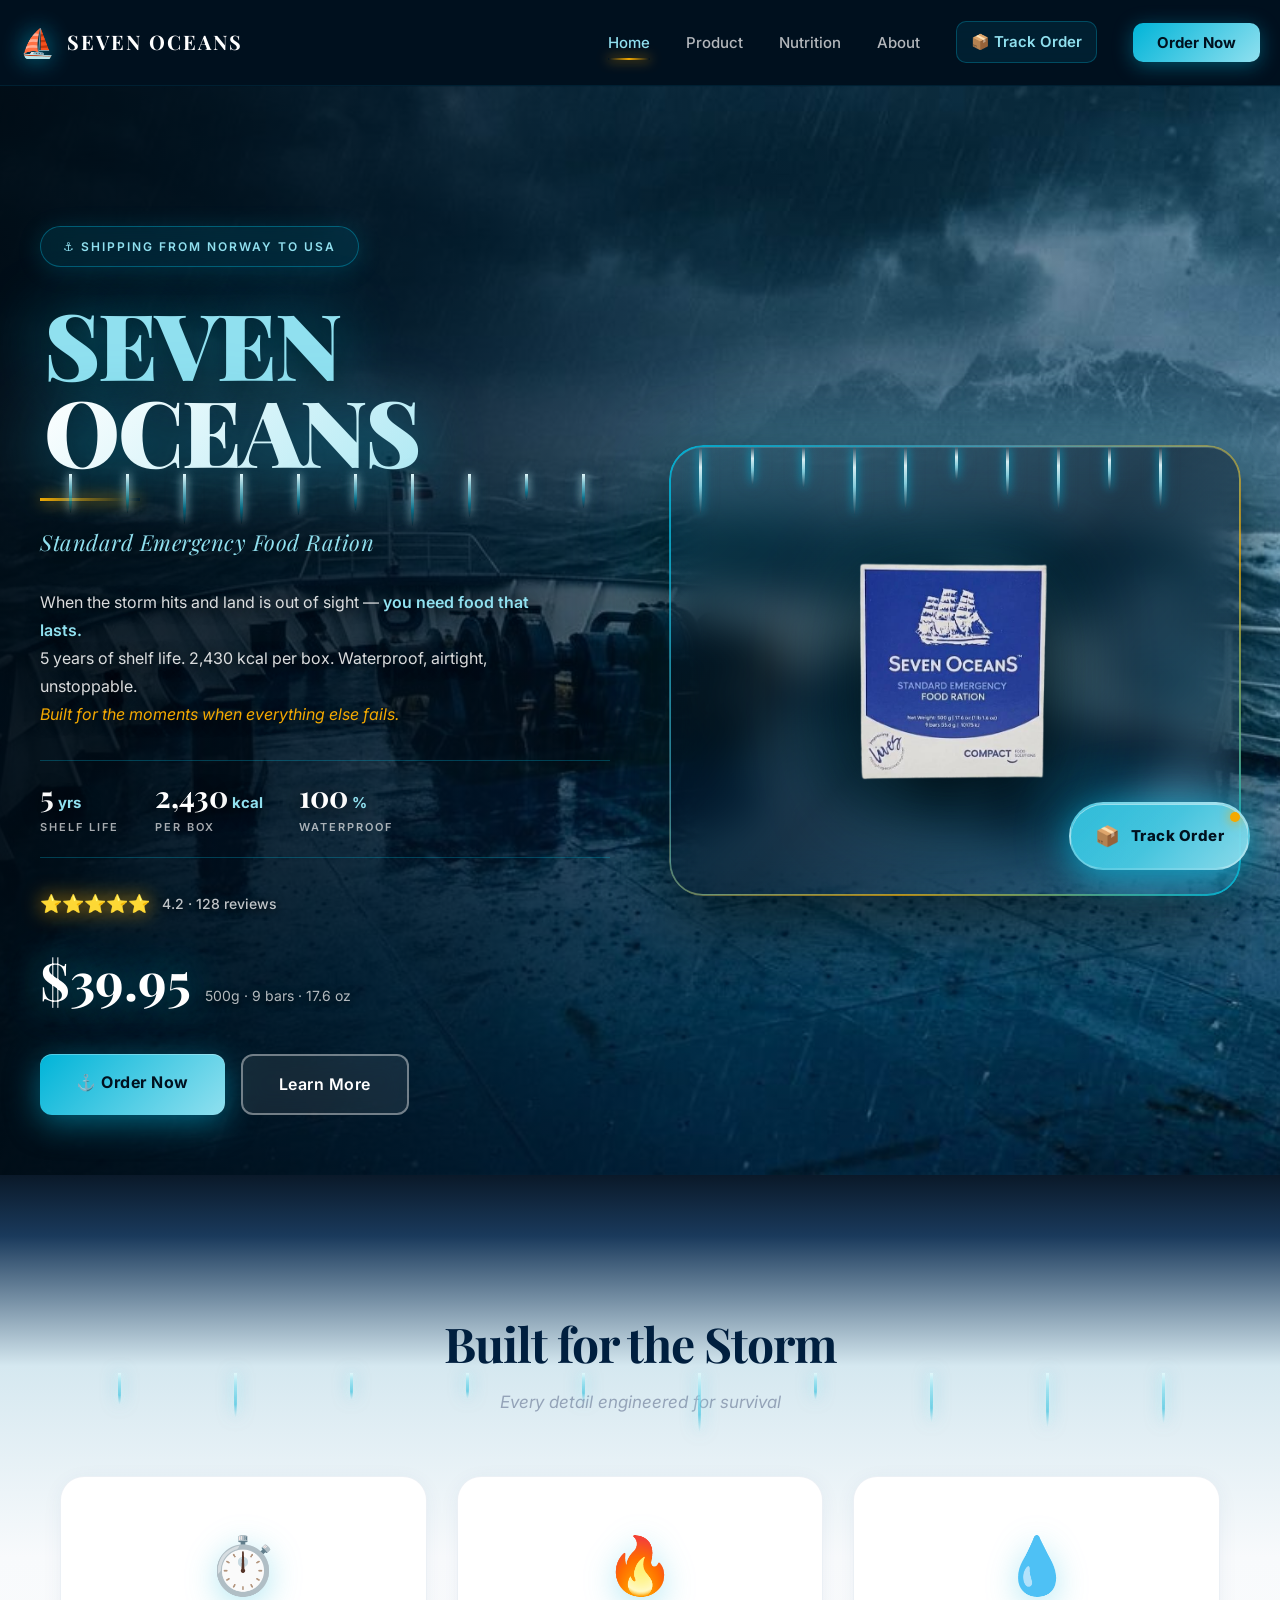
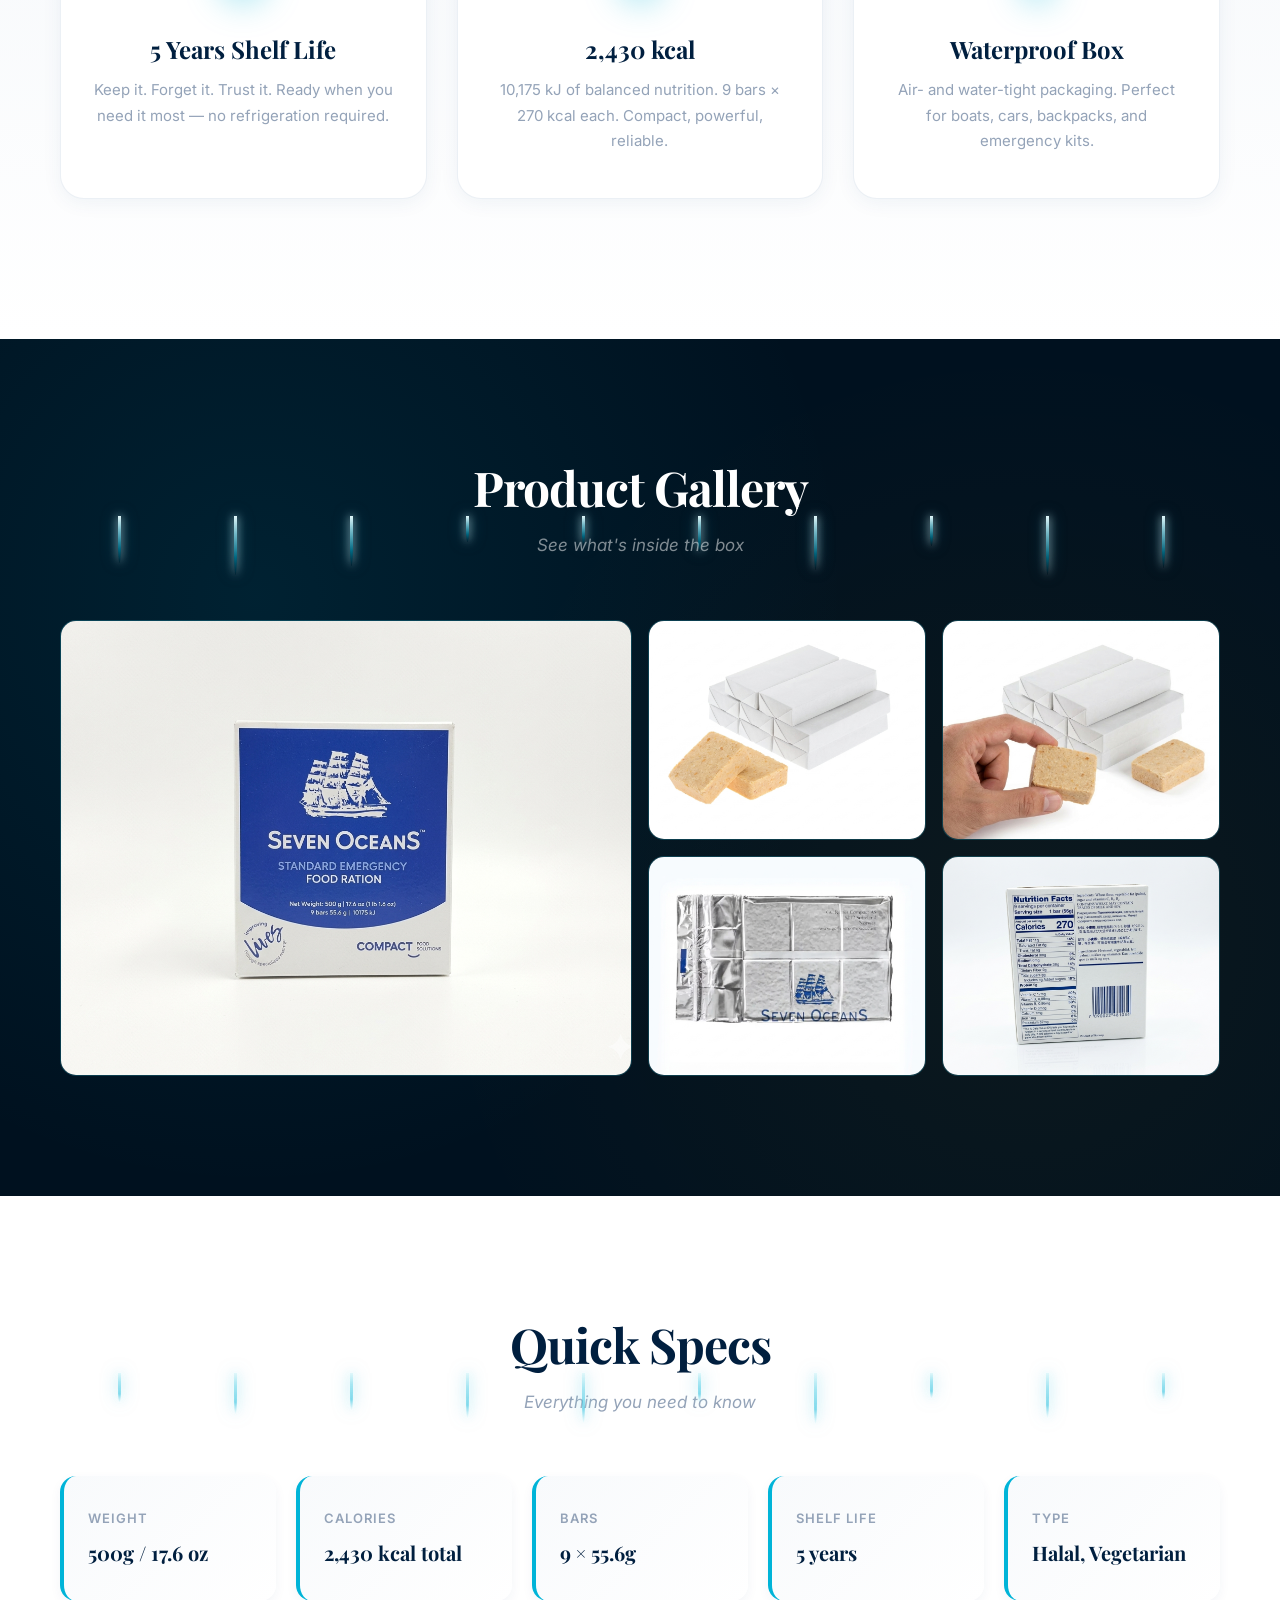
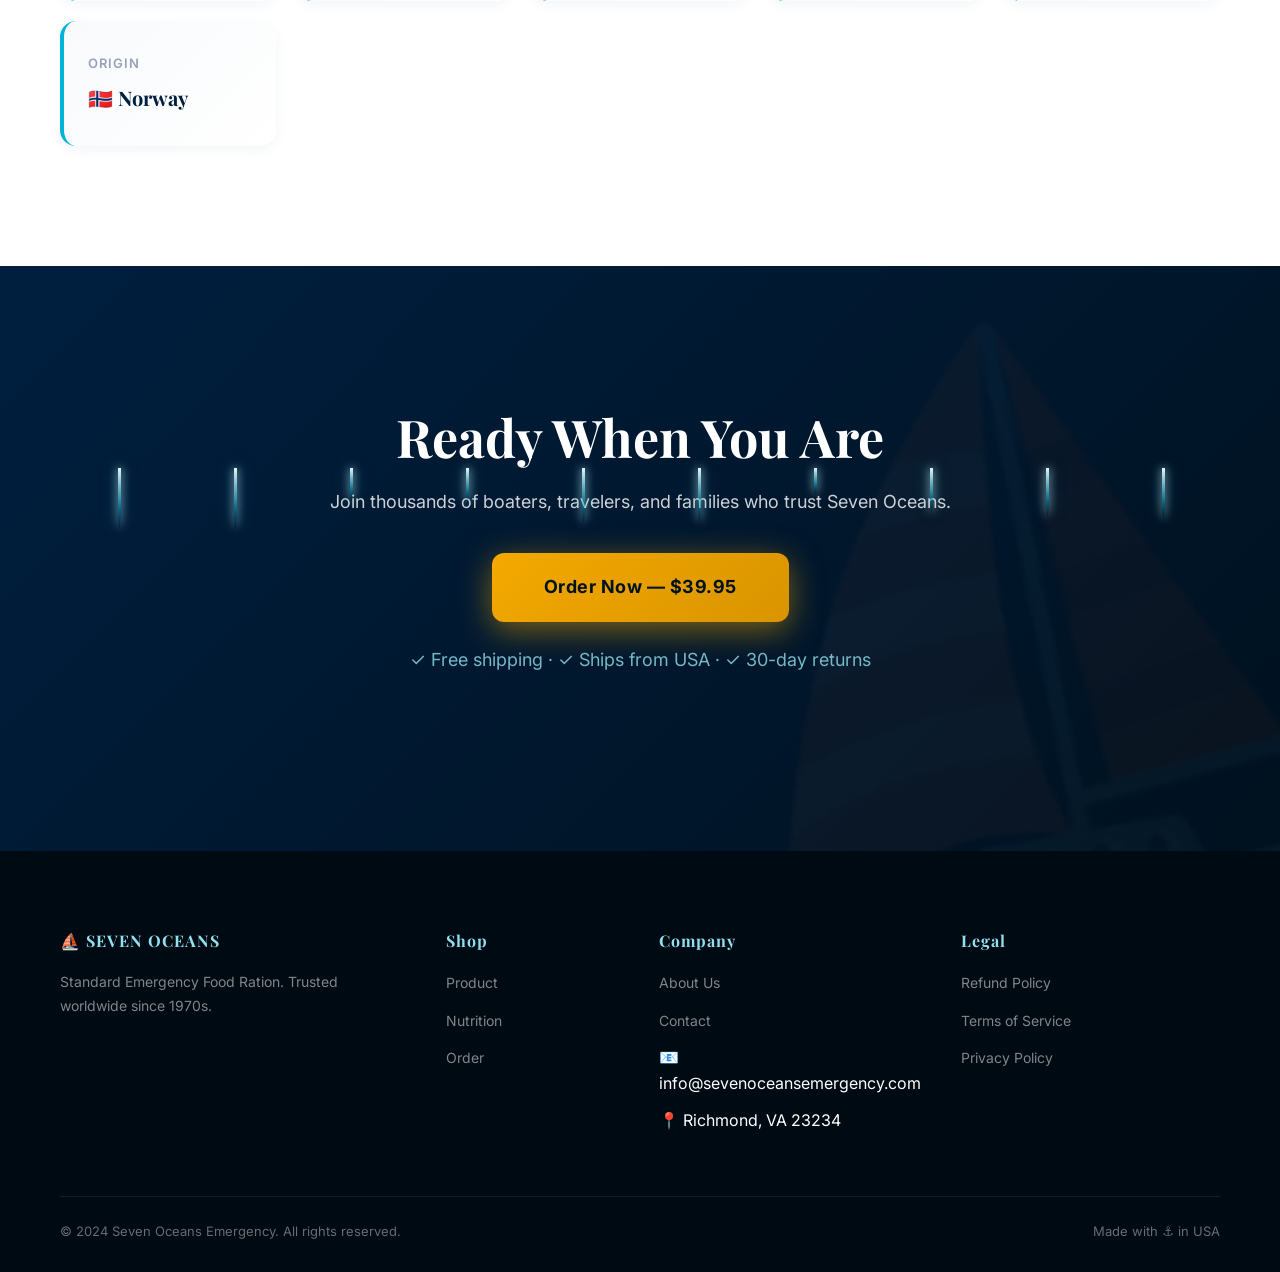
<file: index.html>
<!DOCTYPE html>
<html lang="en">
<head>
  <meta charset="UTF-8">
  <meta name="viewport" content="width=device-width, initial-scale=1.0">
  
  <title>Seven Oceans Emergency — Premium Norwegian Emergency Food Ration | 5-Year Shelf Life</title>
  <meta name="description" content="Norwegian emergency food ration trusted worldwide. 5-year shelf life, 2,430 kcal per box, waterproof packaging. Ships free from USA. Order your emergency supply today.">
  <meta name="keywords" content="emergency food, survival food, emergency ration, Norwegian food, 5 year shelf life, emergency kit, disaster preparedness, MRE, food storage">
  <meta name="author" content="Seven Oceans Emergency">
  <meta name="robots" content="index, follow">
  
  <meta name="google-site-verification" content="xIq4LcRTy7ELTvei1zBP1Ak1U9830VKlrFnNknp1I0I" />
  
  <link rel="canonical" href="https://sevenoceansemergency.com/">
  
  <meta property="og:type" content="website">
  <meta property="og:url" content="https://sevenoceansemergency.com/">
  <meta property="og:title" content="Seven Oceans Emergency — Norwegian Emergency Food Ration">
  <meta property="og:description" content="5-year shelf life. 2,430 kcal per box. Trusted worldwide. Ships free from USA.">
  <meta property="og:image" content="https://sevenoceansemergency.com/images/box-front.jpg">
  <meta property="og:site_name" content="Seven Oceans Emergency">
  
  <meta name="twitter:card" content="summary_large_image">
  <meta name="twitter:title" content="Seven Oceans Emergency — Norwegian Emergency Food Ration">
  <meta name="twitter:description" content="5-year shelf life. 2,430 kcal per box. Trusted worldwide.">
  <meta name="twitter:image" content="https://sevenoceansemergency.com/images/box-front.jpg">
  
  <link rel="icon" type="image/svg+xml" href="/favicon.svg">
  <link rel="apple-touch-icon" href="/favicon.svg">
  <meta name="theme-color" content="#001f3f">
  
  <script async src="https://www.googletagmanager.com/gtag/js?id=G-KR8SYZTL9H"></script>
  <script>
    window.dataLayer = window.dataLayer || [];
    function gtag(){dataLayer.push(arguments);}
    gtag('js', new Date());
    gtag('config', 'G-KR8SYZTL9H');
  </script>
  
  <link rel="preconnect" href="https://fonts.googleapis.com">
  <link rel="preconnect" href="https://fonts.gstatic.com" crossorigin>
  <link href="https://fonts.googleapis.com/css2?family=Playfair+Display:wght@600;700;900&family=Inter:wght@300;400;500;600;700;800&display=swap" rel="stylesheet">
  
  <link rel="stylesheet" href="style.css">
</head>
<body class="storm">

  <div class="rain" id="rain"></div>
  <div class="lightning" id="lightning"></div>

  <nav class="navbar">
    <div class="nav-container">
      <a href="index.html" class="logo">
        <span class="logo-ship">⛵</span>
        <span class="logo-text">SEVEN OCEANS</span>
      </a>
      <button class="menu-toggle" id="menuToggle">☰</button>
      <ul class="nav-menu" id="navMenu">
        <li><a href="index.html" class="active">Home</a></li>
        <li><a href="product.html">Product</a></li>
        <li><a href="nutrition.html">Nutrition</a></li>
        <li><a href="about.html">About</a></li>
        <li><a href="contact.html" class="btn-nav">Order Now</a></li>
      </ul>
    </div>
  </nav>

  <section class="hero">
    <div class="hero-content">
      <div class="hero-badge">⚓ Shipping from Norway to USA</div>
      <h1 class="hero-title">
        <span class="title-line1">SEVEN</span>
        <span class="title-line2">OCEANS</span>
      </h1>
      <div class="hero-divider"></div>
      <p class="hero-subtitle">Standard Emergency Food Ration</p>
      <p class="hero-desc">
        When the storm hits and land is out of sight — <strong>you need food that lasts.</strong><br>
        5 years of shelf life. 2,430 kcal per box. Waterproof, airtight, unstoppable.<br>
        <em>Built for the moments when everything else fails.</em>
      </p>
      <div class="hero-stats">
        <div class="stat">
          <div class="stat-value">5<span>yrs</span></div>
          <div class="stat-label">Shelf Life</div>
        </div>
        <div class="stat">
          <div class="stat-value">2,430<span>kcal</span></div>
          <div class="stat-label">Per Box</div>
        </div>
        <div class="stat">
          <div class="stat-value">100<span>%</span></div>
          <div class="stat-label">Waterproof</div>
        </div>
      </div>
      <div class="hero-rating">
        <span class="stars">⭐⭐⭐⭐⭐</span>
        <span class="rating-text">4.2 · 128 reviews</span>
      </div>
      <div class="hero-price">
        <span class="price">$39.95</span>
        <span class="price-detail">500g · 9 bars · 17.6 oz</span>
      </div>
      <div class="hero-buttons">
        <a href="contact.html" class="btn btn-primary">⚓ Order Now</a>
        <a href="product.html" class="btn btn-secondary">Learn More</a>
      </div>
    </div>
    <div class="hero-product">
      <div class="product-card">
        <img src="images/box-transparent.png" alt="Seven Oceans Emergency Food Ration">
        <div class="product-drips"></div>
      </div>
    </div>
  </section>

  <section class="features">
    <div class="container">
      <h2 class="section-title">Built for the Storm</h2>
      <p class="section-subtitle">Every detail engineered for survival</p>
      <div class="features-grid">
        <div class="feature-card">
          <div class="feature-icon">⏱️</div>
          <h3>5 Years Shelf Life</h3>
          <p>Keep it. Forget it. Trust it. Ready when you need it most — no refrigeration required.</p>
        </div>
        <div class="feature-card">
          <div class="feature-icon">🔥</div>
          <h3>2,430 kcal</h3>
          <p>10,175 kJ of balanced nutrition. 9 bars × 270 kcal each. Compact, powerful, reliable.</p>
        </div>
        <div class="feature-card">
          <div class="feature-icon">💧</div>
          <h3>Waterproof Box</h3>
          <p>Air- and water-tight packaging. Perfect for boats, cars, backpacks, and emergency kits.</p>
        </div>
      </div>
    </div>
  </section>

  <section class="gallery">
    <div class="container">
      <h2 class="section-title">Product Gallery</h2>
      <p class="section-subtitle">See what's inside the box</p>
      <div class="gallery-grid">
        <div class="gallery-item large">
          <img src="images/box-front.jpg" alt="Box Front">
        </div>
        <div class="gallery-item">
          <img src="images/bars-white.jpg" alt="Bars">
        </div>
        <div class="gallery-item">
          <img src="images/hand-holding.jpg" alt="Bar in hand">
        </div>
        <div class="gallery-item">
          <img src="images/foil.jpg" alt="Foil packaging">
        </div>
        <div class="gallery-item">
          <img src="images/nutrition.jpg" alt="Nutrition Facts">
        </div>
      </div>
    </div>
  </section>

  <section class="specs">
    <div class="container">
      <h2 class="section-title">Quick Specs</h2>
      <p class="section-subtitle">Everything you need to know</p>
      <div class="specs-grid">
        <div class="spec-item">
          <div class="spec-label">Weight</div>
          <div class="spec-value">500g / 17.6 oz</div>
        </div>
        <div class="spec-item">
          <div class="spec-label">Calories</div>
          <div class="spec-value">2,430 kcal total</div>
        </div>
        <div class="spec-item">
          <div class="spec-label">Bars</div>
          <div class="spec-value">9 × 55.6g</div>
        </div>
        <div class="spec-item">
          <div class="spec-label">Shelf Life</div>
          <div class="spec-value">5 years</div>
        </div>
        <div class="spec-item">
          <div class="spec-label">Type</div>
          <div class="spec-value">Halal, Vegetarian</div>
        </div>
        <div class="spec-item">
          <div class="spec-label">Origin</div>
          <div class="spec-value">🇳🇴 Norway</div>
        </div>
      </div>
    </div>
  </section>

  <section class="cta">
    <div class="container">
      <h2>Ready When You Are</h2>
      <p>Join thousands of boaters, travelers, and families who trust Seven Oceans.</p>
      <div class="cta-buttons">
        <a href="contact.html" class="btn btn-primary btn-large">Order Now — $39.95</a>
      </div>
      <p class="cta-note">✓ Free shipping · ✓ Ships from USA · ✓ 30-day returns</p>
    </div>
  </section>

  <footer class="footer">
    <div class="container">
      <div class="footer-grid">
        <div class="footer-col">
          <h4>⛵ SEVEN OCEANS</h4>
          <p>Standard Emergency Food Ration. Trusted worldwide since 1970s.</p>
        </div>
        <div class="footer-col">
          <h4>Shop</h4>
          <ul>
            <li><a href="product.html">Product</a></li>
            <li><a href="nutrition.html">Nutrition</a></li>
            <li><a href="contact.html">Order</a></li>
          </ul>
        </div>
        <div class="footer-col">
          <h4>Company</h4>
          <ul>
            <li><a href="about.html">About Us</a></li>
            <li><a href="contact.html">Contact</a></li>
            <li>📧 info@sevenoceansemergency.com</li>
            <li>📍 Richmond, VA 23234</li>
          </ul>
        </div>
        <div class="footer-col">
          <h4>Legal</h4>
          <ul>
            <li><a href="refund.html">Refund Policy</a></li>
            <li><a href="terms.html">Terms of Service</a></li>
            <li><a href="privacy.html">Privacy Policy</a></li>
          </ul>
        </div>
      </div>
      <div class="footer-bottom">
        <p>© 2024 Seven Oceans Emergency. All rights reserved.</p>
        <p>Made with ⚓ in USA</p>
      </div>
    </div>
  </footer>

  <script src="script.js"></script>
</body>
</html>
</file>
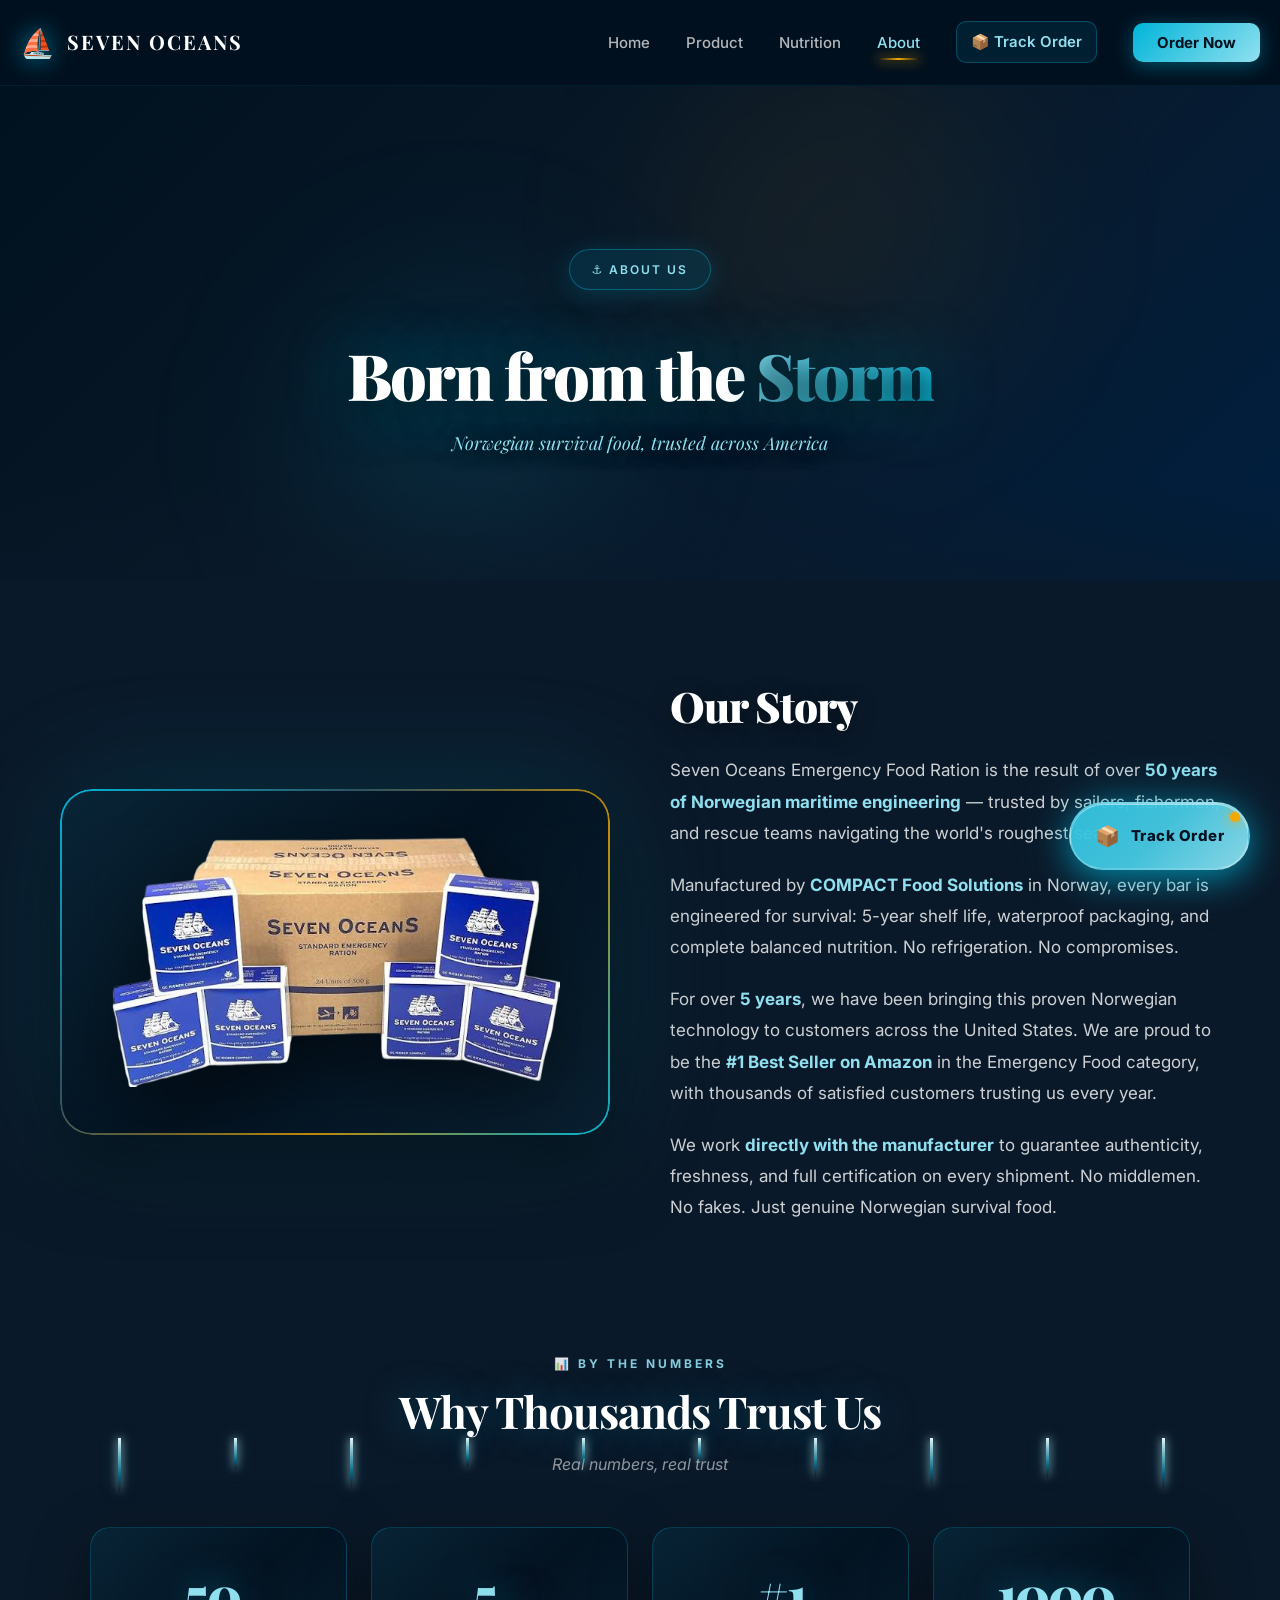
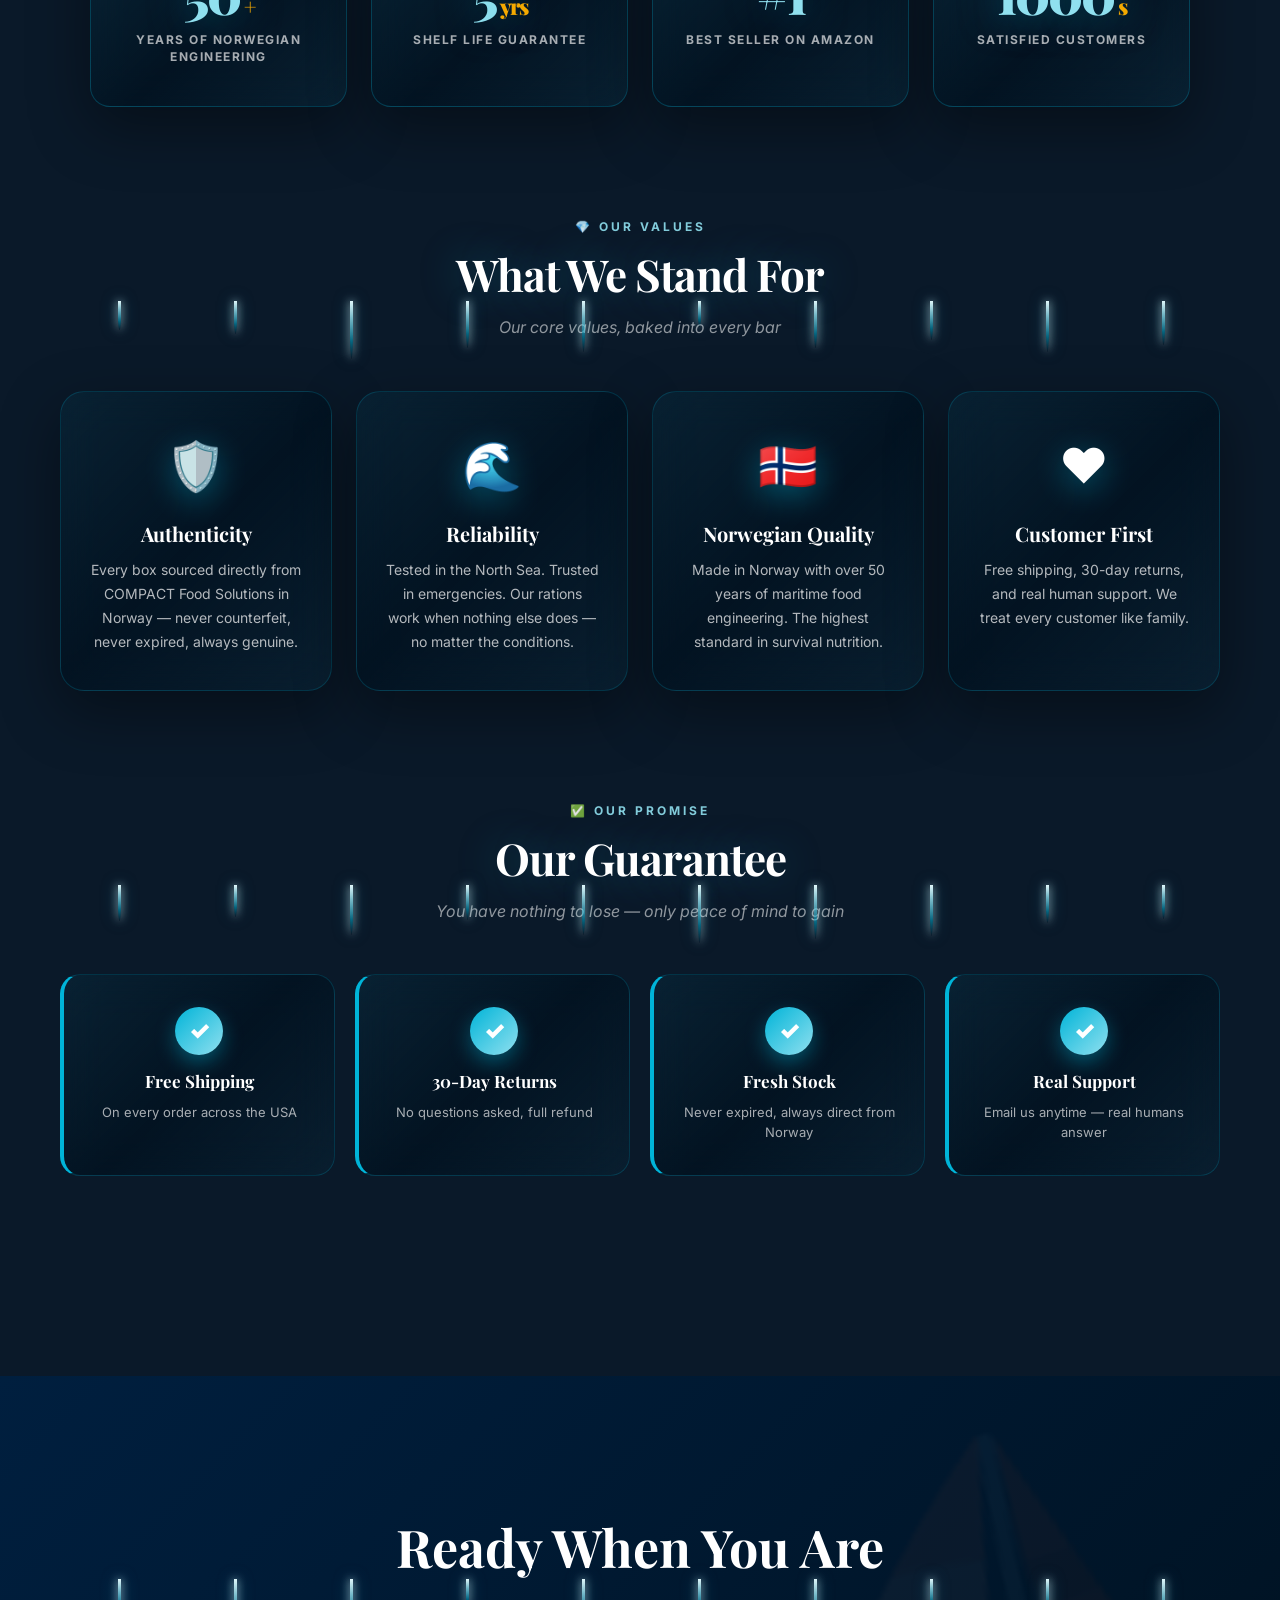
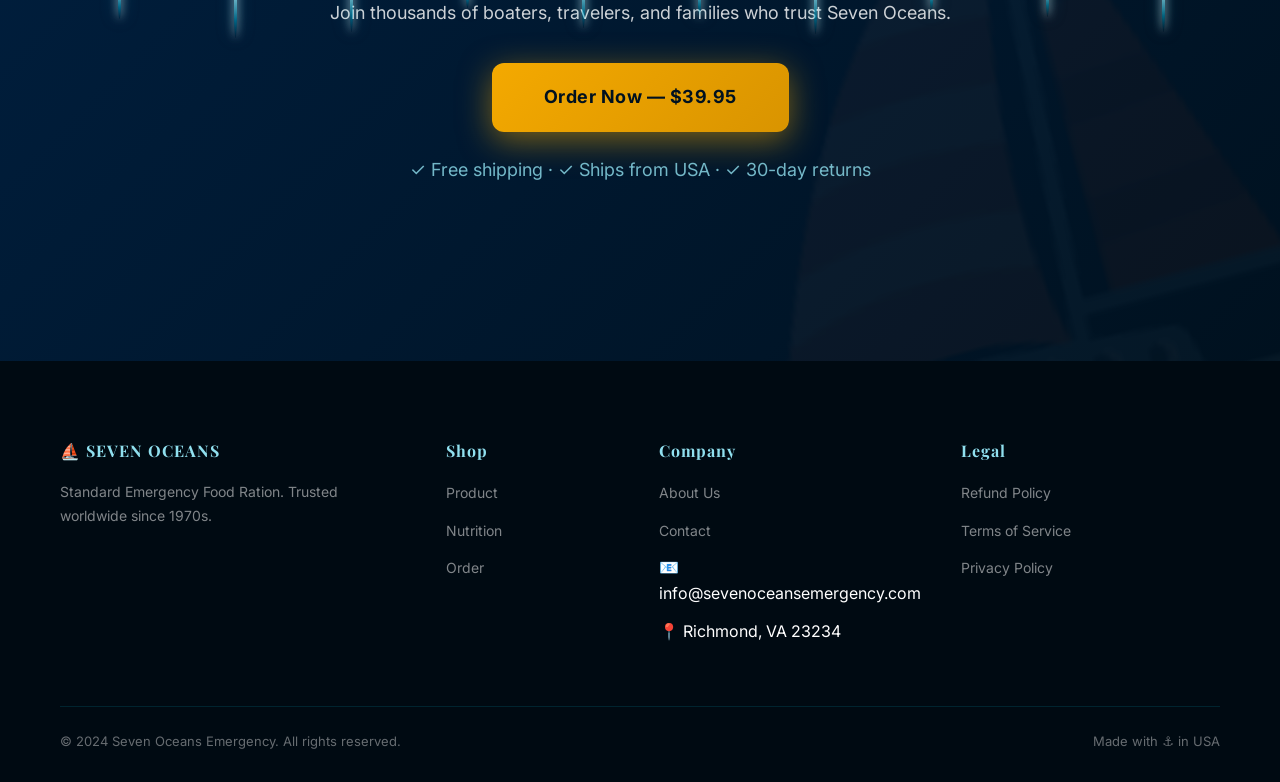
<file: about.html>
<!DOCTYPE html>
<html lang="en">
<head>
  <meta charset="UTF-8">
  <meta name="viewport" content="width=device-width, initial-scale=1.0">
  
  <title>About Us — Seven Oceans Emergency Food | Norwegian Quality Since 1970s</title>
  <meta name="description" content="Learn about Seven Oceans Emergency Food — trusted by NATO forces, sailors, and families worldwide. Over 50 years of Norwegian maritime engineering. #1 Best Seller on Amazon.">
  <meta name="keywords" content="about seven oceans, Norwegian emergency food, survival food company, emergency ration manufacturer">
  <meta name="robots" content="index, follow">
  
  <link rel="canonical" href="https://sevenoceansemergency.com/about.html">
  
  <meta property="og:type" content="website">
  <meta property="og:url" content="https://sevenoceansemergency.com/about.html">
  <meta property="og:title" content="About Seven Oceans Emergency Food">
  <meta property="og:description" content="Trusted by NATO forces and sailors worldwide. Made in Norway.">
  <meta property="og:image" content="https://sevenoceansemergency.com/images/about-us.png">
  
  <meta name="twitter:card" content="summary_large_image">
  
  <link rel="icon" type="image/svg+xml" href="/favicon.svg">
  <link rel="apple-touch-icon" href="/favicon.svg">
  <meta name="theme-color" content="#001f3f">
  
  <script async src="https://www.googletagmanager.com/gtag/js?id=G-KR8SYZTL9H"></script>
  <script>
    window.dataLayer = window.dataLayer || [];
    function gtag(){dataLayer.push(arguments);}
    gtag('js', new Date());
    gtag('config', 'G-KR8SYZTL9H');
  </script>
  
  <link rel="preconnect" href="https://fonts.googleapis.com">
  <link rel="preconnect" href="https://fonts.gstatic.com" crossorigin>
  <link href="https://fonts.googleapis.com/css2?family=Playfair+Display:wght@600;700;900&family=Inter:wght@300;400;500;600;700;800&display=swap" rel="stylesheet">
  
  <link rel="stylesheet" href="style.css">
  <link rel="stylesheet" href="pages.css">
</head>
<body class="storm">

  <div class="rain" id="rain"></div>
  <div class="lightning" id="lightning"></div>

  <nav class="navbar">
    <div class="nav-container">
      <a href="index.html" class="logo">
        <span class="logo-ship">⛵</span>
        <span class="logo-text">SEVEN OCEANS</span>
      </a>
      <button class="menu-toggle" id="menuToggle">☰</button>
      <ul class="nav-menu" id="navMenu">
        <li><a href="index.html">Home</a></li>
        <li><a href="product.html">Product</a></li>
        <li><a href="nutrition.html">Nutrition</a></li>
        <li><a href="about.html" class="active">About</a></li>
        <li><a href="contact.html" class="btn-nav">Order Now</a></li>
      </ul>
    </div>
  </nav>

  <section class="page-hero">
    <div class="page-hero-content">
      <div class="hero-badge">⚓ About Us</div>
      <h1 class="page-title">Born from the <span>Storm</span></h1>
      <p class="page-subtitle">Norwegian survival food, trusted across America</p>
    </div>
  </section>

  <section class="page-content">
    <div class="container">

      <div class="about-grid">
        <div class="about-image">
          <img src="images/about-us.png" alt="About Seven Oceans">
        </div>

        <div class="about-text">
          <h2>Our Story</h2>
          <p>
            Seven Oceans Emergency Food Ration is the result of over <strong>50 years of Norwegian maritime engineering</strong> — trusted by sailors, fishermen, and rescue teams navigating the world's roughest seas.
          </p>
          <p>
            Manufactured by <strong>COMPACT Food Solutions</strong> in Norway, every bar is engineered for survival: 5-year shelf life, waterproof packaging, and complete balanced nutrition. No refrigeration. No compromises.
          </p>
          <p>
            For over <strong>5 years</strong>, we have been bringing this proven Norwegian technology to customers across the United States. We are proud to be the <strong>#1 Best Seller on Amazon</strong> in the Emergency Food category, with thousands of satisfied customers trusting us every year.
          </p>
          <p>
            We work <strong>directly with the manufacturer</strong> to guarantee authenticity, freshness, and full certification on every shipment. No middlemen. No fakes. Just genuine Norwegian survival food.
          </p>
        </div>
      </div>

      <div class="stats-section">
        <span class="section-eyebrow">📊 By The Numbers</span>
        <h2 class="section-title">Why Thousands Trust Us</h2>
        <p class="section-subtitle">Real numbers, real trust</p>

        <div class="stats-grid">
          <div class="stat-block">
            <div class="stat-number">50<span>+</span></div>
            <div class="stat-label">Years of Norwegian Engineering</div>
          </div>
          <div class="stat-block">
            <div class="stat-number">5<span>yrs</span></div>
            <div class="stat-label">Shelf Life Guarantee</div>
          </div>
          <div class="stat-block">
            <div class="stat-number">#1</div>
            <div class="stat-label">Best Seller on Amazon</div>
          </div>
          <div class="stat-block">
            <div class="stat-number">1000<span>s</span></div>
            <div class="stat-label">Satisfied Customers</div>
          </div>
        </div>
      </div>

      <div class="values-section">
        <span class="section-eyebrow">💎 Our Values</span>
        <h2 class="section-title">What We Stand For</h2>
        <p class="section-subtitle">Our core values, baked into every bar</p>

        <div class="values-grid">
          <div class="value-card">
            <div class="value-icon">🛡️</div>
            <h3>Authenticity</h3>
            <p>Every box sourced directly from COMPACT Food Solutions in Norway — never counterfeit, never expired, always genuine.</p>
          </div>
          <div class="value-card">
            <div class="value-icon">🌊</div>
            <h3>Reliability</h3>
            <p>Tested in the North Sea. Trusted in emergencies. Our rations work when nothing else does — no matter the conditions.</p>
          </div>
          <div class="value-card">
            <div class="value-icon">🇳🇴</div>
            <h3>Norwegian Quality</h3>
            <p>Made in Norway with over 50 years of maritime food engineering. The highest standard in survival nutrition.</p>
          </div>
          <div class="value-card">
            <div class="value-icon">❤️</div>
            <h3>Customer First</h3>
            <p>Free shipping, 30-day returns, and real human support. We treat every customer like family.</p>
          </div>
        </div>
      </div>

      <div class="guarantee-section">
        <span class="section-eyebrow">✅ Our Promise</span>
        <h2 class="section-title">Our Guarantee</h2>
        <p class="section-subtitle">You have nothing to lose — only peace of mind to gain</p>

        <div class="guarantee-grid">
          <div class="guarantee-card">
            <div class="guarantee-icon">✓</div>
            <h4>Free Shipping</h4>
            <p>On every order across the USA</p>
          </div>
          <div class="guarantee-card">
            <div class="guarantee-icon">✓</div>
            <h4>30-Day Returns</h4>
            <p>No questions asked, full refund</p>
          </div>
          <div class="guarantee-card">
            <div class="guarantee-icon">✓</div>
            <h4>Fresh Stock</h4>
            <p>Never expired, always direct from Norway</p>
          </div>
          <div class="guarantee-card">
            <div class="guarantee-icon">✓</div>
            <h4>Real Support</h4>
            <p>Email us anytime — real humans answer</p>
          </div>
        </div>
      </div>

    </div>
  </section>

  <section class="cta">
    <div class="container">
      <h2>Ready When You Are</h2>
      <p>Join thousands of boaters, travelers, and families who trust Seven Oceans.</p>
      <div class="cta-buttons">
        <a href="contact.html" class="btn btn-primary btn-large">Order Now — $39.95</a>
      </div>
      <p class="cta-note">✓ Free shipping · ✓ Ships from USA · ✓ 30-day returns</p>
    </div>
  </section>

  <footer class="footer">
    <div class="container">
      <div class="footer-grid">
        <div class="footer-col">
          <h4>⛵ SEVEN OCEANS</h4>
          <p>Standard Emergency Food Ration. Trusted worldwide since 1970s.</p>
        </div>
        <div class="footer-col">
          <h4>Shop</h4>
          <ul>
            <li><a href="product.html">Product</a></li>
            <li><a href="nutrition.html">Nutrition</a></li>
            <li><a href="contact.html">Order</a></li>
          </ul>
        </div>
        <div class="footer-col">
          <h4>Company</h4>
          <ul>
            <li><a href="about.html">About Us</a></li>
            <li><a href="contact.html">Contact</a></li>
            <li>📧 info@sevenoceansemergency.com</li>
            <li>📍 Richmond, VA 23234</li>
          </ul>
        </div>
        <div class="footer-col">
          <h4>Legal</h4>
          <ul>
            <li><a href="refund.html">Refund Policy</a></li>
            <li><a href="terms.html">Terms of Service</a></li>
            <li><a href="privacy.html">Privacy Policy</a></li>
          </ul>
        </div>
      </div>
      <div class="footer-bottom">
        <p>© 2024 Seven Oceans Emergency. All rights reserved.</p>
        <p>Made with ⚓ in USA</p>
      </div>
    </div>
  </footer>

  <script src="script.js"></script>
</body>
</html>
</file>
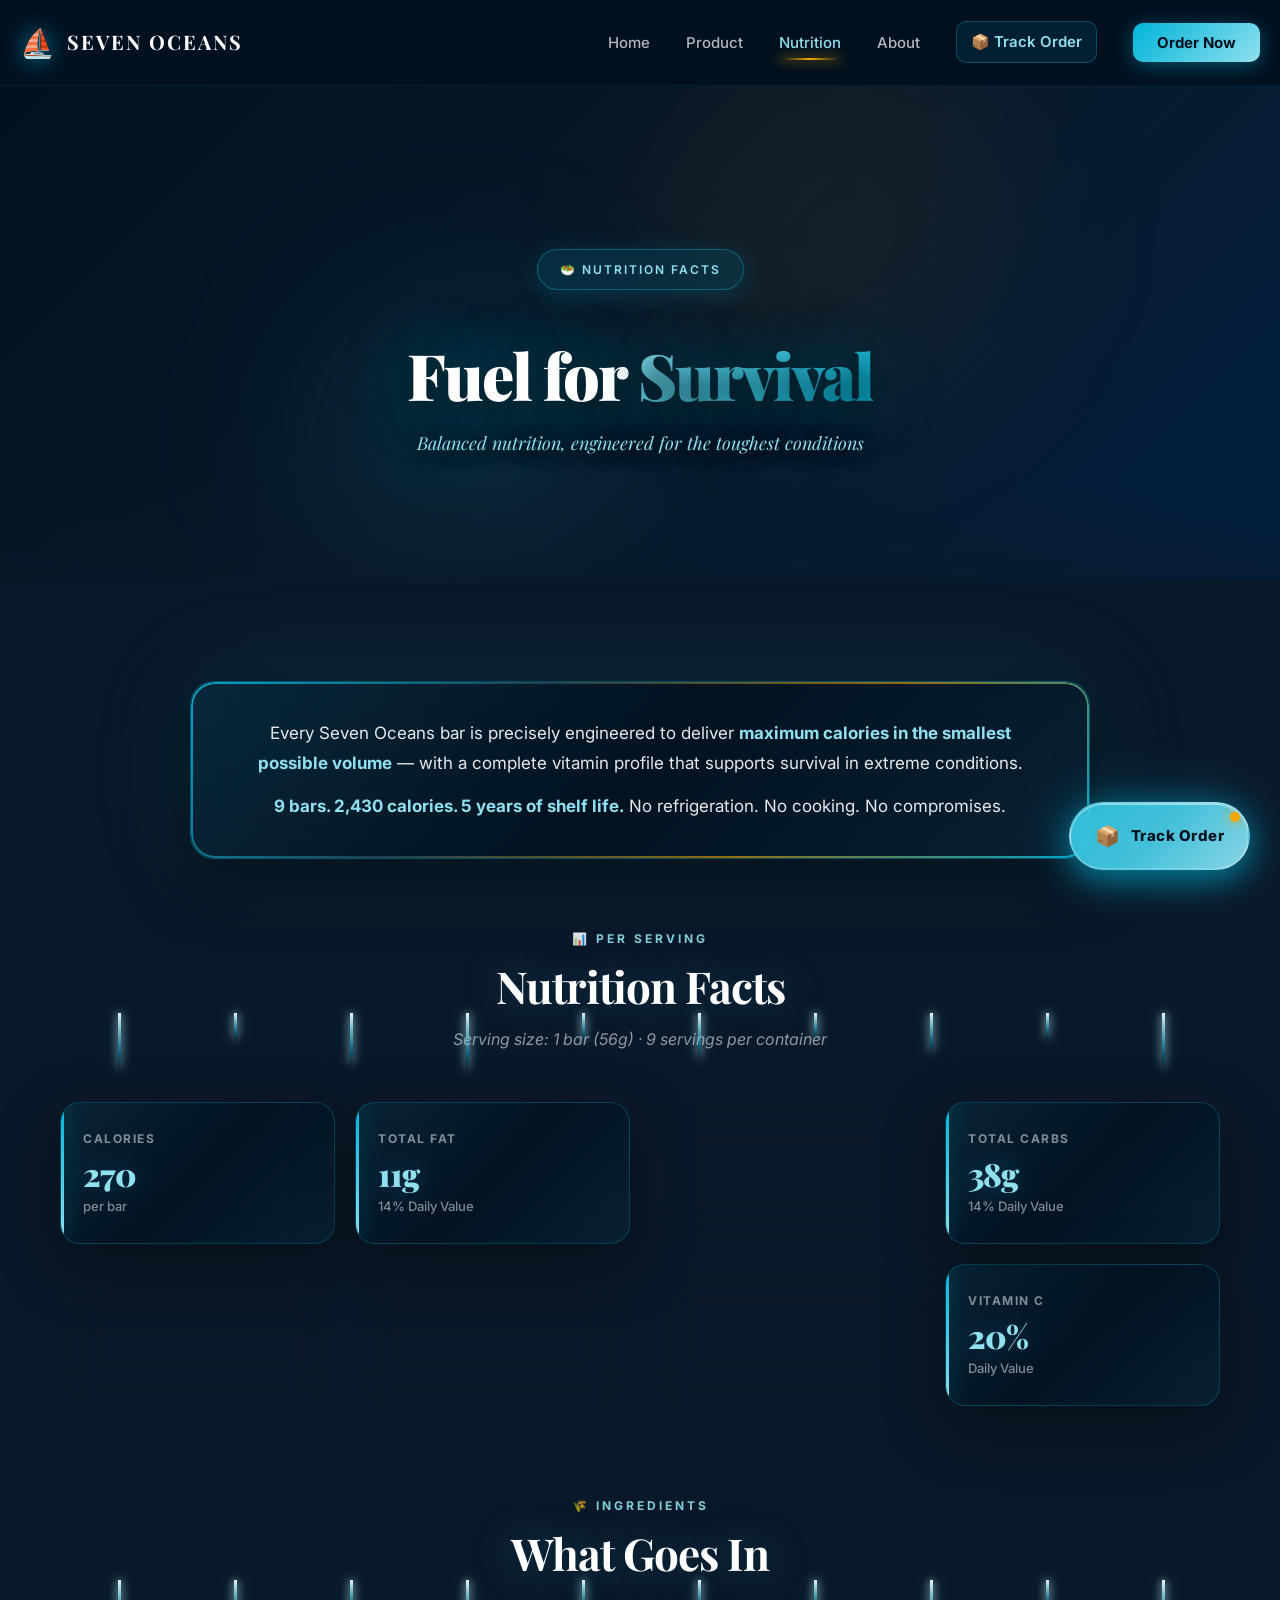
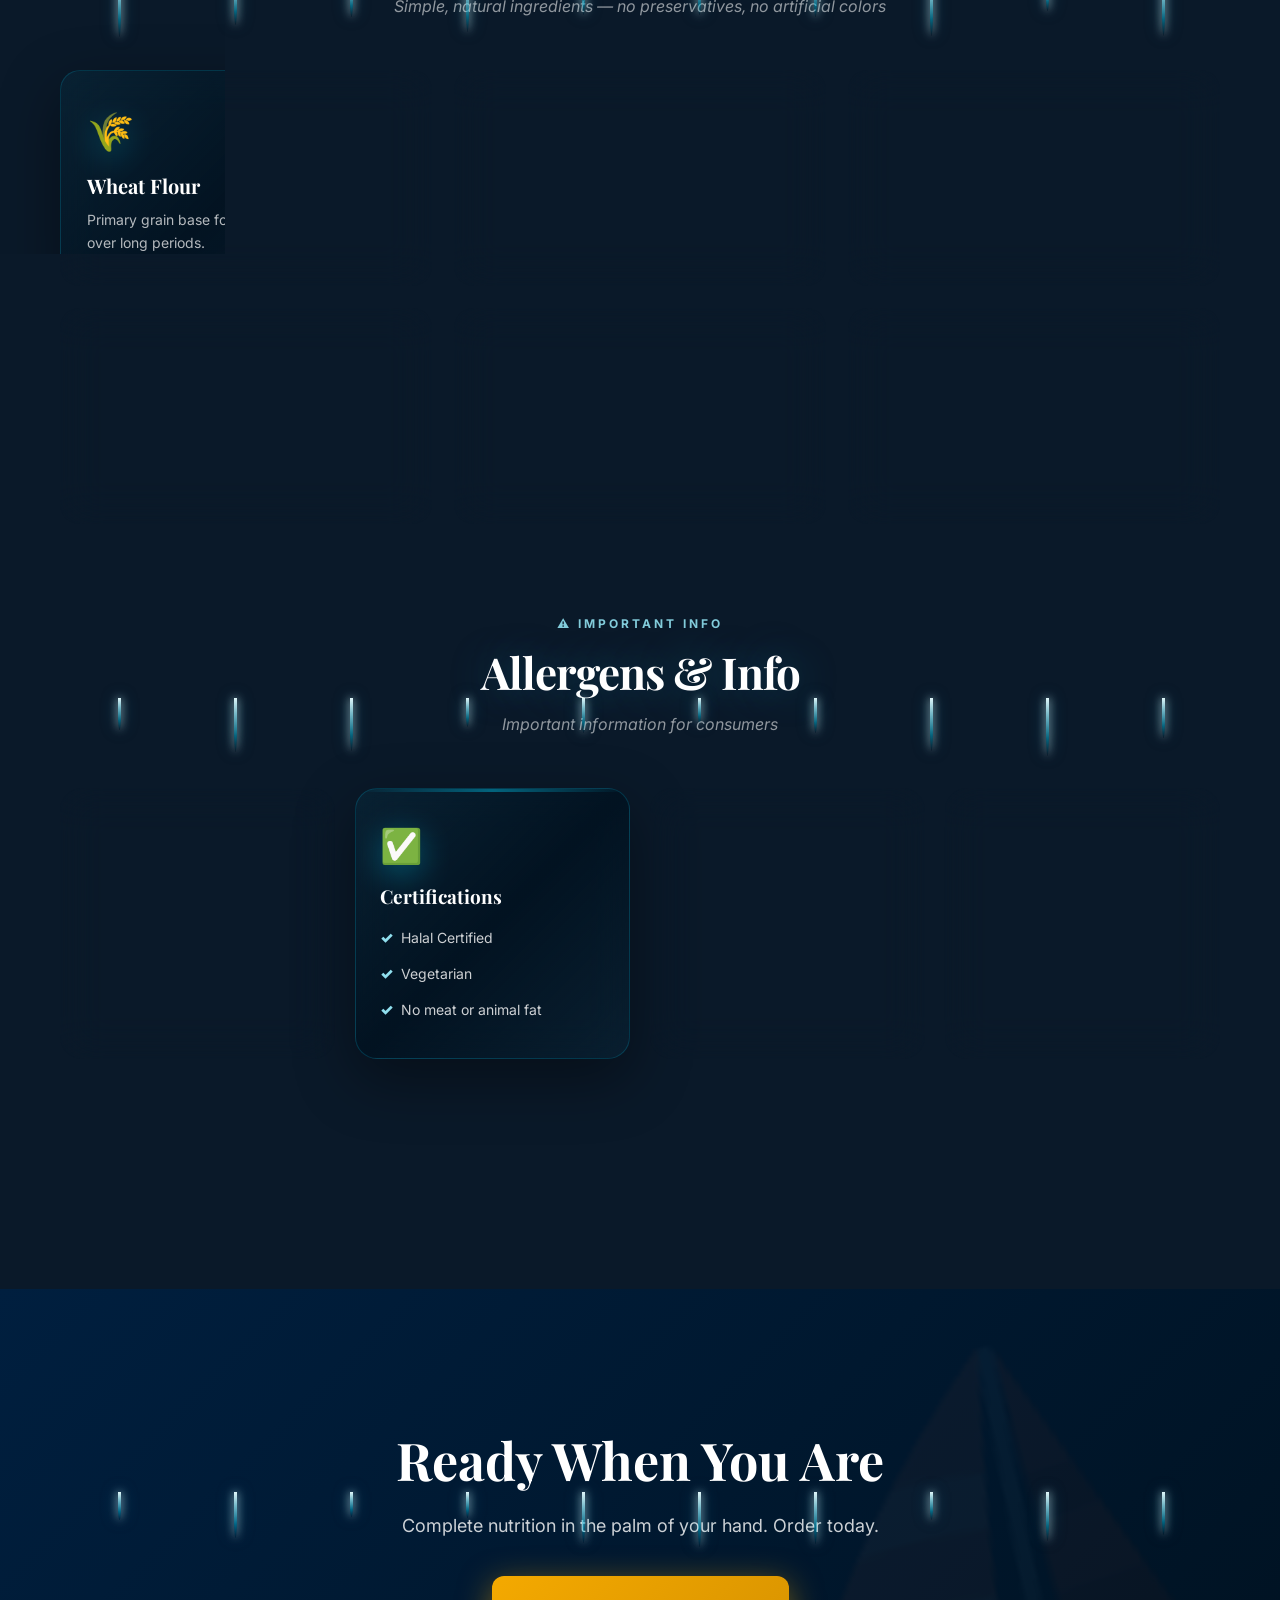
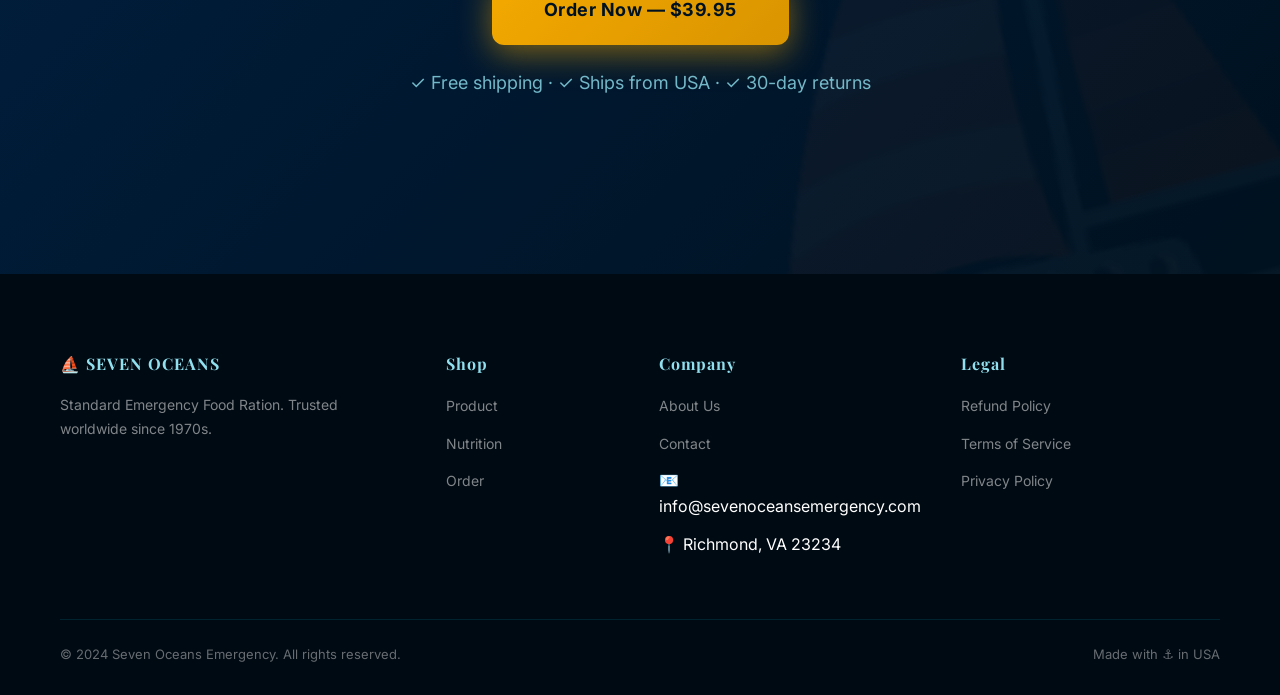
<file: nutrition.html>
<!DOCTYPE html>
<html lang="en">
<head>
  <meta charset="UTF-8">
  <meta name="viewport" content="width=device-width, initial-scale=1.0">
  
  <title>Nutrition — Seven Oceans Emergency Food Ration | Ingredients & Facts</title>
  <meta name="description" content="Full nutrition facts and ingredients. 270 kcal per bar, 9 bars per box. Vitamins C, B1, B2. Halal, Vegetarian, no preservatives. Made in Norway.">
  <meta name="keywords" content="emergency food nutrition, survival food ingredients, nutrition facts, emergency ration composition">
  <meta name="robots" content="index, follow">
  
  <link rel="canonical" href="https://sevenoceansemergency.com/nutrition.html">
  
  <meta property="og:type" content="website">
  <meta property="og:url" content="https://sevenoceansemergency.com/nutrition.html">
  <meta property="og:title" content="Seven Oceans Emergency Food — Nutrition Facts">
  <meta property="og:description" content="Complete nutrition info. 270 kcal per bar. Halal & Vegetarian.">
  <meta property="og:image" content="https://sevenoceansemergency.com/images/nutrition.jpg">
  
  <meta name="twitter:card" content="summary_large_image">
  
  <link rel="icon" type="image/svg+xml" href="/favicon.svg">
  <link rel="apple-touch-icon" href="/favicon.svg">
  <meta name="theme-color" content="#001f3f">
  
  <script async src="https://www.googletagmanager.com/gtag/js?id=G-KR8SYZTL9H"></script>
  <script>
    window.dataLayer = window.dataLayer || [];
    function gtag(){dataLayer.push(arguments);}
    gtag('js', new Date());
    gtag('config', 'G-KR8SYZTL9H');
  </script>
  
  <link rel="preconnect" href="https://fonts.googleapis.com">
  <link rel="preconnect" href="https://fonts.gstatic.com" crossorigin>
  <link href="https://fonts.googleapis.com/css2?family=Playfair+Display:wght@600;700;900&family=Inter:wght@300;400;500;600;700;800&display=swap" rel="stylesheet">
  
  <link rel="stylesheet" href="style.css">
  <link rel="stylesheet" href="pages.css">
</head>
<body class="storm">

  <div class="rain" id="rain"></div>
  <div class="lightning" id="lightning"></div>

  <nav class="navbar">
    <div class="nav-container">
      <a href="index.html" class="logo">
        <span class="logo-ship">⛵</span>
        <span class="logo-text">SEVEN OCEANS</span>
      </a>
      <button class="menu-toggle" id="menuToggle">☰</button>
      <ul class="nav-menu" id="navMenu">
        <li><a href="index.html">Home</a></li>
        <li><a href="product.html">Product</a></li>
        <li><a href="nutrition.html" class="active">Nutrition</a></li>
        <li><a href="about.html">About</a></li>
        <li><a href="contact.html" class="btn-nav">Order Now</a></li>
      </ul>
    </div>
  </nav>

  <section class="page-hero">
    <div class="page-hero-content">
      <div class="hero-badge">🥗 Nutrition Facts</div>
      <h1 class="page-title">Fuel for <span>Survival</span></h1>
      <p class="page-subtitle">Balanced nutrition, engineered for the toughest conditions</p>
    </div>
  </section>

  <section class="page-content">
    <div class="container">

      <div class="intro-block">
        <p>Every Seven Oceans bar is precisely engineered to deliver <strong>maximum calories in the smallest possible volume</strong> — with a complete vitamin profile that supports survival in extreme conditions.</p>
        <p><strong>9 bars. 2,430 calories. 5 years of shelf life.</strong> No refrigeration. No cooking. No compromises.</p>
      </div>

      <div class="specs-section">
        <span class="section-eyebrow">📊 Per Serving</span>
        <h2 class="section-title">Nutrition Facts</h2>
        <p class="section-subtitle">Serving size: 1 bar (56g) · 9 servings per container</p>

        <div class="nutrition-blocks">
          <div class="nutrition-block">
            <div class="nutrient-name">Calories</div>
            <div class="nutrient-value">270</div>
            <div class="nutrient-unit">per bar</div>
          </div>
          <div class="nutrition-block">
            <div class="nutrient-name">Total Fat</div>
            <div class="nutrient-value">11g</div>
            <div class="nutrient-unit">14% Daily Value</div>
          </div>
          <div class="nutrition-block">
            <div class="nutrient-name">Saturated Fat</div>
            <div class="nutrient-value">6g</div>
            <div class="nutrient-unit">30% Daily Value</div>
          </div>
          <div class="nutrition-block">
            <div class="nutrient-name">Total Carbs</div>
            <div class="nutrient-value">38g</div>
            <div class="nutrient-unit">14% Daily Value</div>
          </div>
          <div class="nutrition-block">
            <div class="nutrient-name">Protein</div>
            <div class="nutrient-value">5g</div>
            <div class="nutrient-unit">per bar</div>
          </div>
          <div class="nutrition-block">
            <div class="nutrient-name">Vitamin B₁</div>
            <div class="nutrient-value">70%</div>
            <div class="nutrient-unit">Daily Value</div>
          </div>
          <div class="nutrition-block">
            <div class="nutrient-name">Vitamin B₂</div>
            <div class="nutrient-value">50%</div>
            <div class="nutrient-unit">Daily Value</div>
          </div>
          <div class="nutrition-block">
            <div class="nutrient-name">Vitamin C</div>
            <div class="nutrient-value">20%</div>
            <div class="nutrient-unit">Daily Value</div>
          </div>
        </div>
      </div>

      <div class="specs-section">
        <span class="section-eyebrow">🌾 Ingredients</span>
        <h2 class="section-title">What Goes In</h2>
        <p class="section-subtitle">Simple, natural ingredients — no preservatives, no artificial colors</p>

        <div class="ingredients-grid">
          <div class="ingredient-card">
            <span class="ingredient-icon">🌾</span>
            <h3>Wheat Flour</h3>
            <p>Primary grain base for sustained energy release over long periods.</p>
          </div>
          <div class="ingredient-card">
            <span class="ingredient-icon">🌴</span>
            <h3>Vegetable Fat</h3>
            <p>Palm oil for long-lasting satiety and shelf stability.</p>
          </div>
          <div class="ingredient-card">
            <span class="ingredient-icon">🍯</span>
            <h3>Sugar</h3>
            <p>Quick energy source for emergencies — reliable, fast-acting.</p>
          </div>
          <div class="ingredient-card">
            <span class="ingredient-icon">🌿</span>
            <h3>Malt</h3>
            <p>Natural flavor and additional nutrient density.</p>
          </div>
          <div class="ingredient-card">
            <span class="ingredient-icon">💊</span>
            <h3>Vitamins</h3>
            <p>C, B₁, B₂ — essential micronutrients for survival.</p>
          </div>
          <div class="ingredient-card">
            <span class="ingredient-icon">✅</span>
            <h3>No Additives</h3>
            <p>No meat, no animal fat, no preservatives, no artificial colors.</p>
          </div>
        </div>
      </div>

      <div class="specs-section">
        <span class="section-eyebrow">⚠️ Important Info</span>
        <h2 class="section-title">Allergens &amp; Info</h2>
        <p class="section-subtitle">Important information for consumers</p>

        <div class="info-grid">
          <div class="info-card">
            <span class="info-card-icon">⚠️</span>
            <h3>Contains</h3>
            <p><strong>Wheat</strong>. May contain traces of <strong>milk</strong> and <strong>soy</strong>.</p>
          </div>
          <div class="info-card">
            <span class="info-card-icon">✅</span>
            <h3>Certifications</h3>
            <ul>
              <li>Halal Certified</li>
              <li>Vegetarian</li>
              <li>No meat or animal fat</li>
            </ul>
          </div>
          <div class="info-card">
            <span class="info-card-icon">📦</span>
            <h3>Storage</h3>
            <ul>
              <li>5 years shelf life</li>
              <li>Store in cool, dry place</li>
              <li>No refrigeration required</li>
            </ul>
          </div>
          <div class="info-card">
            <span class="info-card-icon">🌍</span>
            <h3>Origin</h3>
            <p>Made in <strong>Norway</strong> by <strong>COMPACT Food Solutions</strong>.</p>
            <p>Authorized direct from the manufacturer.</p>
          </div>
        </div>
      </div>

    </div>
  </section>

  <section class="cta">
    <div class="container">
      <h2>Ready When You Are</h2>
      <p>Complete nutrition in the palm of your hand. Order today.</p>
      <div class="cta-buttons">
        <a href="contact.html" class="btn btn-primary btn-large">Order Now — $39.95</a>
      </div>
      <p class="cta-note">✓ Free shipping · ✓ Ships from USA · ✓ 30-day returns</p>
    </div>
  </section>

  <footer class="footer">
    <div class="container">
      <div class="footer-grid">
        <div class="footer-col">
          <h4>⛵ SEVEN OCEANS</h4>
          <p>Standard Emergency Food Ration. Trusted worldwide since 1970s.</p>
        </div>
        <div class="footer-col">
          <h4>Shop</h4>
          <ul>
            <li><a href="product.html">Product</a></li>
            <li><a href="nutrition.html">Nutrition</a></li>
            <li><a href="contact.html">Order</a></li>
          </ul>
        </div>
        <div class="footer-col">
          <h4>Company</h4>
          <ul>
            <li><a href="about.html">About Us</a></li>
            <li><a href="contact.html">Contact</a></li>
            <li>📧 info@sevenoceansemergency.com</li>
            <li>📍 Richmond, VA 23234</li>
          </ul>
        </div>
        <div class="footer-col">
          <h4>Legal</h4>
          <ul>
            <li><a href="refund.html">Refund Policy</a></li>
            <li><a href="terms.html">Terms of Service</a></li>
            <li><a href="privacy.html">Privacy Policy</a></li>
          </ul>
        </div>
      </div>
      <div class="footer-bottom">
        <p>© 2024 Seven Oceans Emergency. All rights reserved.</p>
        <p>Made with ⚓ in USA</p>
      </div>
    </div>
  </footer>

  <script src="script.js"></script>
</body>
</html>
</file>
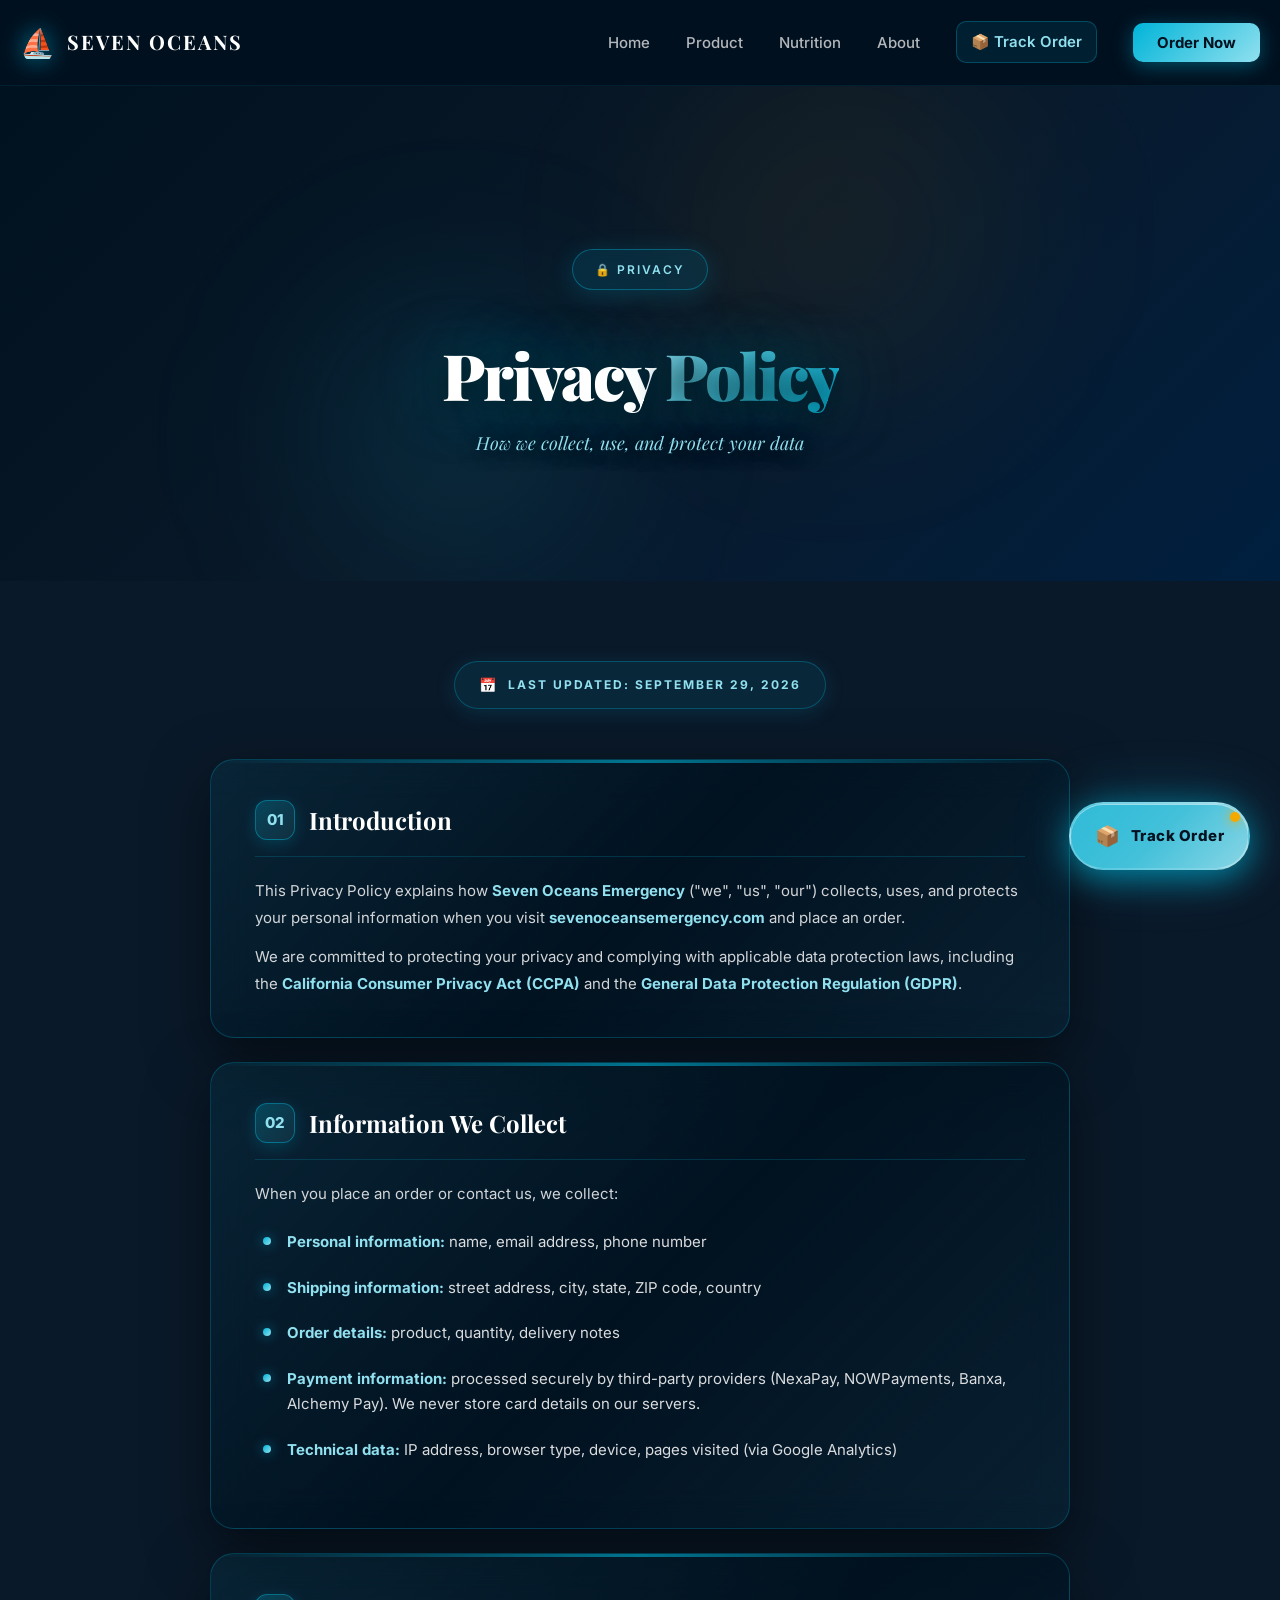
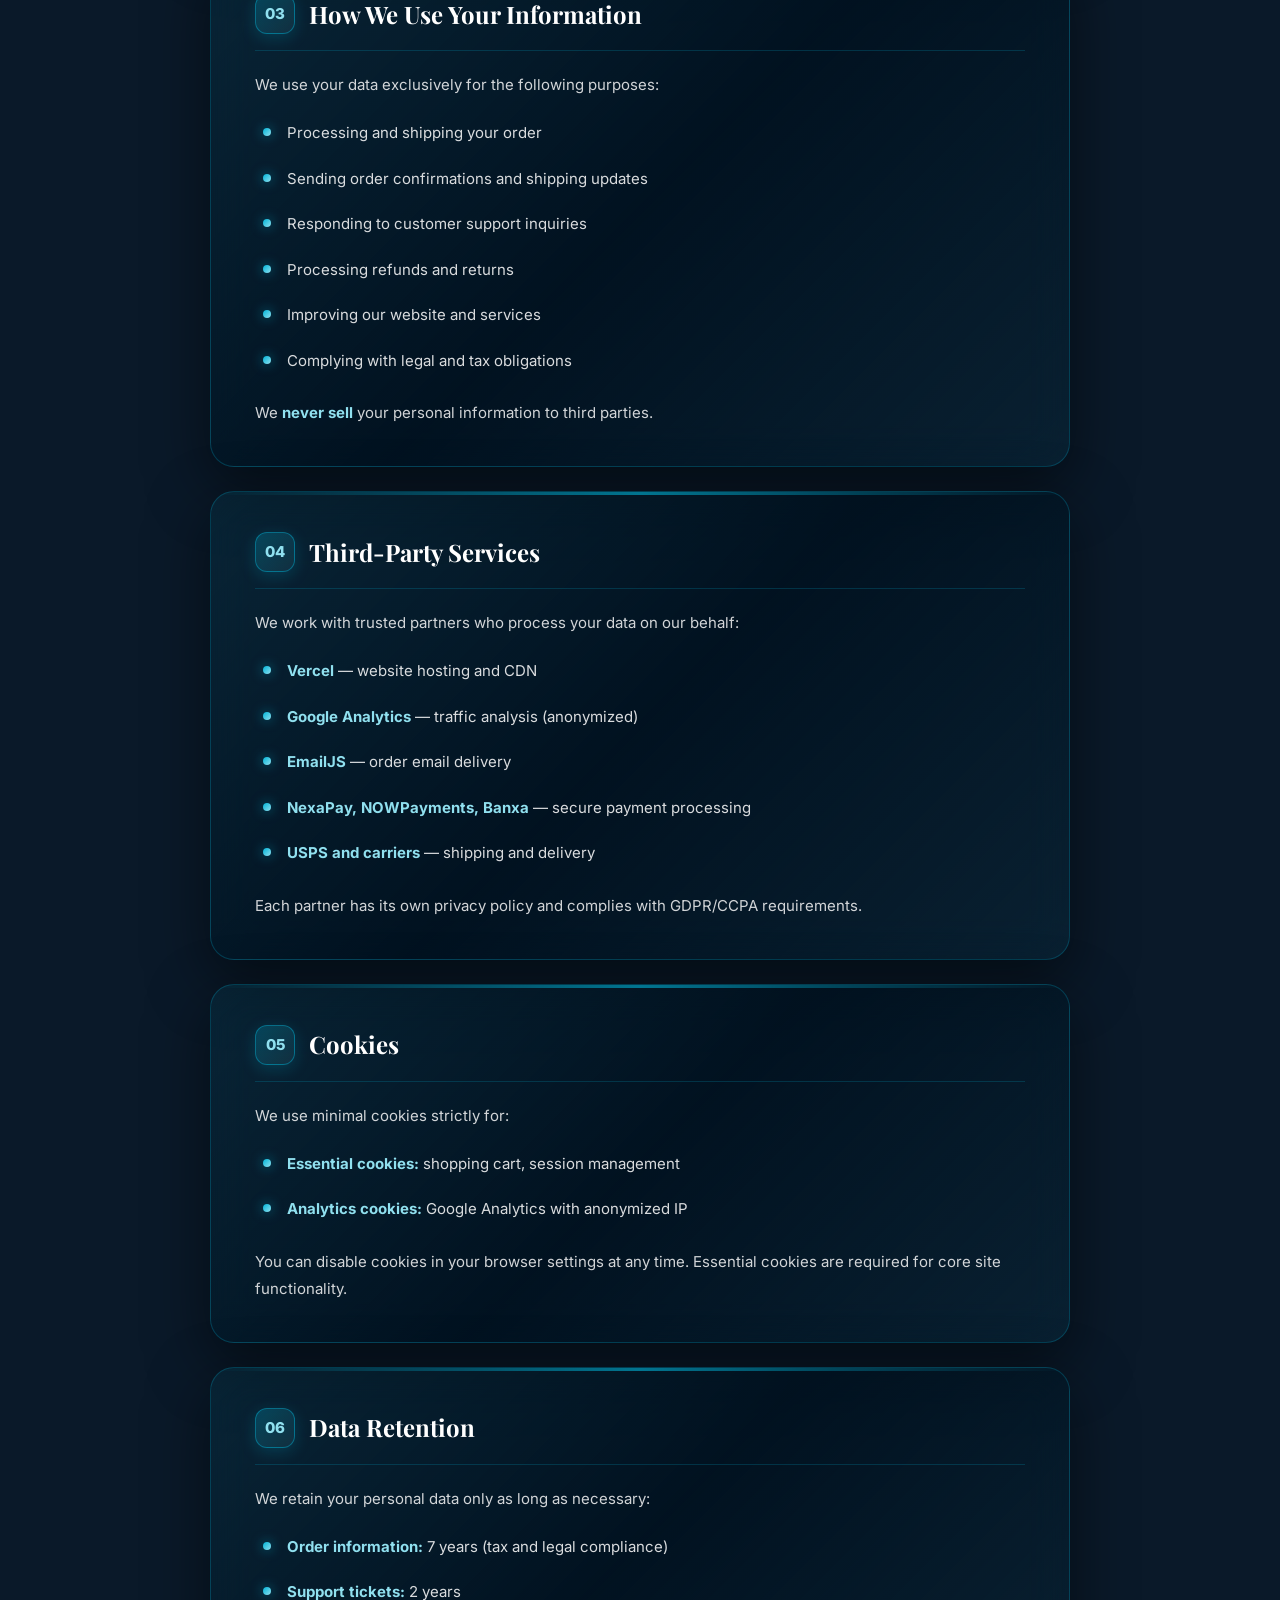
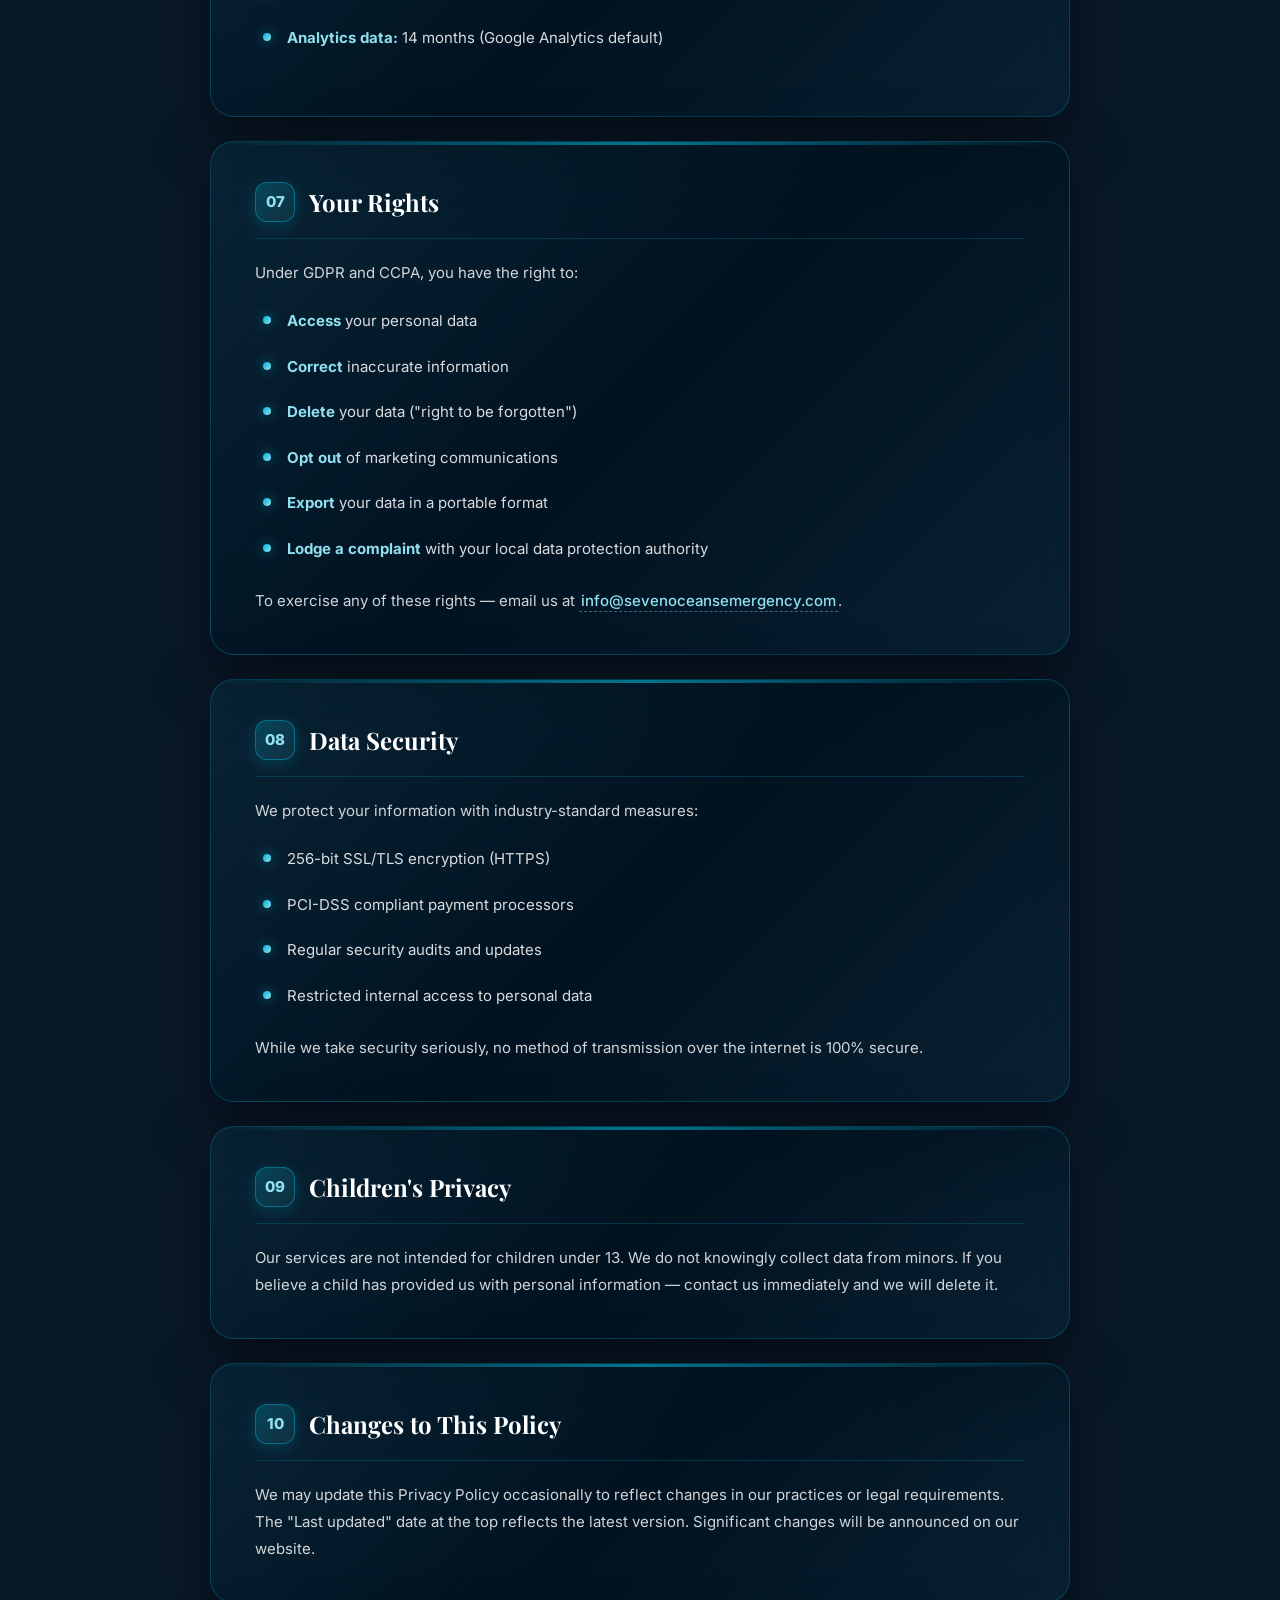
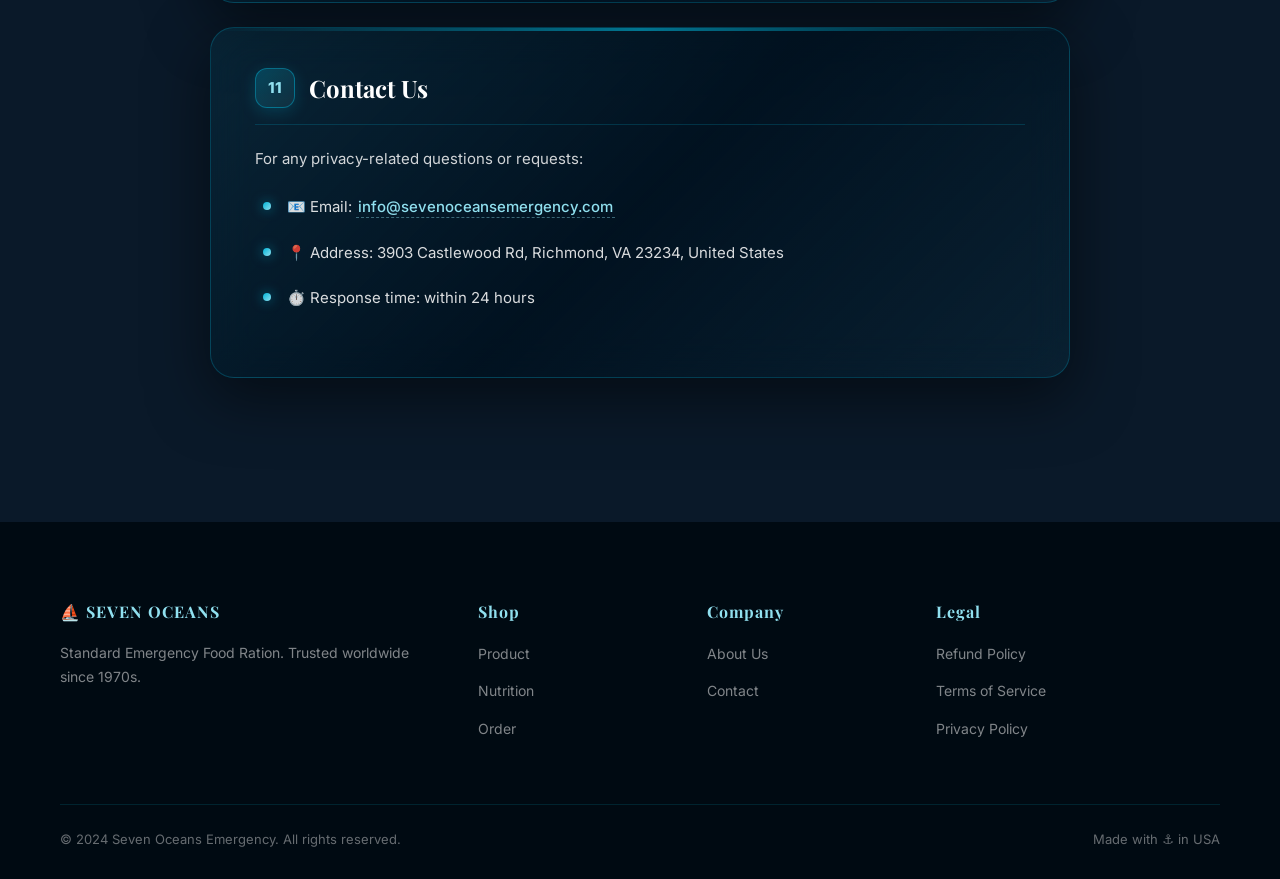
<file: privacy.html>
<!DOCTYPE html>
<html lang="en">
<head>
  <meta charset="UTF-8">
  <meta name="viewport" content="width=device-width, initial-scale=1.0">
  
  <title>Privacy Policy — Seven Oceans Emergency Food Ration</title>
  <meta name="description" content="Privacy Policy for Seven Oceans Emergency Food Ration. How we collect, use, and protect your personal data.">
  <meta name="robots" content="index, follow">
  
  <link rel="canonical" href="https://sevenoceansemergency.com/privacy.html">
  
  <link rel="icon" type="image/svg+xml" href="/favicon.svg">
  <link rel="apple-touch-icon" href="/favicon.svg">
  <meta name="theme-color" content="#001f3f">
  
  <script async src="https://www.googletagmanager.com/gtag/js?id=G-KR8SYZTL9H"></script>
  <script>
    window.dataLayer = window.dataLayer || [];
    function gtag(){dataLayer.push(arguments);}
    gtag('js', new Date());
    gtag('config', 'G-KR8SYZTL9H');
  </script>
  
  <link rel="preconnect" href="https://fonts.googleapis.com">
  <link rel="preconnect" href="https://fonts.gstatic.com" crossorigin>
  <link href="https://fonts.googleapis.com/css2?family=Playfair+Display:wght@600;700;900&family=Inter:wght@300;400;500;600;700;800&display=swap" rel="stylesheet">
  
  <link rel="stylesheet" href="style.css">
  <link rel="stylesheet" href="pages.css">

  <style>
    /* ===== LEGAL PAGE — MODERN DESIGN ===== */
    .legal-content {
      padding: 80px 0 120px;
      background: #0a1929;
      position: relative;
    }
    .legal-content::before {
      content: '';
      position: absolute;
      top: -100px; left: 0; right: 0;
      height: 200px;
      background: linear-gradient(180deg, transparent 0%, #0a1929 100%);
      pointer-events: none;
      z-index: 1;
    }
    .legal-content .container {
      max-width: 900px;
      margin: 0 auto;
      padding: 0 20px;
      position: relative;
      z-index: 2;
    }

    /* ===== UPDATED BADGE ===== */
    .legal-updated {
      display: flex;
      align-items: center;
      justify-content: center;
      gap: 10px;
      padding: 12px 24px;
      background: rgba(0,180,216,0.1);
      border: 1px solid rgba(0,180,216,0.3);
      border-radius: 40px;
      font-size: 12px;
      color: #90e0ef;
      text-transform: uppercase;
      letter-spacing: 2px;
      font-weight: 700;
      margin: 0 auto 50px;
      width: fit-content;
      backdrop-filter: blur(10px);
      box-shadow: 0 4px 20px rgba(0,180,216,0.15);
    }
    .legal-updated::before {
      content: '📅';
      font-size: 14px;
    }

    /* ===== LEGAL CARDS ===== */
    .legal-card {
      position: relative;
      padding: 40px 44px;
      background: linear-gradient(135deg, rgba(0,180,216,0.08) 0%, rgba(0,17,31,0.85) 50%, rgba(0,180,216,0.05) 100%);
      backdrop-filter: blur(20px);
      -webkit-backdrop-filter: blur(20px);
      border-radius: 24px;
      border: 1px solid rgba(0,180,216,0.25);
      box-shadow: 0 20px 60px rgba(0,0,0,0.5);
      margin-bottom: 24px;
      transition: all 0.4s cubic-bezier(0.4, 0, 0.2, 1);
      overflow: hidden;
      animation: cardFadeIn 0.7s ease backwards;
    }
    .legal-card:nth-child(1) { animation-delay: 0.05s; }
    .legal-card:nth-child(2) { animation-delay: 0.1s; }
    .legal-card:nth-child(3) { animation-delay: 0.15s; }
    .legal-card:nth-child(4) { animation-delay: 0.2s; }
    .legal-card:nth-child(5) { animation-delay: 0.25s; }
    .legal-card:nth-child(6) { animation-delay: 0.3s; }
    .legal-card:nth-child(7) { animation-delay: 0.35s; }
    .legal-card:nth-child(8) { animation-delay: 0.4s; }
    .legal-card:nth-child(9) { animation-delay: 0.45s; }
    .legal-card:nth-child(10) { animation-delay: 0.5s; }
    .legal-card:nth-child(11) { animation-delay: 0.55s; }

    @keyframes cardFadeIn {
      from {
        opacity: 0;
        transform: translateY(24px);
      }
      to {
        opacity: 1;
        transform: translateY(0);
      }
    }

    /* Top accent line */
    .legal-card::before {
      content: '';
      position: absolute;
      top: 0; left: 0; right: 0;
      height: 3px;
      background: linear-gradient(90deg, transparent 0%, #00b4d8 50%, transparent 100%);
      opacity: 0.6;
      transition: opacity 0.3s ease;
    }

    /* Bottom glow */
    .legal-card::after {
      content: '';
      position: absolute;
      bottom: -50%;
      left: 50%;
      transform: translateX(-50%);
      width: 80%;
      height: 100%;
      background: radial-gradient(ellipse, rgba(0,180,216,0.1) 0%, transparent 70%);
      pointer-events: none;
      opacity: 0;
      transition: opacity 0.4s ease;
    }

    .legal-card:hover {
      transform: translateY(-4px);
      border-color: rgba(0,180,216,0.55);
      box-shadow: 0 30px 80px rgba(0,0,0,0.55), 0 0 80px rgba(0,180,216,0.2);
    }
    .legal-card:hover::before { opacity: 1; }
    .legal-card:hover::after { opacity: 1; }

    /* ===== CARD HEADERS ===== */
    .legal-card h2 {
      font-family: 'Playfair Display', serif;
      font-size: 24px;
      color: #ffffff;
      margin-bottom: 20px;
      padding-bottom: 16px;
      border-bottom: 1px solid rgba(0,180,216,0.2);
      font-weight: 700;
      display: flex;
      align-items: center;
      gap: 14px;
      line-height: 1.3;
      position: relative;
      z-index: 1;
    }
    .legal-card h2 .num {
      display: inline-flex;
      align-items: center;
      justify-content: center;
      width: 40px;
      height: 40px;
      border-radius: 12px;
      background: linear-gradient(135deg, rgba(0,180,216,0.25), rgba(144,224,239,0.08));
      border: 1px solid rgba(0,180,216,0.45);
      font-size: 15px;
      color: #90e0ef;
      font-family: 'Inter', sans-serif;
      font-weight: 800;
      flex-shrink: 0;
      box-shadow: 0 4px 16px rgba(0,180,216,0.2);
      transition: all 0.3s ease;
    }
    .legal-card:hover h2 .num {
      background: linear-gradient(135deg, rgba(0,180,216,0.4), rgba(144,224,239,0.15));
      box-shadow: 0 6px 24px rgba(0,180,216,0.4);
      transform: scale(1.05);
    }

    .legal-card h3 {
      font-family: 'Inter', sans-serif;
      font-size: 16px;
      color: #90e0ef;
      margin: 20px 0 10px;
      font-weight: 700;
      position: relative;
      z-index: 1;
    }

    /* ===== TEXT ===== */
    .legal-card p {
      font-size: 15px;
      color: rgba(255,255,255,0.82);
      line-height: 1.8;
      margin-bottom: 12px;
      position: relative;
      z-index: 1;
      font-weight: 400;
    }
    .legal-card p:last-child { margin-bottom: 0; }

    /* ===== LISTS ===== */
    .legal-card ul {
      list-style: none;
      padding: 0;
      margin: 12px 0 16px;
      position: relative;
      z-index: 1;
    }
    .legal-card ul li {
      padding: 10px 0 10px 32px;
      font-size: 15px;
      color: rgba(255,255,255,0.85);
      line-height: 1.7;
      position: relative;
      transition: color 0.25s ease;
    }
    .legal-card ul li::before {
      content: '';
      position: absolute;
      left: 8px;
      top: 18px;
      width: 8px;
      height: 8px;
      border-radius: 50%;
      background: linear-gradient(135deg, #00b4d8, #90e0ef);
      box-shadow: 0 0 12px rgba(0,180,216,0.6);
      transition: all 0.3s ease;
    }
    .legal-card ul li:hover {
      color: #ffffff;
    }
    .legal-card ul li:hover::before {
      transform: scale(1.3);
      box-shadow: 0 0 20px rgba(0,180,216,0.9);
    }

    /* ===== LINKS ===== */
    .legal-card a {
      color: #90e0ef;
      text-decoration: none;
      border-bottom: 1px dashed rgba(144,224,239,0.4);
      transition: all 0.25s ease;
      font-weight: 500;
      padding: 1px 2px;
    }
    .legal-card a:hover {
      color: #ffffff;
      border-bottom-color: #00b4d8;
      border-bottom-style: solid;
      background: rgba(0,180,216,0.1);
      border-radius: 4px;
    }

    .legal-card strong {
      color: #90e0ef;
      font-weight: 700;
    }

    /* ===== RESPONSIVE ===== */
    @media (max-width: 768px) {
      .legal-content { padding: 60px 0 80px; }
      .legal-card {
        padding: 28px 22px;
        border-radius: 20px;
        margin-bottom: 18px;
      }
      .legal-card h2 {
        font-size: 19px;
        padding-bottom: 12px;
        margin-bottom: 16px;
        gap: 10px;
      }
      .legal-card h2 .num {
        width: 34px;
        height: 34px;
        font-size: 13px;
        border-radius: 10px;
      }
      .legal-card p,
      .legal-card ul li {
        font-size: 14px;
      }
      .legal-card ul li {
        padding: 8px 0 8px 28px;
      }
      .legal-card ul li::before {
        top: 16px;
        width: 6px;
        height: 6px;
      }
      .legal-updated {
        font-size: 11px;
        padding: 10px 18px;
        margin-bottom: 32px;
      }
    }
  </style>
</head>
<body class="storm">

  <div class="rain" id="rain"></div>
  <div class="lightning" id="lightning"></div>

  <nav class="navbar">
    <div class="nav-container">
      <a href="index.html" class="logo">
        <span class="logo-ship">⛵</span>
        <span class="logo-text">SEVEN OCEANS</span>
      </a>
      <button class="menu-toggle" id="menuToggle">☰</button>
      <ul class="nav-menu" id="navMenu">
        <li><a href="index.html">Home</a></li>
        <li><a href="product.html">Product</a></li>
        <li><a href="nutrition.html">Nutrition</a></li>
        <li><a href="about.html">About</a></li>
        <li><a href="contact.html" class="btn-nav">Order Now</a></li>
      </ul>
    </div>
  </nav>

  <section class="page-hero">
    <div class="page-hero-content">
      <div class="hero-badge">🔒 Privacy</div>
      <h1 class="page-title">Privacy <span>Policy</span></h1>
      <p class="page-subtitle">How we collect, use, and protect your data</p>
    </div>
  </section>

  <section class="legal-content">
    <div class="container">

      <div class="legal-updated">Last updated: September 29, 2026</div>

      <div class="legal-card">
        <h2><span class="num">01</span> Introduction</h2>
        <p>This Privacy Policy explains how <strong>Seven Oceans Emergency</strong> ("we", "us", "our") collects, uses, and protects your personal information when you visit <strong>sevenoceansemergency.com</strong> and place an order.</p>
        <p>We are committed to protecting your privacy and complying with applicable data protection laws, including the <strong>California Consumer Privacy Act (CCPA)</strong> and the <strong>General Data Protection Regulation (GDPR)</strong>.</p>
      </div>

      <div class="legal-card">
        <h2><span class="num">02</span> Information We Collect</h2>
        <p>When you place an order or contact us, we collect:</p>
        <ul>
          <li><strong>Personal information:</strong> name, email address, phone number</li>
          <li><strong>Shipping information:</strong> street address, city, state, ZIP code, country</li>
          <li><strong>Order details:</strong> product, quantity, delivery notes</li>
          <li><strong>Payment information:</strong> processed securely by third-party providers (NexaPay, NOWPayments, Banxa, Alchemy Pay). We never store card details on our servers.</li>
          <li><strong>Technical data:</strong> IP address, browser type, device, pages visited (via Google Analytics)</li>
        </ul>
      </div>

      <div class="legal-card">
        <h2><span class="num">03</span> How We Use Your Information</h2>
        <p>We use your data exclusively for the following purposes:</p>
        <ul>
          <li>Processing and shipping your order</li>
          <li>Sending order confirmations and shipping updates</li>
          <li>Responding to customer support inquiries</li>
          <li>Processing refunds and returns</li>
          <li>Improving our website and services</li>
          <li>Complying with legal and tax obligations</li>
        </ul>
        <p>We <strong>never sell</strong> your personal information to third parties.</p>
      </div>

      <div class="legal-card">
        <h2><span class="num">04</span> Third-Party Services</h2>
        <p>We work with trusted partners who process your data on our behalf:</p>
        <ul>
          <li><strong>Vercel</strong> — website hosting and CDN</li>
          <li><strong>Google Analytics</strong> — traffic analysis (anonymized)</li>
          <li><strong>EmailJS</strong> — order email delivery</li>
          <li><strong>NexaPay, NOWPayments, Banxa</strong> — secure payment processing</li>
          <li><strong>USPS and carriers</strong> — shipping and delivery</li>
        </ul>
        <p>Each partner has its own privacy policy and complies with GDPR/CCPA requirements.</p>
      </div>

      <div class="legal-card">
        <h2><span class="num">05</span> Cookies</h2>
        <p>We use minimal cookies strictly for:</p>
        <ul>
          <li><strong>Essential cookies:</strong> shopping cart, session management</li>
          <li><strong>Analytics cookies:</strong> Google Analytics with anonymized IP</li>
        </ul>
        <p>You can disable cookies in your browser settings at any time. Essential cookies are required for core site functionality.</p>
      </div>

      <div class="legal-card">
        <h2><span class="num">06</span> Data Retention</h2>
        <p>We retain your personal data only as long as necessary:</p>
        <ul>
          <li><strong>Order information:</strong> 7 years (tax and legal compliance)</li>
          <li><strong>Support tickets:</strong> 2 years</li>
          <li><strong>Analytics data:</strong> 14 months (Google Analytics default)</li>
        </ul>
      </div>

      <div class="legal-card">
        <h2><span class="num">07</span> Your Rights</h2>
        <p>Under GDPR and CCPA, you have the right to:</p>
        <ul>
          <li><strong>Access</strong> your personal data</li>
          <li><strong>Correct</strong> inaccurate information</li>
          <li><strong>Delete</strong> your data ("right to be forgotten")</li>
          <li><strong>Opt out</strong> of marketing communications</li>
          <li><strong>Export</strong> your data in a portable format</li>
          <li><strong>Lodge a complaint</strong> with your local data protection authority</li>
        </ul>
        <p>To exercise any of these rights — email us at <a href="mailto:info@sevenoceansemergency.com">info@sevenoceansemergency.com</a>.</p>
      </div>

      <div class="legal-card">
        <h2><span class="num">08</span> Data Security</h2>
        <p>We protect your information with industry-standard measures:</p>
        <ul>
          <li>256-bit SSL/TLS encryption (HTTPS)</li>
          <li>PCI-DSS compliant payment processors</li>
          <li>Regular security audits and updates</li>
          <li>Restricted internal access to personal data</li>
        </ul>
        <p>While we take security seriously, no method of transmission over the internet is 100% secure.</p>
      </div>

      <div class="legal-card">
        <h2><span class="num">09</span> Children's Privacy</h2>
        <p>Our services are not intended for children under 13. We do not knowingly collect data from minors. If you believe a child has provided us with personal information — contact us immediately and we will delete it.</p>
      </div>

      <div class="legal-card">
        <h2><span class="num">10</span> Changes to This Policy</h2>
        <p>We may update this Privacy Policy occasionally to reflect changes in our practices or legal requirements. The "Last updated" date at the top reflects the latest version. Significant changes will be announced on our website.</p>
      </div>

      <div class="legal-card">
        <h2><span class="num">11</span> Contact Us</h2>
        <p>For any privacy-related questions or requests:</p>
        <ul>
          <li>📧 Email: <a href="mailto:info@sevenoceansemergency.com">info@sevenoceansemergency.com</a></li>
          <li>📍 Address: 3903 Castlewood Rd, Richmond, VA 23234, United States</li>
          <li>⏱️ Response time: within 24 hours</li>
        </ul>
      </div>

    </div>
  </section>

  <footer class="footer">
    <div class="container">
      <div class="footer-grid">
        <div class="footer-col">
          <h4>⛵ SEVEN OCEANS</h4>
          <p>Standard Emergency Food Ration. Trusted worldwide since 1970s.</p>
        </div>
        <div class="footer-col">
          <h4>Shop</h4>
          <ul>
            <li><a href="product.html">Product</a></li>
            <li><a href="nutrition.html">Nutrition</a></li>
            <li><a href="contact.html">Order</a></li>
          </ul>
        </div>
        <div class="footer-col">
          <h4>Company</h4>
          <ul>
            <li><a href="about.html">About Us</a></li>
            <li><a href="contact.html">Contact</a></li>
          </ul>
        </div>
        <div class="footer-col">
          <h4>Legal</h4>
          <ul>
            <li><a href="refund.html">Refund Policy</a></li>
            <li><a href="terms.html">Terms of Service</a></li>
            <li><a href="privacy.html">Privacy Policy</a></li>
          </ul>
        </div>
      </div>
      <div class="footer-bottom">
        <p>© 2024 Seven Oceans Emergency. All rights reserved.</p>
        <p>Made with ⚓ in USA</p>
      </div>
    </div>
  </footer>

  <script src="script.js"></script>
</body>
</html>
</file>
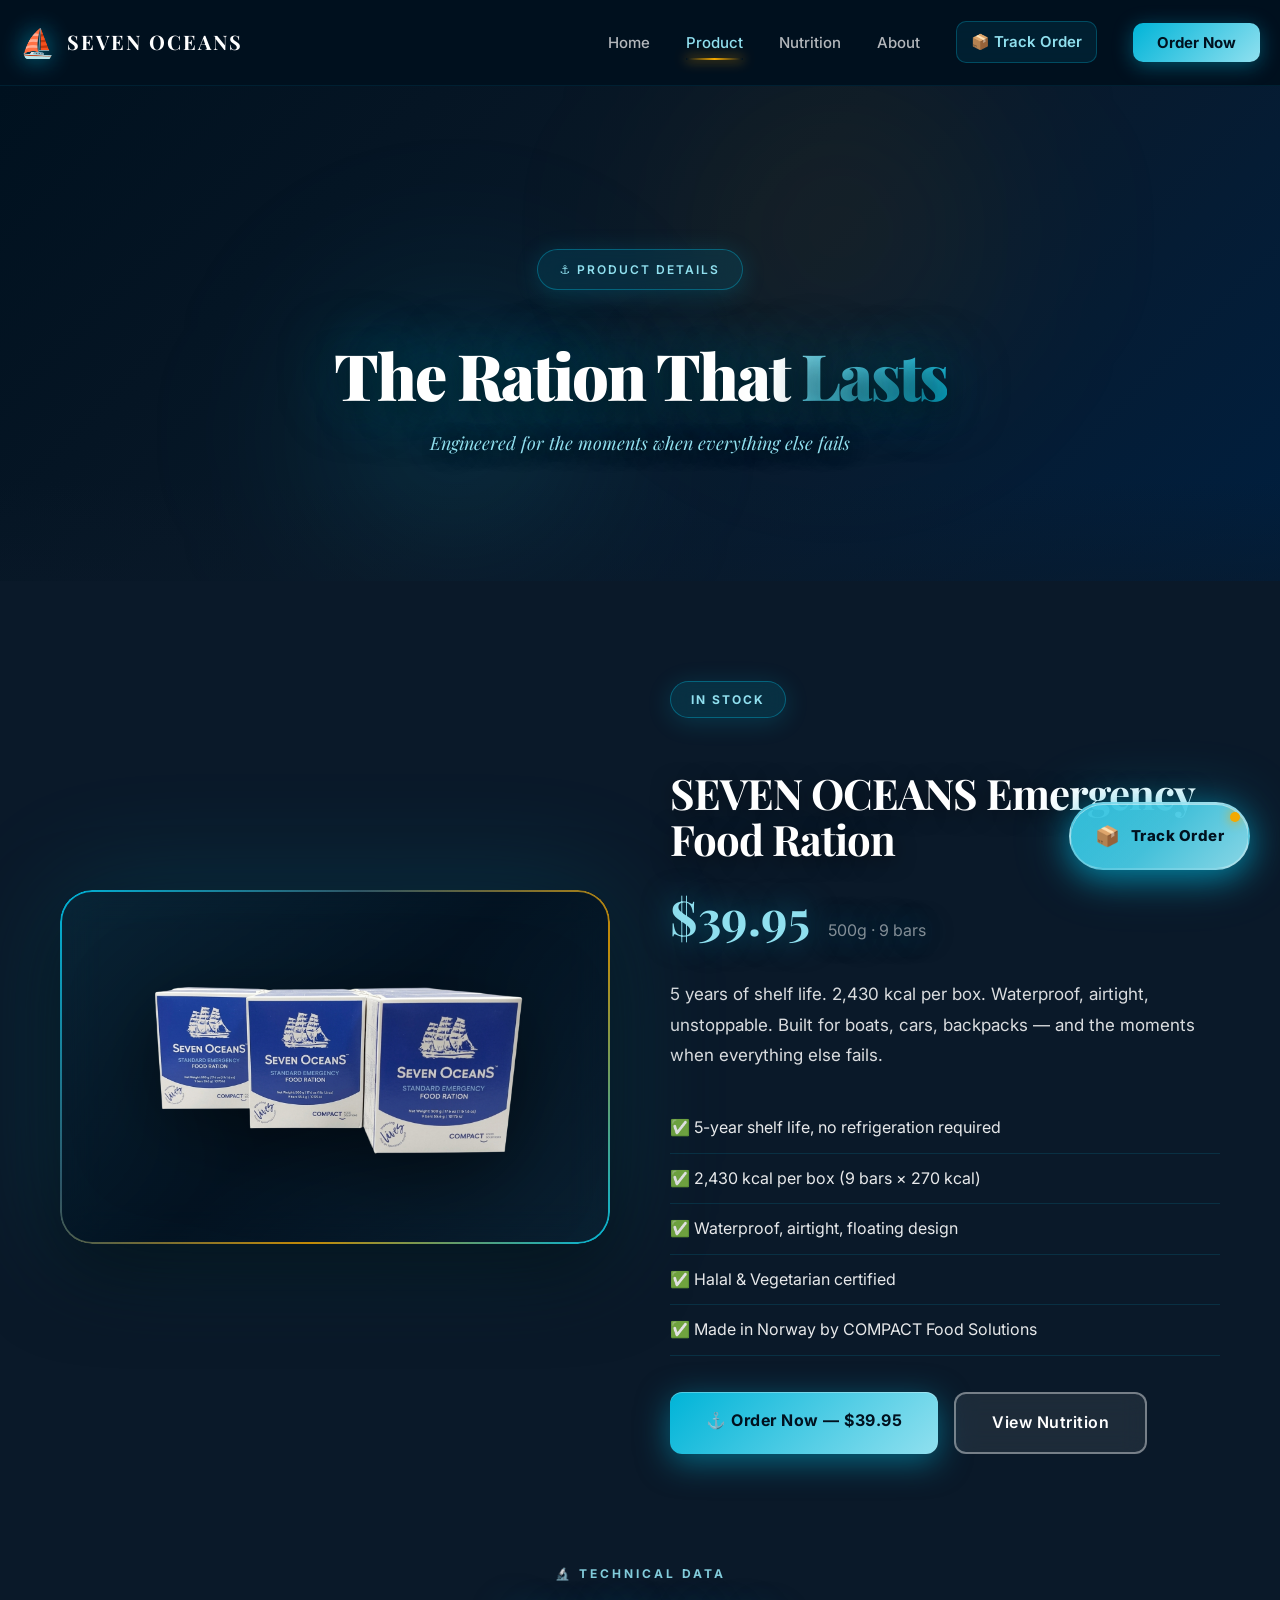
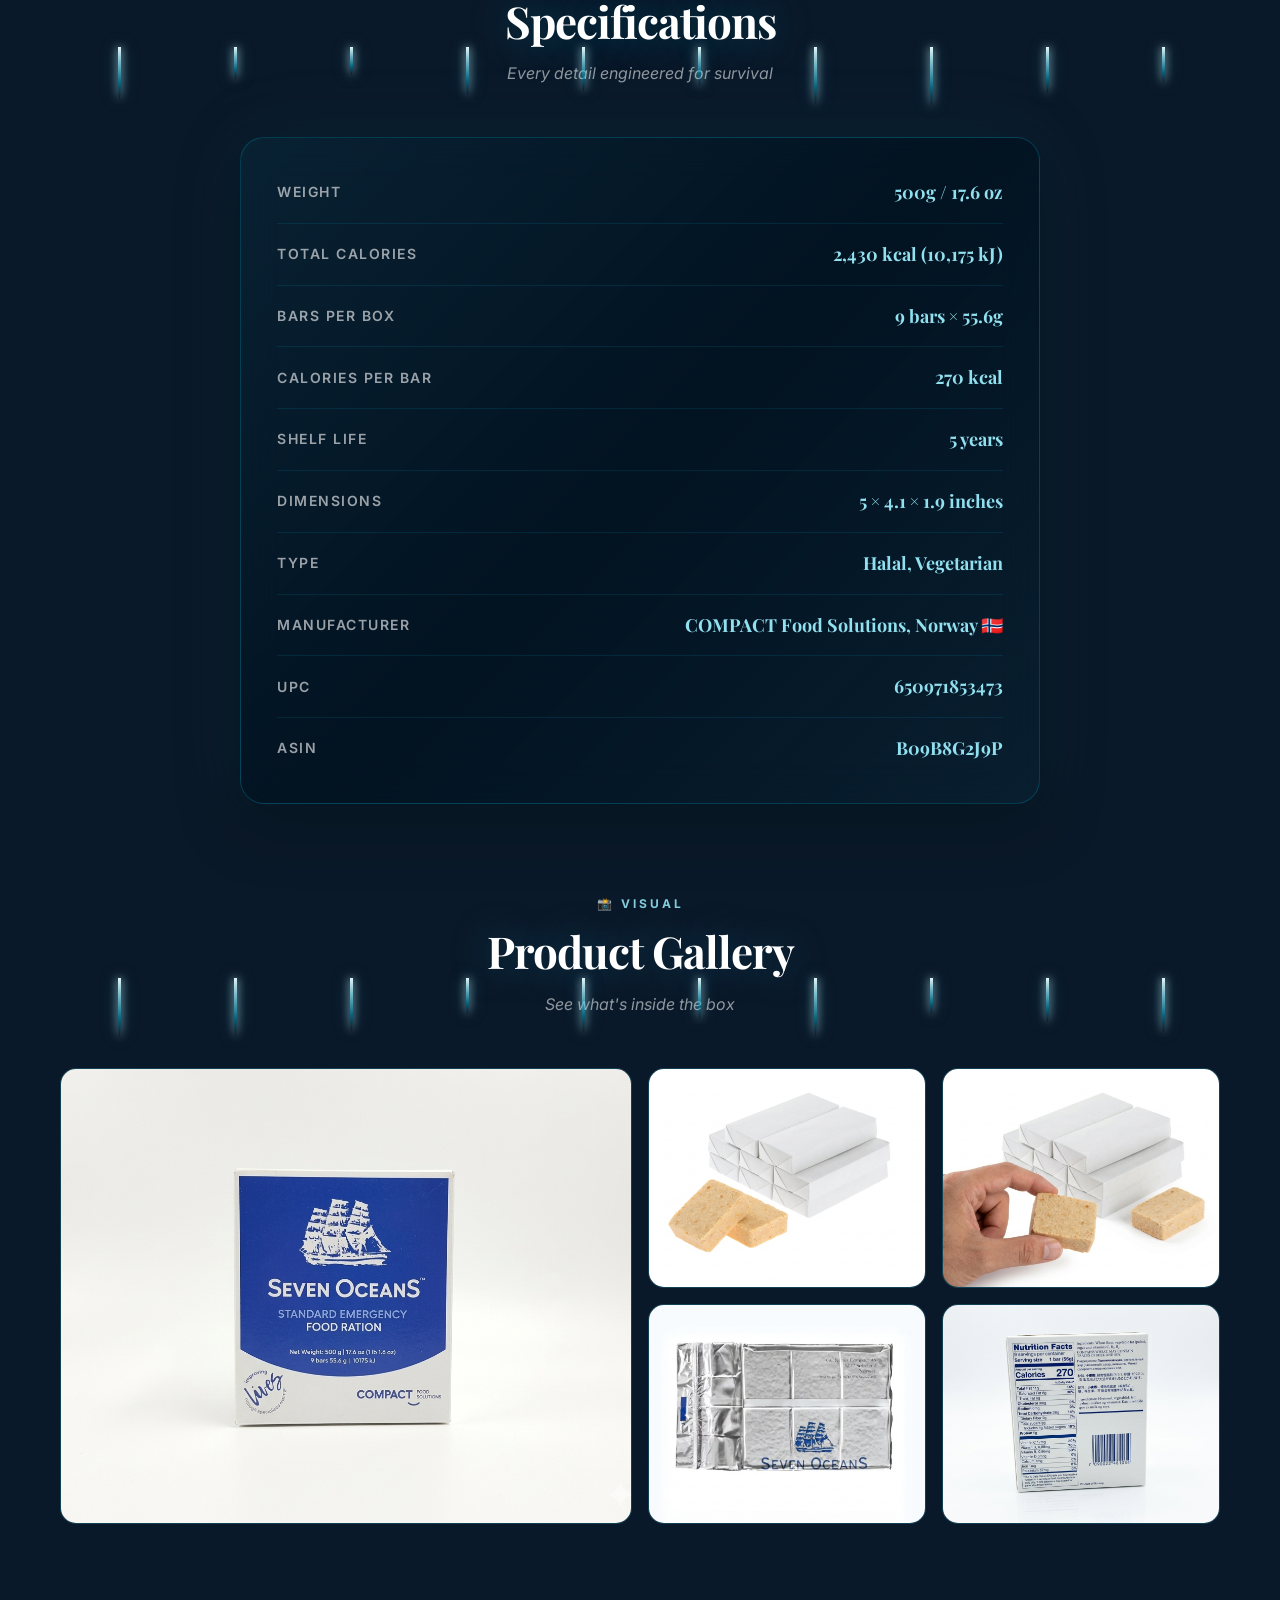
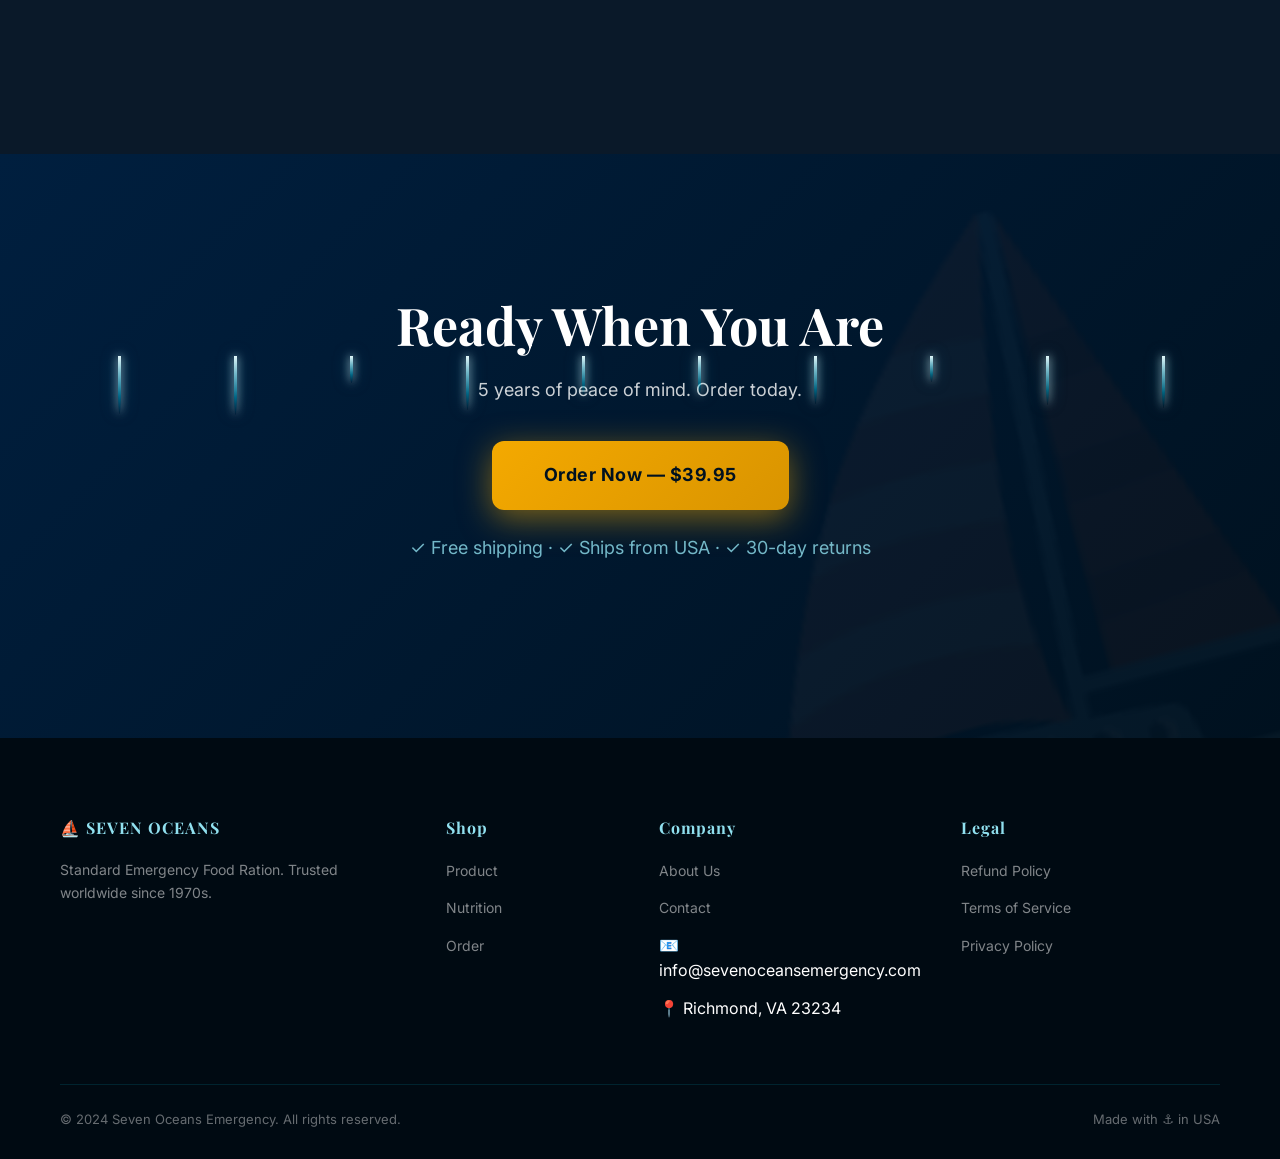
<file: product.html>
<!DOCTYPE html>
<html lang="en">
<head>
  <meta charset="UTF-8">
  <meta name="viewport" content="width=device-width, initial-scale=1.0">
  
  <title>Product — Seven Oceans Emergency Food Ration | Norwegian Survival Food</title>
  <meta name="description" content="SEVEN OCEANS Emergency Food Ration — 500g, 9 bars, 2,430 kcal. 5-year shelf life. Waterproof, airtight, Halal & Vegetarian. Made in Norway. $39.95 with free US shipping.">
  <meta name="keywords" content="emergency food ration, survival food, Norwegian emergency food, 5 year shelf life food">
  <meta name="robots" content="index, follow">
  
  <link rel="canonical" href="https://sevenoceansemergency.com/product.html">
  
  <meta property="og:type" content="product">
  <meta property="og:url" content="https://sevenoceansemergency.com/product.html">
  <meta property="og:title" content="Seven Oceans Emergency Food Ration — Product Details">
  <meta property="og:description" content="5-year shelf life. 2,430 kcal. Waterproof. Made in Norway.">
  <meta property="og:image" content="https://sevenoceansemergency.com/images/box-front.jpg">
  
  <meta name="twitter:card" content="summary_large_image">
  
  <link rel="icon" type="image/svg+xml" href="/favicon.svg">
  <link rel="apple-touch-icon" href="/favicon.svg">
  <meta name="theme-color" content="#001f3f">
  
  <script async src="https://www.googletagmanager.com/gtag/js?id=G-KR8SYZTL9H"></script>
  <script>
    window.dataLayer = window.dataLayer || [];
    function gtag(){dataLayer.push(arguments);}
    gtag('js', new Date());
    gtag('config', 'G-KR8SYZTL9H');
  </script>
  
  <link rel="preconnect" href="https://fonts.googleapis.com">
  <link rel="preconnect" href="https://fonts.gstatic.com" crossorigin>
  <link href="https://fonts.googleapis.com/css2?family=Playfair+Display:wght@600;700;900&family=Inter:wght@300;400;500;600;700;800&display=swap" rel="stylesheet">
  
  <link rel="stylesheet" href="style.css">
  <link rel="stylesheet" href="pages.css">
</head>
<body class="storm">

  <div class="rain" id="rain"></div>
  <div class="lightning" id="lightning"></div>

  <nav class="navbar">
    <div class="nav-container">
      <a href="index.html" class="logo">
        <span class="logo-ship">⛵</span>
        <span class="logo-text">SEVEN OCEANS</span>
      </a>
      <button class="menu-toggle" id="menuToggle">☰</button>
      <ul class="nav-menu" id="navMenu">
        <li><a href="index.html">Home</a></li>
        <li><a href="product.html" class="active">Product</a></li>
        <li><a href="nutrition.html">Nutrition</a></li>
        <li><a href="about.html">About</a></li>
        <li><a href="contact.html" class="btn-nav">Order Now</a></li>
      </ul>
    </div>
  </nav>

  <section class="page-hero">
    <div class="page-hero-content">
      <div class="hero-badge">⚓ Product Details</div>
      <h1 class="page-title">The Ration That <span>Lasts</span></h1>
      <p class="page-subtitle">Engineered for the moments when everything else fails</p>
    </div>
  </section>

  <section class="page-content">
    <div class="container">

      <div class="product-detail-grid">
        <div class="product-detail-image">
          <img src="images/box-front.png" alt="Seven Oceans Emergency Food Ration">
        </div>

        <div class="product-detail-info">
          <div class="hero-badge">In Stock</div>
          <h2>SEVEN OCEANS Emergency Food Ration</h2>
          <p class="product-price">$39.95 <span>500g · 9 bars</span></p>

          <p class="product-desc">
            5 years of shelf life. 2,430 kcal per box. Waterproof, airtight, unstoppable.
            Built for boats, cars, backpacks — and the moments when everything else fails.
          </p>

          <ul class="product-features">
            <li>✅ 5-year shelf life, no refrigeration required</li>
            <li>✅ 2,430 kcal per box (9 bars × 270 kcal)</li>
            <li>✅ Waterproof, airtight, floating design</li>
            <li>✅ Halal &amp; Vegetarian certified</li>
            <li>✅ Made in Norway by COMPACT Food Solutions</li>
          </ul>

          <div class="product-actions">
            <a href="contact.html" class="btn btn-primary">⚓ Order Now — $39.95</a>
            <a href="nutrition.html" class="btn btn-secondary">View Nutrition</a>
          </div>
        </div>
      </div>

      <div class="specs-section">
        <span class="section-eyebrow">🔬 Technical Data</span>
        <h2 class="section-title">Specifications</h2>
        <p class="section-subtitle">Every detail engineered for survival</p>

        <div class="specs-table">
          <div class="spec-row"><div class="spec-key">Weight</div><div class="spec-val">500g / 17.6 oz</div></div>
          <div class="spec-row"><div class="spec-key">Total Calories</div><div class="spec-val">2,430 kcal (10,175 kJ)</div></div>
          <div class="spec-row"><div class="spec-key">Bars per Box</div><div class="spec-val">9 bars × 55.6g</div></div>
          <div class="spec-row"><div class="spec-key">Calories per Bar</div><div class="spec-val">270 kcal</div></div>
          <div class="spec-row"><div class="spec-key">Shelf Life</div><div class="spec-val">5 years</div></div>
          <div class="spec-row"><div class="spec-key">Dimensions</div><div class="spec-val">5 × 4.1 × 1.9 inches</div></div>
          <div class="spec-row"><div class="spec-key">Type</div><div class="spec-val">Halal, Vegetarian</div></div>
          <div class="spec-row"><div class="spec-key">Manufacturer</div><div class="spec-val">COMPACT Food Solutions, Norway 🇳🇴</div></div>
          <div class="spec-row"><div class="spec-key">UPC</div><div class="spec-val">650971853473</div></div>
          <div class="spec-row"><div class="spec-key">ASIN</div><div class="spec-val">B09B8G2J9P</div></div>
        </div>
      </div>

      <div class="gallery-section">
        <span class="section-eyebrow">📸 Visual</span>
        <h2 class="section-title">Product Gallery</h2>
        <p class="section-subtitle">See what's inside the box</p>

        <div class="gallery-grid">
          <div class="gallery-item large">
            <img src="images/box-front.jpg" alt="Box Front">
          </div>
          <div class="gallery-item">
            <img src="images/bars-white.jpg" alt="Bars">
          </div>
          <div class="gallery-item">
            <img src="images/hand-holding.jpg" alt="Bar in hand">
          </div>
          <div class="gallery-item">
            <img src="images/foil.jpg" alt="Foil packaging">
          </div>
          <div class="gallery-item">
            <img src="images/nutrition.jpg" alt="Nutrition Facts">
          </div>
        </div>
      </div>

    </div>
  </section>

  <section class="cta">
    <div class="container">
      <h2>Ready When You Are</h2>
      <p>5 years of peace of mind. Order today.</p>
      <div class="cta-buttons">
        <a href="contact.html" class="btn btn-primary btn-large">Order Now — $39.95</a>
      </div>
      <p class="cta-note">✓ Free shipping · ✓ Ships from USA · ✓ 30-day returns</p>
    </div>
  </section>

  <footer class="footer">
    <div class="container">
      <div class="footer-grid">
        <div class="footer-col">
          <h4>⛵ SEVEN OCEANS</h4>
          <p>Standard Emergency Food Ration. Trusted worldwide since 1970s.</p>
        </div>
        <div class="footer-col">
          <h4>Shop</h4>
          <ul>
            <li><a href="product.html">Product</a></li>
            <li><a href="nutrition.html">Nutrition</a></li>
            <li><a href="contact.html">Order</a></li>
          </ul>
        </div>
        <div class="footer-col">
          <h4>Company</h4>
          <ul>
            <li><a href="about.html">About Us</a></li>
            <li><a href="contact.html">Contact</a></li>
            <li>📧 info@sevenoceansemergency.com</li>
            <li>📍 Richmond, VA 23234</li>
          </ul>
        </div>
        <div class="footer-col">
          <h4>Legal</h4>
          <ul>
            <li><a href="refund.html">Refund Policy</a></li>
            <li><a href="terms.html">Terms of Service</a></li>
            <li><a href="privacy.html">Privacy Policy</a></li>
          </ul>
        </div>
      </div>
      <div class="footer-bottom">
        <p>© 2024 Seven Oceans Emergency. All rights reserved.</p>
        <p>Made with ⚓ in USA</p>
      </div>
    </div>
  </footer>

  <script src="script.js"></script>
</body>
</html>
</file>
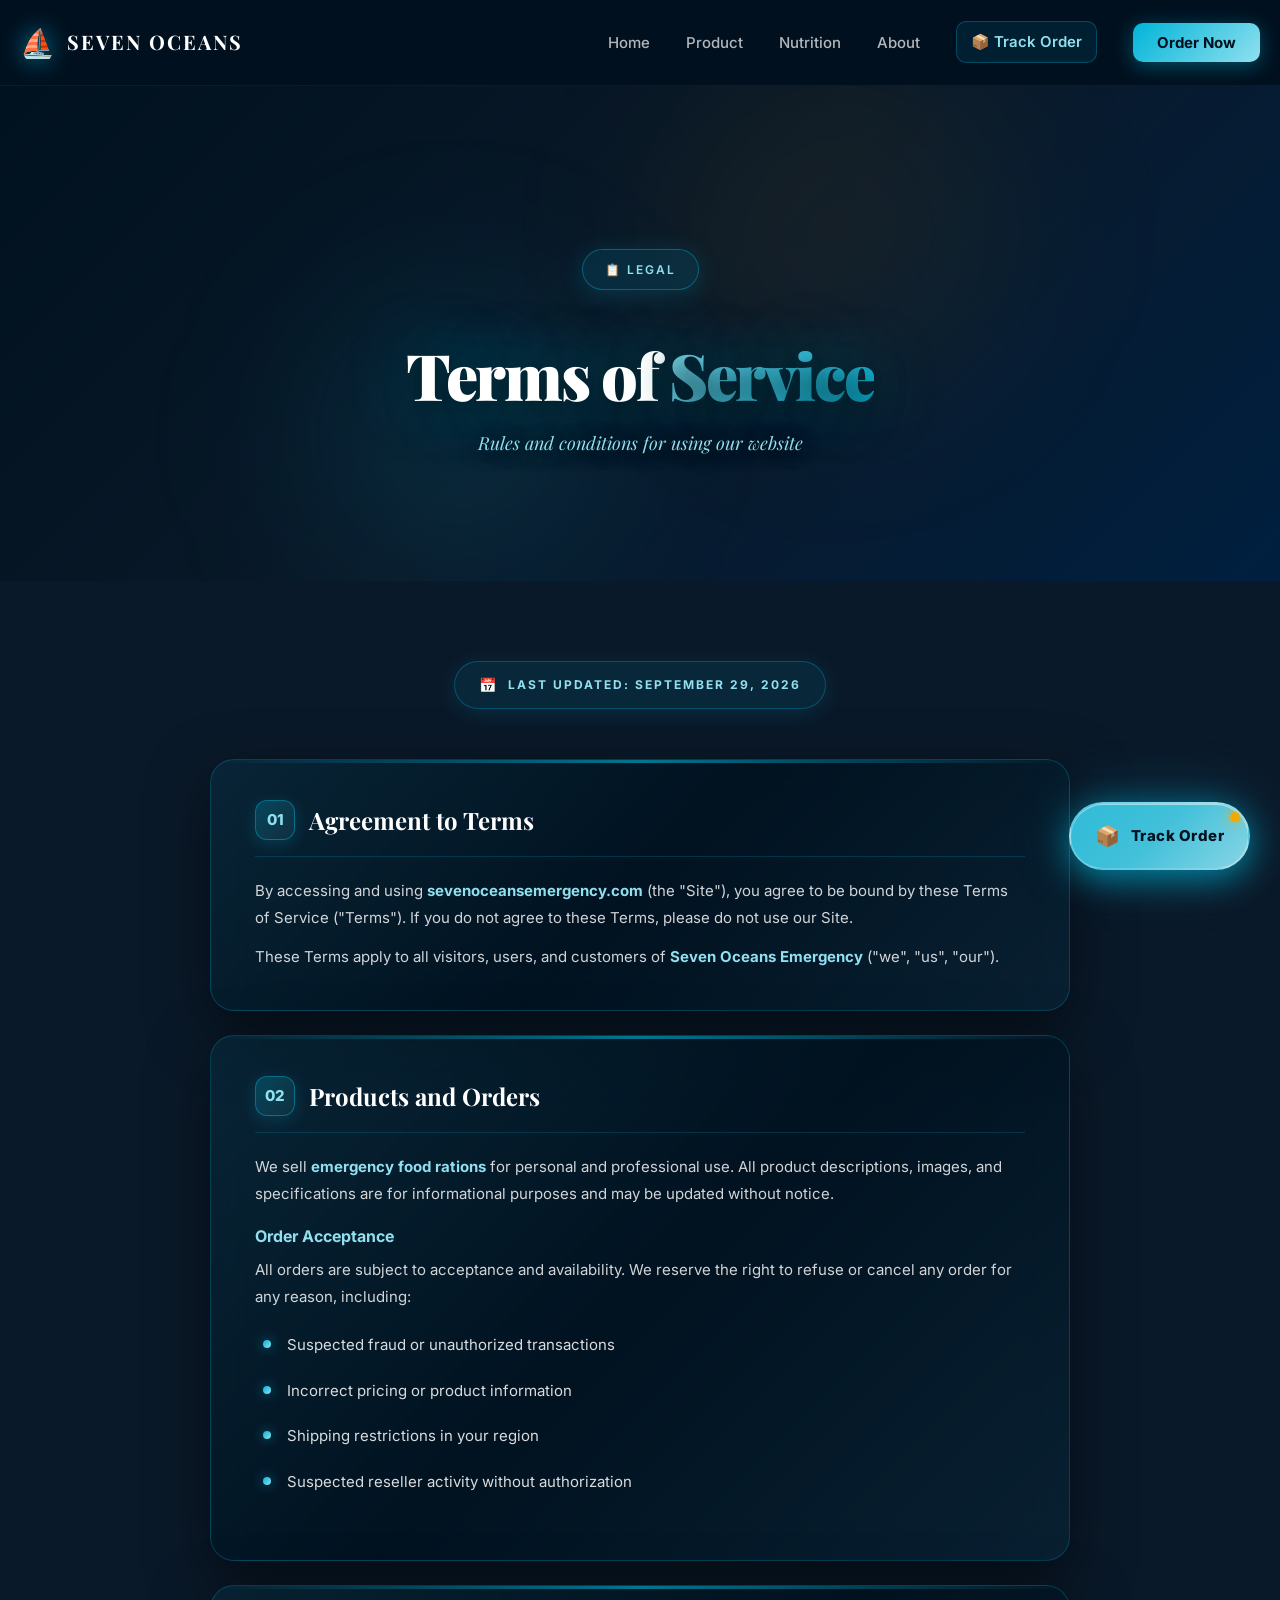
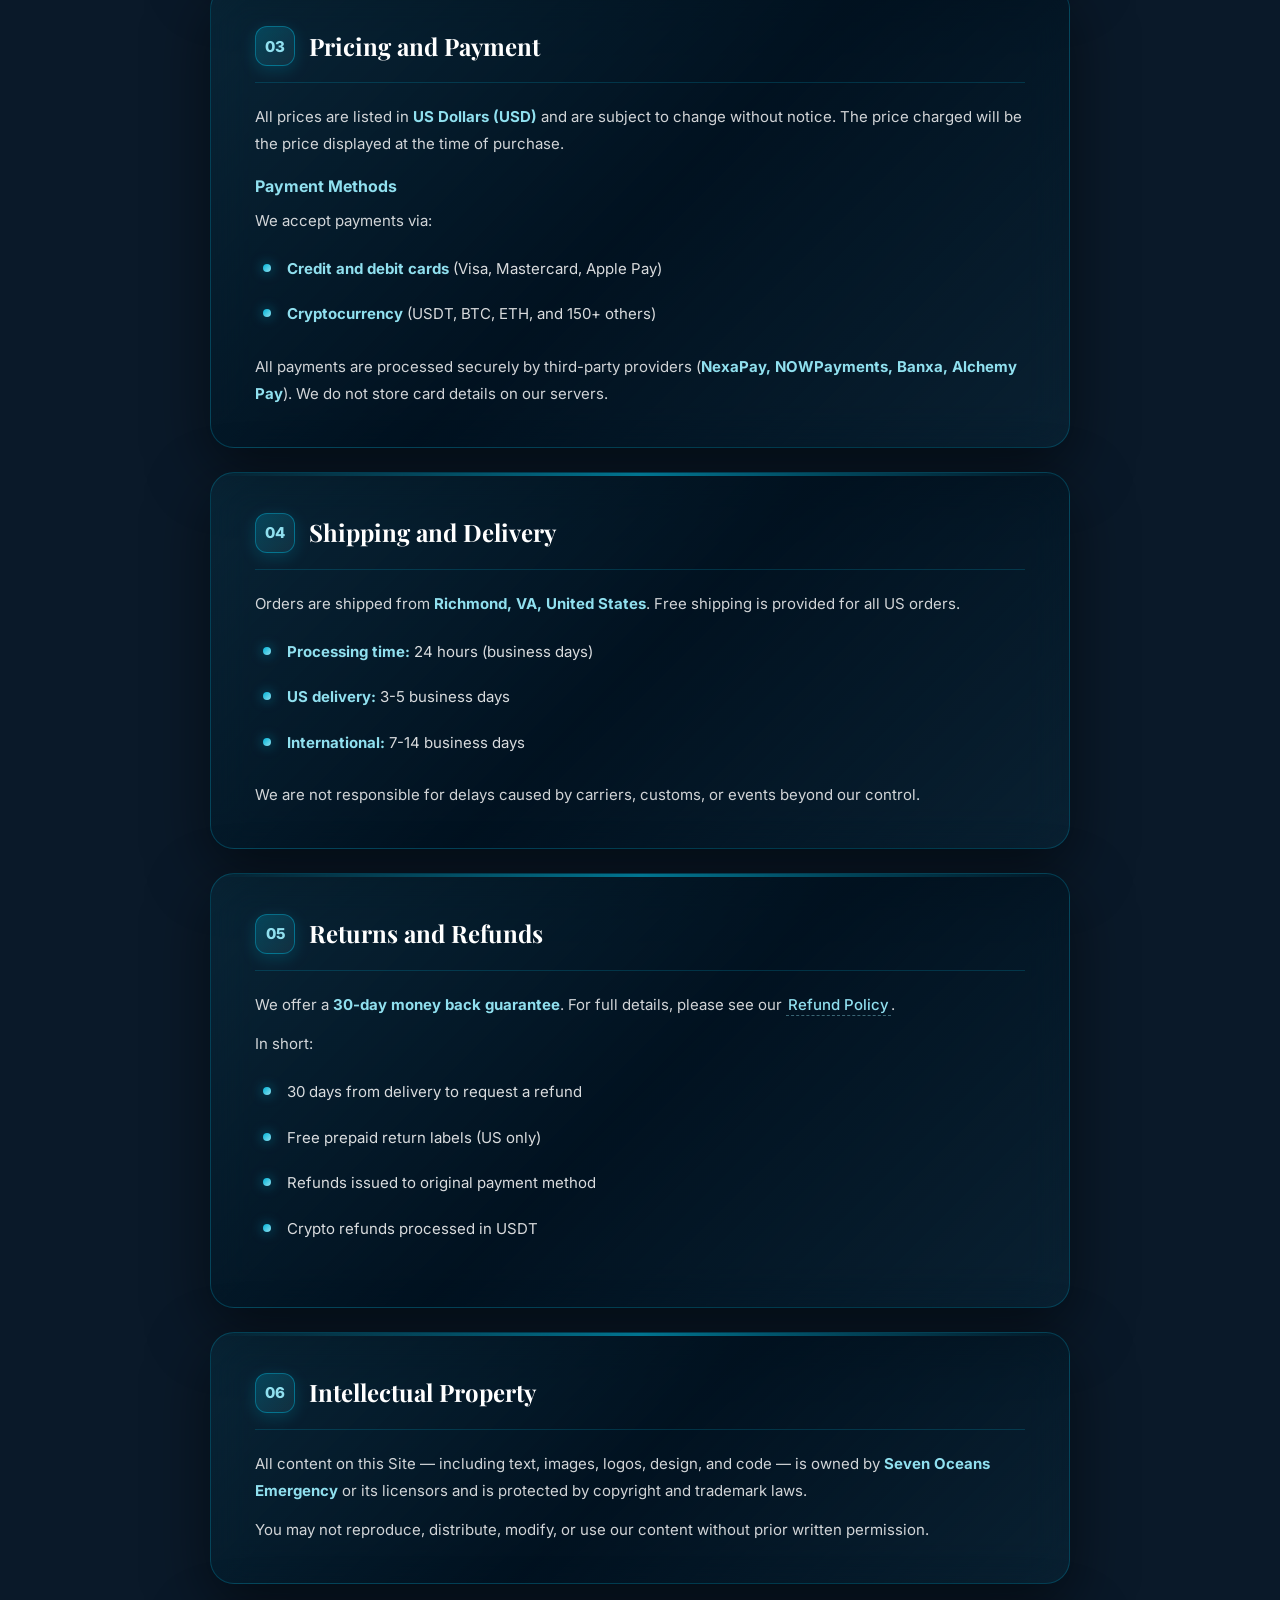
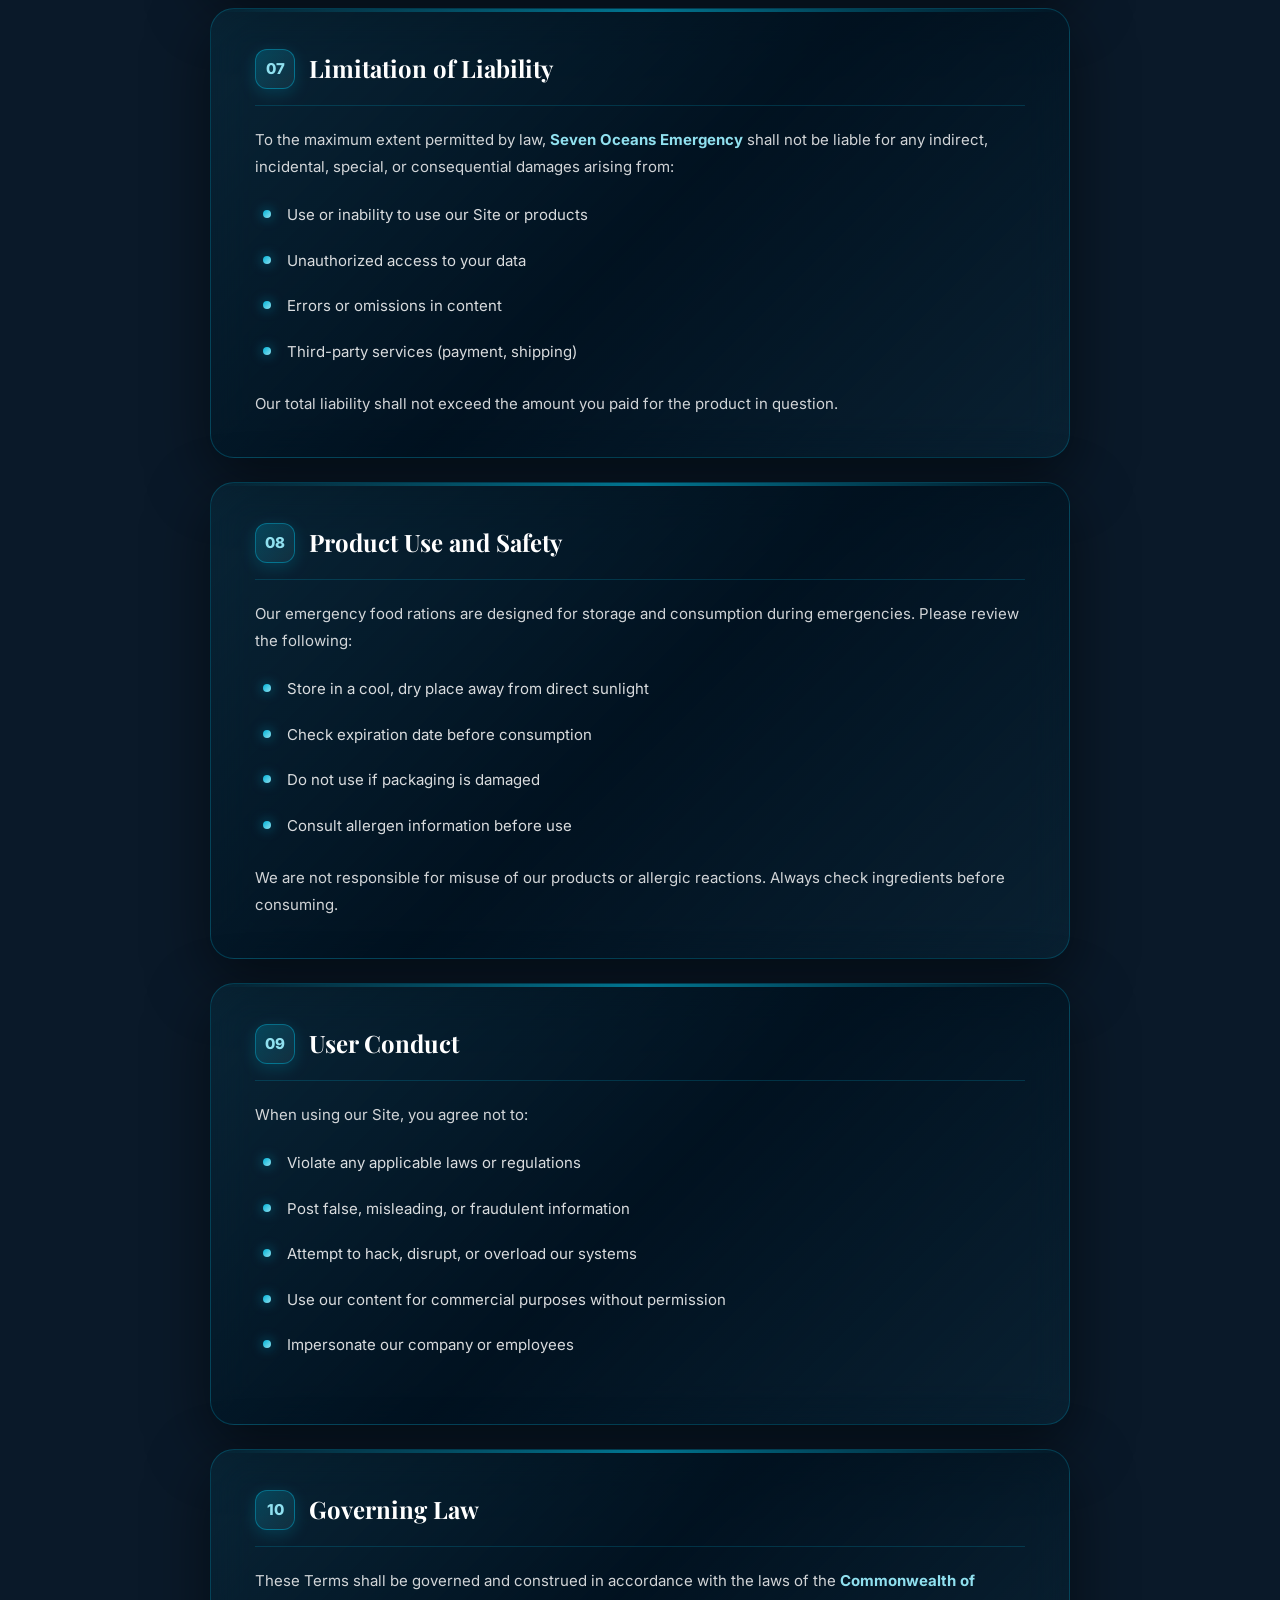
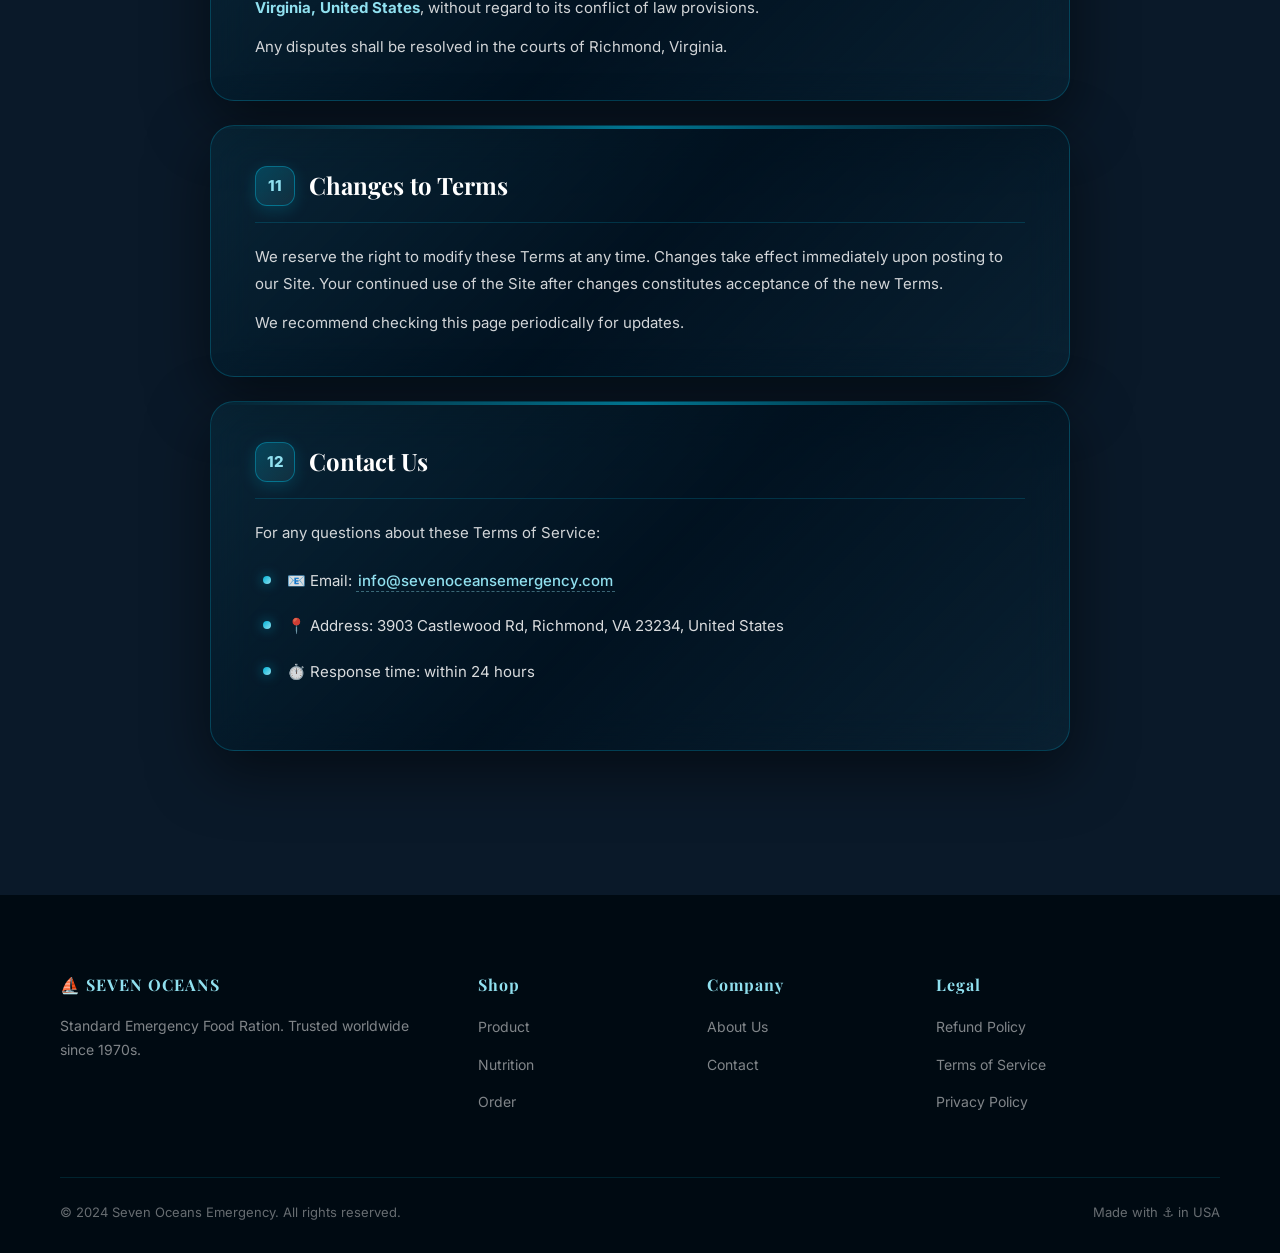
<file: terms.html>
<!DOCTYPE html>
<html lang="en">
<head>
  <meta charset="UTF-8">
  <meta name="viewport" content="width=device-width, initial-scale=1.0">
  
  <title>Terms of Service — Seven Oceans Emergency Food Ration</title>
  <meta name="description" content="Terms of Service for Seven Oceans Emergency Food Ration. Rules and conditions for using our website and purchasing our products.">
  <meta name="robots" content="index, follow">
  
  <link rel="canonical" href="https://sevenoceansemergency.com/terms.html">
  
  <link rel="icon" type="image/svg+xml" href="/favicon.svg">
  <link rel="apple-touch-icon" href="/favicon.svg">
  <meta name="theme-color" content="#001f3f">
  
  <script async src="https://www.googletagmanager.com/gtag/js?id=G-KR8SYZTL9H"></script>
  <script>
    window.dataLayer = window.dataLayer || [];
    function gtag(){dataLayer.push(arguments);}
    gtag('js', new Date());
    gtag('config', 'G-KR8SYZTL9H');
  </script>
  
  <link rel="preconnect" href="https://fonts.googleapis.com">
  <link rel="preconnect" href="https://fonts.gstatic.com" crossorigin>
  <link href="https://fonts.googleapis.com/css2?family=Playfair+Display:wght@600;700;900&family=Inter:wght@300;400;500;600;700;800&display=swap" rel="stylesheet">
  
  <link rel="stylesheet" href="style.css">
  <link rel="stylesheet" href="pages.css">

  <style>
    /* ===== LEGAL PAGE — MODERN DESIGN ===== */
    .legal-content {
      padding: 80px 0 120px;
      background: #0a1929;
      position: relative;
    }
    .legal-content::before {
      content: '';
      position: absolute;
      top: -100px; left: 0; right: 0;
      height: 200px;
      background: linear-gradient(180deg, transparent 0%, #0a1929 100%);
      pointer-events: none;
      z-index: 1;
    }
    .legal-content .container {
      max-width: 900px;
      margin: 0 auto;
      padding: 0 20px;
      position: relative;
      z-index: 2;
    }

    /* ===== UPDATED BADGE ===== */
    .legal-updated {
      display: flex;
      align-items: center;
      justify-content: center;
      gap: 10px;
      padding: 12px 24px;
      background: rgba(0,180,216,0.1);
      border: 1px solid rgba(0,180,216,0.3);
      border-radius: 40px;
      font-size: 12px;
      color: #90e0ef;
      text-transform: uppercase;
      letter-spacing: 2px;
      font-weight: 700;
      margin: 0 auto 50px;
      width: fit-content;
      backdrop-filter: blur(10px);
      box-shadow: 0 4px 20px rgba(0,180,216,0.15);
    }
    .legal-updated::before {
      content: '📅';
      font-size: 14px;
    }

    /* ===== LEGAL CARDS ===== */
    .legal-card {
      position: relative;
      padding: 40px 44px;
      background: linear-gradient(135deg, rgba(0,180,216,0.08) 0%, rgba(0,17,31,0.85) 50%, rgba(0,180,216,0.05) 100%);
      backdrop-filter: blur(20px);
      -webkit-backdrop-filter: blur(20px);
      border-radius: 24px;
      border: 1px solid rgba(0,180,216,0.25);
      box-shadow: 0 20px 60px rgba(0,0,0,0.5);
      margin-bottom: 24px;
      transition: all 0.4s cubic-bezier(0.4, 0, 0.2, 1);
      overflow: hidden;
      animation: cardFadeIn 0.7s ease backwards;
    }
    .legal-card:nth-child(1) { animation-delay: 0.05s; }
    .legal-card:nth-child(2) { animation-delay: 0.1s; }
    .legal-card:nth-child(3) { animation-delay: 0.15s; }
    .legal-card:nth-child(4) { animation-delay: 0.2s; }
    .legal-card:nth-child(5) { animation-delay: 0.25s; }
    .legal-card:nth-child(6) { animation-delay: 0.3s; }
    .legal-card:nth-child(7) { animation-delay: 0.35s; }
    .legal-card:nth-child(8) { animation-delay: 0.4s; }
    .legal-card:nth-child(9) { animation-delay: 0.45s; }
    .legal-card:nth-child(10) { animation-delay: 0.5s; }

    @keyframes cardFadeIn {
      from {
        opacity: 0;
        transform: translateY(24px);
      }
      to {
        opacity: 1;
        transform: translateY(0);
      }
    }

    .legal-card::before {
      content: '';
      position: absolute;
      top: 0; left: 0; right: 0;
      height: 3px;
      background: linear-gradient(90deg, transparent 0%, #00b4d8 50%, transparent 100%);
      opacity: 0.6;
      transition: opacity 0.3s ease;
    }

    .legal-card::after {
      content: '';
      position: absolute;
      bottom: -50%;
      left: 50%;
      transform: translateX(-50%);
      width: 80%;
      height: 100%;
      background: radial-gradient(ellipse, rgba(0,180,216,0.1) 0%, transparent 70%);
      pointer-events: none;
      opacity: 0;
      transition: opacity 0.4s ease;
    }

    .legal-card:hover {
      transform: translateY(-4px);
      border-color: rgba(0,180,216,0.55);
      box-shadow: 0 30px 80px rgba(0,0,0,0.55), 0 0 80px rgba(0,180,216,0.2);
    }
    .legal-card:hover::before { opacity: 1; }
    .legal-card:hover::after { opacity: 1; }

    .legal-card h2 {
      font-family: 'Playfair Display', serif;
      font-size: 24px;
      color: #ffffff;
      margin-bottom: 20px;
      padding-bottom: 16px;
      border-bottom: 1px solid rgba(0,180,216,0.2);
      font-weight: 700;
      display: flex;
      align-items: center;
      gap: 14px;
      line-height: 1.3;
      position: relative;
      z-index: 1;
    }
    .legal-card h2 .num {
      display: inline-flex;
      align-items: center;
      justify-content: center;
      width: 40px;
      height: 40px;
      border-radius: 12px;
      background: linear-gradient(135deg, rgba(0,180,216,0.25), rgba(144,224,239,0.08));
      border: 1px solid rgba(0,180,216,0.45);
      font-size: 15px;
      color: #90e0ef;
      font-family: 'Inter', sans-serif;
      font-weight: 800;
      flex-shrink: 0;
      box-shadow: 0 4px 16px rgba(0,180,216,0.2);
      transition: all 0.3s ease;
    }
    .legal-card:hover h2 .num {
      background: linear-gradient(135deg, rgba(0,180,216,0.4), rgba(144,224,239,0.15));
      box-shadow: 0 6px 24px rgba(0,180,216,0.4);
      transform: scale(1.05);
    }

    .legal-card h3 {
      font-family: 'Inter', sans-serif;
      font-size: 16px;
      color: #90e0ef;
      margin: 20px 0 10px;
      font-weight: 700;
      position: relative;
      z-index: 1;
    }

    .legal-card p {
      font-size: 15px;
      color: rgba(255,255,255,0.82);
      line-height: 1.8;
      margin-bottom: 12px;
      position: relative;
      z-index: 1;
      font-weight: 400;
    }
    .legal-card p:last-child { margin-bottom: 0; }

    .legal-card ul {
      list-style: none;
      padding: 0;
      margin: 12px 0 16px;
      position: relative;
      z-index: 1;
    }
    .legal-card ul li {
      padding: 10px 0 10px 32px;
      font-size: 15px;
      color: rgba(255,255,255,0.85);
      line-height: 1.7;
      position: relative;
      transition: color 0.25s ease;
    }
    .legal-card ul li::before {
      content: '';
      position: absolute;
      left: 8px;
      top: 18px;
      width: 8px;
      height: 8px;
      border-radius: 50%;
      background: linear-gradient(135deg, #00b4d8, #90e0ef);
      box-shadow: 0 0 12px rgba(0,180,216,0.6);
      transition: all 0.3s ease;
    }
    .legal-card ul li:hover {
      color: #ffffff;
    }
    .legal-card ul li:hover::before {
      transform: scale(1.3);
      box-shadow: 0 0 20px rgba(0,180,216,0.9);
    }

    .legal-card a {
      color: #90e0ef;
      text-decoration: none;
      border-bottom: 1px dashed rgba(144,224,239,0.4);
      transition: all 0.25s ease;
      font-weight: 500;
      padding: 1px 2px;
    }
    .legal-card a:hover {
      color: #ffffff;
      border-bottom-color: #00b4d8;
      border-bottom-style: solid;
      background: rgba(0,180,216,0.1);
      border-radius: 4px;
    }

    .legal-card strong {
      color: #90e0ef;
      font-weight: 700;
    }

    /* ===== RESPONSIVE ===== */
    @media (max-width: 768px) {
      .legal-content { padding: 60px 0 80px; }
      .legal-card {
        padding: 28px 22px;
        border-radius: 20px;
        margin-bottom: 18px;
      }
      .legal-card h2 {
        font-size: 19px;
        padding-bottom: 12px;
        margin-bottom: 16px;
        gap: 10px;
      }
      .legal-card h2 .num {
        width: 34px;
        height: 34px;
        font-size: 13px;
        border-radius: 10px;
      }
      .legal-card p,
      .legal-card ul li {
        font-size: 14px;
      }
      .legal-card ul li {
        padding: 8px 0 8px 28px;
      }
      .legal-card ul li::before {
        top: 16px;
        width: 6px;
        height: 6px;
      }
      .legal-updated {
        font-size: 11px;
        padding: 10px 18px;
        margin-bottom: 32px;
      }
    }
  </style>
</head>
<body class="storm">

  <div class="rain" id="rain"></div>
  <div class="lightning" id="lightning"></div>

  <nav class="navbar">
    <div class="nav-container">
      <a href="index.html" class="logo">
        <span class="logo-ship">⛵</span>
        <span class="logo-text">SEVEN OCEANS</span>
      </a>
      <button class="menu-toggle" id="menuToggle">☰</button>
      <ul class="nav-menu" id="navMenu">
        <li><a href="index.html">Home</a></li>
        <li><a href="product.html">Product</a></li>
        <li><a href="nutrition.html">Nutrition</a></li>
        <li><a href="about.html">About</a></li>
        <li><a href="contact.html" class="btn-nav">Order Now</a></li>
      </ul>
    </div>
  </nav>

  <section class="page-hero">
    <div class="page-hero-content">
      <div class="hero-badge">📋 Legal</div>
      <h1 class="page-title">Terms of <span>Service</span></h1>
      <p class="page-subtitle">Rules and conditions for using our website</p>
    </div>
  </section>

  <section class="legal-content">
    <div class="container">

      <div class="legal-updated">Last updated: September 29, 2026</div>

      <div class="legal-card">
        <h2><span class="num">01</span> Agreement to Terms</h2>
        <p>By accessing and using <strong>sevenoceansemergency.com</strong> (the "Site"), you agree to be bound by these Terms of Service ("Terms"). If you do not agree to these Terms, please do not use our Site.</p>
        <p>These Terms apply to all visitors, users, and customers of <strong>Seven Oceans Emergency</strong> ("we", "us", "our").</p>
      </div>

      <div class="legal-card">
        <h2><span class="num">02</span> Products and Orders</h2>
        <p>We sell <strong>emergency food rations</strong> for personal and professional use. All product descriptions, images, and specifications are for informational purposes and may be updated without notice.</p>
        <h3>Order Acceptance</h3>
        <p>All orders are subject to acceptance and availability. We reserve the right to refuse or cancel any order for any reason, including:</p>
        <ul>
          <li>Suspected fraud or unauthorized transactions</li>
          <li>Incorrect pricing or product information</li>
          <li>Shipping restrictions in your region</li>
          <li>Suspected reseller activity without authorization</li>
        </ul>
      </div>

      <div class="legal-card">
        <h2><span class="num">03</span> Pricing and Payment</h2>
        <p>All prices are listed in <strong>US Dollars (USD)</strong> and are subject to change without notice. The price charged will be the price displayed at the time of purchase.</p>
        <h3>Payment Methods</h3>
        <p>We accept payments via:</p>
        <ul>
          <li><strong>Credit and debit cards</strong> (Visa, Mastercard, Apple Pay)</li>
          <li><strong>Cryptocurrency</strong> (USDT, BTC, ETH, and 150+ others)</li>
        </ul>
        <p>All payments are processed securely by third-party providers (<strong>NexaPay, NOWPayments, Banxa, Alchemy Pay</strong>). We do not store card details on our servers.</p>
      </div>

      <div class="legal-card">
        <h2><span class="num">04</span> Shipping and Delivery</h2>
        <p>Orders are shipped from <strong>Richmond, VA, United States</strong>. Free shipping is provided for all US orders.</p>
        <ul>
          <li><strong>Processing time:</strong> 24 hours (business days)</li>
          <li><strong>US delivery:</strong> 3-5 business days</li>
          <li><strong>International:</strong> 7-14 business days</li>
        </ul>
        <p>We are not responsible for delays caused by carriers, customs, or events beyond our control.</p>
      </div>

      <div class="legal-card">
        <h2><span class="num">05</span> Returns and Refunds</h2>
        <p>We offer a <strong>30-day money back guarantee</strong>. For full details, please see our <a href="refund.html">Refund Policy</a>.</p>
        <p>In short:</p>
        <ul>
          <li>30 days from delivery to request a refund</li>
          <li>Free prepaid return labels (US only)</li>
          <li>Refunds issued to original payment method</li>
          <li>Crypto refunds processed in USDT</li>
        </ul>
      </div>

      <div class="legal-card">
        <h2><span class="num">06</span> Intellectual Property</h2>
        <p>All content on this Site — including text, images, logos, design, and code — is owned by <strong>Seven Oceans Emergency</strong> or its licensors and is protected by copyright and trademark laws.</p>
        <p>You may not reproduce, distribute, modify, or use our content without prior written permission.</p>
      </div>

      <div class="legal-card">
        <h2><span class="num">07</span> Limitation of Liability</h2>
        <p>To the maximum extent permitted by law, <strong>Seven Oceans Emergency</strong> shall not be liable for any indirect, incidental, special, or consequential damages arising from:</p>
        <ul>
          <li>Use or inability to use our Site or products</li>
          <li>Unauthorized access to your data</li>
          <li>Errors or omissions in content</li>
          <li>Third-party services (payment, shipping)</li>
        </ul>
        <p>Our total liability shall not exceed the amount you paid for the product in question.</p>
      </div>

      <div class="legal-card">
        <h2><span class="num">08</span> Product Use and Safety</h2>
        <p>Our emergency food rations are designed for storage and consumption during emergencies. Please review the following:</p>
        <ul>
          <li>Store in a cool, dry place away from direct sunlight</li>
          <li>Check expiration date before consumption</li>
          <li>Do not use if packaging is damaged</li>
          <li>Consult allergen information before use</li>
        </ul>
        <p>We are not responsible for misuse of our products or allergic reactions. Always check ingredients before consuming.</p>
      </div>

      <div class="legal-card">
        <h2><span class="num">09</span> User Conduct</h2>
        <p>When using our Site, you agree not to:</p>
        <ul>
          <li>Violate any applicable laws or regulations</li>
          <li>Post false, misleading, or fraudulent information</li>
          <li>Attempt to hack, disrupt, or overload our systems</li>
          <li>Use our content for commercial purposes without permission</li>
          <li>Impersonate our company or employees</li>
        </ul>
      </div>

      <div class="legal-card">
        <h2><span class="num">10</span> Governing Law</h2>
        <p>These Terms shall be governed and construed in accordance with the laws of the <strong>Commonwealth of Virginia, United States</strong>, without regard to its conflict of law provisions.</p>
        <p>Any disputes shall be resolved in the courts of Richmond, Virginia.</p>
      </div>

      <div class="legal-card">
        <h2><span class="num">11</span> Changes to Terms</h2>
        <p>We reserve the right to modify these Terms at any time. Changes take effect immediately upon posting to our Site. Your continued use of the Site after changes constitutes acceptance of the new Terms.</p>
        <p>We recommend checking this page periodically for updates.</p>
      </div>

      <div class="legal-card">
        <h2><span class="num">12</span> Contact Us</h2>
        <p>For any questions about these Terms of Service:</p>
        <ul>
          <li>📧 Email: <a href="mailto:info@sevenoceansemergency.com">info@sevenoceansemergency.com</a></li>
          <li>📍 Address: 3903 Castlewood Rd, Richmond, VA 23234, United States</li>
          <li>⏱️ Response time: within 24 hours</li>
        </ul>
      </div>

    </div>
  </section>

  <footer class="footer">
    <div class="container">
      <div class="footer-grid">
        <div class="footer-col">
          <h4>⛵ SEVEN OCEANS</h4>
          <p>Standard Emergency Food Ration. Trusted worldwide since 1970s.</p>
        </div>
        <div class="footer-col">
          <h4>Shop</h4>
          <ul>
            <li><a href="product.html">Product</a></li>
            <li><a href="nutrition.html">Nutrition</a></li>
            <li><a href="contact.html">Order</a></li>
          </ul>
        </div>
        <div class="footer-col">
          <h4>Company</h4>
          <ul>
            <li><a href="about.html">About Us</a></li>
            <li><a href="contact.html">Contact</a></li>
          </ul>
        </div>
        <div class="footer-col">
          <h4>Legal</h4>
          <ul>
            <li><a href="refund.html">Refund Policy</a></li>
            <li><a href="terms.html">Terms of Service</a></li>
            <li><a href="privacy.html">Privacy Policy</a></li>
          </ul>
        </div>
      </div>
      <div class="footer-bottom">
        <p>© 2024 Seven Oceans Emergency. All rights reserved.</p>
        <p>Made with ⚓ in USA</p>
      </div>
    </div>
  </footer>

  <script src="script.js"></script>
</body>
</html>
</file>
<file: style.css>
/* ===== RESET ===== */
* { margin: 0; padding: 0; box-sizing: border-box; }

:root {
  --navy: #001f3f;
  --navy-deep: #00111f;
  --blue: #00b4d8;
  --blue-light: #90e0ef;
  --gold: #f4a900;
  --white: #ffffff;
  --gray: #94a3b8;
}

html { scroll-behavior: smooth; }

body {
  font-family: 'Inter', system-ui, sans-serif;
  color: var(--white);
  background: var(--navy-deep);
  line-height: 1.6;
  overflow-x: hidden;
  min-height: 100vh;
}

h1, h2, h3, h4 {
  font-family: 'Playfair Display', serif;
  font-weight: 700;
  line-height: 1.2;
}

.container { max-width: 1200px; margin: 0 auto; padding: 0 20px; }

/* ===== RAIN — ПОВНІСТЮ ПРИБРАНО ===== */
.rain,
.raindrop-bg,
.raindrop-mid,
.raindrop-glassy {
  display: none !important;
}

/* ===== LIGHTNING ===== */
.lightning {
  position: fixed; top: 0; left: 0;
  width: 100%; height: 100%;
  background: white; opacity: 0;
  pointer-events: none; z-index: 9998;
}
.lightning.flash { animation: lightningFlash 0.8s ease-out; }

@keyframes lightningFlash {
  0%, 100% { opacity: 0; }
  8% { opacity: 0.25; }
  16% { opacity: 0.03; }
  24% { opacity: 0.2; }
  40% { opacity: 0; }
}

/* Cursor glow */
.cursor-glow {
  position: fixed; width: 250px; height: 250px;
  border-radius: 50%;
  background: radial-gradient(circle, rgba(0,180,216,0.18) 0%, rgba(0,180,216,0.06) 40%, transparent 70%);
  pointer-events: none; z-index: 9997;
  transform: translate(-50%, -50%);
  filter: blur(24px);
  opacity: 0;
  transition: opacity 0.4s ease;
}
body:hover .cursor-glow { opacity: 1; }

/* ===== NAVBAR ===== */
.navbar {
  position: sticky; top: 0; z-index: 1000;
  background: rgba(0,17,31,0.75);
  backdrop-filter: blur(24px);
  -webkit-backdrop-filter: blur(24px);
  border-bottom: 1px solid rgba(0,180,216,0.1);
}
.nav-container {
  max-width: 1300px; margin: 0 auto; padding: 20px;
  display: flex; justify-content: space-between; align-items: center;
}
.logo {
  display: flex; align-items: center; gap: 10px;
  text-decoration: none; color: var(--white);
  font-family: 'Playfair Display', serif;
  font-weight: 700; font-size: 20px; letter-spacing: 2px;
}
.logo-ship { font-size: 28px; filter: drop-shadow(0 0 12px rgba(0,180,216,0.8)); }
.nav-menu { display: flex; list-style: none; gap: 36px; align-items: center; }
.nav-menu a {
  text-decoration: none; color: rgba(255,255,255,0.7);
  font-weight: 500; font-size: 15px;
  transition: all 0.3s; position: relative;
}
.nav-menu a:hover, .nav-menu a.active { color: var(--blue-light); }
.nav-menu a.active::after {
  content: ''; position: absolute;
  bottom: -8px; left: 0; right: 0;
  height: 2px;
  background: linear-gradient(90deg, transparent, var(--gold), transparent);
  box-shadow: 0 0 12px var(--gold);
}
.btn-nav {
  background: linear-gradient(135deg, var(--blue), var(--blue-light)) !important;
  color: var(--navy-deep) !important;
  padding: 10px 24px; border-radius: 10px;
  font-weight: 700 !important;
  transition: all 0.3s;
  box-shadow: 0 4px 20px rgba(0,180,216,0.4);
}
.btn-nav:hover { transform: translateY(-2px); box-shadow: 0 8px 30px rgba(0,180,216,0.7); }
.btn-nav.active::after { display: none; }
.menu-toggle {
  display: none; background: none; border: none;
  font-size: 24px; color: var(--white); cursor: pointer;
}

/* ===== HERO ===== */
.hero {
  position: relative; min-height: 100vh;
  display: grid; grid-template-columns: 1fr 1fr;
  align-items: center; gap: 60px;
  max-width: 1400px; margin: 0 auto;
  padding: 140px 40px 60px;
  overflow: hidden; z-index: 2;
}
.hero::before {
  content: '';
  position: absolute; top: 0; left: 50%;
  transform: translateX(-50%);
  width: 100vw; height: 100%;
  z-index: -2;
  background-image: url('images/hero-ship.jpg');
  background-size: cover; background-position: center;
  animation: shipSway 12s ease-in-out infinite;
}
.hero::after {
  content: '';
  position: absolute; top: 0; left: 50%;
  transform: translateX(-50%);
  width: 100vw; height: 100%;
  z-index: -1;
  background: linear-gradient(90deg,
    rgba(0,11,20,0.92) 0%,
    rgba(0,17,31,0.75) 35%,
    rgba(0,17,31,0.4) 60%,
    rgba(0,17,31,0.15) 100%
  );
}
@keyframes shipSway {
  0%, 100% { transform: translateX(-50%) translateY(0) scale(1.05); }
  25% { transform: translateX(-50%) translateY(-6px) scale(1.05); }
  50% { transform: translateX(-50%) translateY(3px) scale(1.05); }
  75% { transform: translateX(-50%) translateY(-3px) scale(1.05); }
}
.hero-content { position: relative; z-index: 3; animation: fadeInUp 1.2s ease; }

@keyframes fadeInUp {
  from { opacity: 0; transform: translateY(40px); }
  to { opacity: 1; transform: translateY(0); }
}

.hero-badge {
  display: inline-block; padding: 10px 22px;
  background: rgba(0,180,216,0.12);
  color: var(--blue-light);
  border: 1px solid rgba(0,180,216,0.4);
  border-radius: 40px; font-size: 12px;
  font-weight: 600; letter-spacing: 2px;
  margin-bottom: 32px; text-transform: uppercase;
  backdrop-filter: blur(12px);
  box-shadow: 0 4px 24px rgba(0,180,216,0.2);
}

.hero-title {
  font-family: 'Playfair Display', serif;
  font-size: 92px; font-weight: 900;
  line-height: 0.95; letter-spacing: -2px;
  margin-bottom: 24px;
  display: flex; flex-direction: column;
  position: relative; overflow: visible !important;
  padding-left: 4px;
}
.title-line1 {
  color: var(--blue-light);
  text-shadow: 0 0 60px rgba(0,180,216,0.7), 0 6px 30px rgba(0,0,0,0.9);
  position: relative;
}
.title-line2 {
  background: linear-gradient(135deg, var(--white) 0%, var(--blue-light) 100%);
  -webkit-background-clip: text;
  -webkit-text-fill-color: transparent;
  background-clip: text;
  filter: drop-shadow(0 8px 30px rgba(0,180,216,0.6));
  position: relative;
}

.text-drip {
  position: absolute; top: 100%; width: 3px;
  background: linear-gradient(180deg, rgba(224,247,250,1) 0%, rgba(144,224,239,0.8) 30%, rgba(0,180,216,0.5) 70%, transparent 100%);
  border-radius: 0 0 50% 50%;
  filter: blur(0.5px);
  box-shadow: 0 0 8px rgba(224,247,250,0.9), 0 0 16px rgba(0,180,216,0.5);
  animation: textDripFall 4s ease-in infinite;
  pointer-events: none; z-index: 20;
}

@keyframes textDripFall {
  0% { transform: translateY(0) scaleY(0.3); opacity: 0; }
  10% { opacity: 1; }
  90% { opacity: 0.9; }
  100% { transform: translateY(120px) scaleY(2); opacity: 0; }
}

.hero-divider {
  width: 100px; height: 3px;
  background: linear-gradient(90deg, var(--gold), transparent);
  margin-bottom: 24px;
  box-shadow: 0 0 15px var(--gold);
}
.hero-subtitle {
  font-size: 22px; color: var(--blue-light);
  font-weight: 400; margin-bottom: 28px;
  font-family: 'Playfair Display', serif;
  font-style: italic; letter-spacing: 0.5px;
  text-shadow: 0 3px 20px rgba(0,0,0,0.9);
  position: relative;
}
.hero-desc {
  font-size: 16px; color: rgba(255,255,255,0.85);
  margin-bottom: 32px; max-width: 520px;
  line-height: 1.75;
  text-shadow: 0 2px 15px rgba(0,0,0,0.9);
}
.hero-desc strong { color: var(--blue-light); font-weight: 600; }
.hero-desc em { color: var(--gold); font-style: italic; }

.hero-stats {
  display: flex; gap: 36px;
  margin-bottom: 32px; padding: 20px 0;
  border-top: 1px solid rgba(0,180,216,0.3);
  border-bottom: 1px solid rgba(0,180,216,0.3);
}
.stat { display: flex; flex-direction: column; }
.stat-value {
  font-family: 'Playfair Display', serif;
  font-size: 30px; font-weight: 700;
  color: var(--white); line-height: 1;
  text-shadow: 0 3px 20px rgba(0,0,0,0.9);
}
.stat-value span {
  font-size: 15px; color: var(--blue-light);
  margin-left: 4px;
  font-family: 'Inter', sans-serif;
}
.stat-label {
  font-size: 11px; color: rgba(255,255,255,0.65);
  text-transform: uppercase; letter-spacing: 2px;
  margin-top: 8px; font-weight: 600;
}
.hero-rating { display: flex; align-items: center; gap: 12px; margin-bottom: 20px; }
.stars { font-size: 18px; filter: drop-shadow(0 0 10px rgba(244,169,0,0.9)); }
.rating-text {
  font-size: 14px; color: rgba(255,255,255,0.75);
  font-weight: 500;
  text-shadow: 0 2px 10px rgba(0,0,0,0.9);
}
.hero-price { display: flex; align-items: baseline; gap: 14px; margin-bottom: 32px; }
.price {
  font-family: 'Playfair Display', serif;
  font-size: 52px; font-weight: 700;
  color: var(--white);
  text-shadow: 0 0 40px rgba(0,180,216,0.8), 0 6px 30px rgba(0,0,0,0.9);
}
.price-detail {
  font-size: 14px; color: rgba(255,255,255,0.7);
  text-shadow: 0 2px 10px rgba(0,0,0,0.9);
}
.hero-buttons { display: flex; gap: 16px; flex-wrap: wrap; }

/* ===== PRODUCT CARD ===== */
.hero-product {
  position: relative; z-index: 3;
  display: flex; justify-content: center; align-items: center;
  animation: fadeInRight 1.4s ease;
}

@keyframes fadeInRight {
  from { opacity: 0; transform: translateX(60px); }
  to { opacity: 1; transform: translateX(0); }
}

.product-card {
  position: relative; width: 100%; max-width: 620px;
  padding: 32px 28px; border-radius: 32px;
  background: linear-gradient(135deg, rgba(0,180,216,0.08) 0%, rgba(0,17,31,0.5) 50%, rgba(0,180,216,0.05) 100%);
  backdrop-filter: blur(20px);
  -webkit-backdrop-filter: blur(20px);
  border: 1px solid rgba(0,180,216,0.35);
  box-shadow: 0 30px 80px rgba(0,0,0,0.7), 0 0 100px rgba(0,180,216,0.25), inset 0 1px 0 rgba(255,255,255,0.15);
  animation: productFloat 6s ease-in-out infinite;
  overflow: visible;
  transition: all 0.4s ease;
}
.product-card:hover {
  border-color: rgba(0,180,216,0.7);
  box-shadow: 0 40px 100px rgba(0,0,0,0.8), 0 0 150px rgba(0,180,216,0.5), inset 0 1px 0 rgba(255,255,255,0.25);
  transform: translateY(-6px);
}
.product-card::before {
  content: ''; position: absolute;
  inset: -2px; border-radius: 34px; padding: 2px;
  background: linear-gradient(135deg, rgba(0,180,216,0.9), rgba(144,224,239,0.3), rgba(244,169,0,0.7), rgba(0,180,216,0.9));
  -webkit-mask: linear-gradient(#fff 0 0) content-box, linear-gradient(#fff 0 0);
  -webkit-mask-composite: xor;
  mask-composite: exclude;
  animation: borderRotate 4s linear infinite;
  pointer-events: none; z-index: 0;
}

@keyframes borderRotate {
  0% { background-position: 0% 0%; }
  100% { background-position: 200% 200%; }
}

.product-card::after {
  content: ''; position: absolute;
  inset: 0; border-radius: 32px;
  pointer-events: none;
  background-image: 
    radial-gradient(circle 8px at 0% 0%, rgba(0,180,216,1), transparent 60%),
    radial-gradient(circle 8px at 100% 0%, rgba(0,180,216,1), transparent 60%),
    radial-gradient(circle 8px at 0% 100%, rgba(0,180,216,1), transparent 60%),
    radial-gradient(circle 8px at 100% 100%, rgba(0,180,216,1), transparent 60%);
  z-index: 1;
}

@keyframes productFloat {
  0%, 100% { transform: translateY(0); }
  50% { transform: translateY(-14px); }
}

.product-card img {
  position: relative; z-index: 2;
  width: 100%; max-width: 100%; height: auto;
  margin: 0 auto; display: block;
  background: transparent; border-radius: 20px;
  filter: drop-shadow(0 20px 40px rgba(0,0,0,0.7)) drop-shadow(0 0 40px rgba(0,180,216,0.2));
  transition: transform 0.5s ease;
}
.product-card:hover img { transform: scale(1.03); }

.product-drips {
  position: absolute; inset: 0;
  pointer-events: none; z-index: 10;
  overflow: hidden; border-radius: 32px;
}
.product-drop {
  position: absolute; top: 0; width: 3px;
  background: linear-gradient(180deg, transparent 0%, rgba(224,247,250,0.95) 30%, rgba(144,224,239,0.85) 60%, transparent 100%);
  border-radius: 0 0 50% 50%;
  filter: blur(0.4px);
  box-shadow: 0 0 8px rgba(0,180,216,0.9), 0 0 16px rgba(0,180,216,0.5);
  animation: dropFall 4s ease-in infinite;
  pointer-events: none;
}
@keyframes dropFall {
  0% { transform: translateY(-20px) scaleY(0.3); opacity: 0; }
  10% { opacity: 1; }
  90% { opacity: 1; }
  100% { transform: translateY(500px) scaleY(1.5); opacity: 0; }
}

/* ===== BUTTONS ===== */
.btn {
  display: inline-block; padding: 16px 36px;
  border-radius: 12px; font-weight: 600;
  text-decoration: none; transition: all 0.3s ease;
  font-size: 16px; cursor: pointer;
  border: none; font-family: 'Inter', sans-serif;
  letter-spacing: 0.5px;
}
.btn-primary {
  background: linear-gradient(135deg, var(--blue), var(--blue-light));
  color: var(--navy-deep); font-weight: 700;
  box-shadow: 0 8px 32px rgba(0,180,216,0.5), inset 0 1px 0 rgba(255,255,255,0.3);
}
.btn-primary:hover {
  transform: translateY(-3px);
  box-shadow: 0 16px 48px rgba(0,180,216,0.8);
}
.btn-secondary {
  background: rgba(255,255,255,0.08); color: var(--white);
  border: 2px solid rgba(255,255,255,0.4);
  backdrop-filter: blur(12px);
}
.btn-secondary:hover {
  background: rgba(255,255,255,0.2);
  border-color: var(--blue-light);
  transform: translateY(-3px);
}
.btn-large { padding: 20px 52px; font-size: 18px; }

/* ===== FEATURES ===== */
.features {
  position: relative; padding: 140px 0;
  background: linear-gradient(180deg, #0a1929 0%, #1a3a5c 8%, #d5e8f0 25%, #f8fafc 50%, #ffffff 100%);
  z-index: 2;
}
.section-title {
  font-family: 'Playfair Display', serif;
  font-size: 48px; text-align: center;
  color: var(--navy); margin-bottom: 16px;
  font-weight: 700; letter-spacing: -1px;
  position: relative; overflow: visible !important;
}
.section-subtitle {
  text-align: center; font-size: 17px;
  color: var(--gray); margin-bottom: 60px;
  font-style: italic;
}
.features-grid {
  display: grid;
  grid-template-columns: repeat(auto-fit, minmax(280px, 1fr));
  gap: 30px;
}
.feature-card {
  padding: 44px 32px; background: var(--white);
  border-radius: 24px; text-align: center;
  transition: all 0.4s ease;
  border: 1px solid rgba(0,61,122,0.08);
  box-shadow: 0 4px 20px rgba(0,61,122,0.06);
}
.feature-card:hover {
  transform: translateY(-10px);
  box-shadow: 0 30px 60px rgba(0,61,122,0.15);
  border-color: rgba(0,180,216,0.3);
}
.feature-icon {
  font-size: 56px; margin-bottom: 24px;
  display: inline-block;
  filter: drop-shadow(0 8px 16px rgba(0,180,216,0.3));
}
.feature-card h3 {
  font-family: 'Playfair Display', serif;
  font-size: 24px; color: var(--navy);
  margin-bottom: 14px; font-weight: 700;
}
.feature-card p { color: var(--gray); font-size: 15px; line-height: 1.7; }

/* ===== GALLERY ===== */
.gallery {
  padding: 120px 0;
  background: var(--navy-deep);
  position: relative; overflow: hidden;
}
.gallery::before {
  content: ''; position: absolute; inset: 0;
  background: 
    radial-gradient(circle at 20% 30%, rgba(0,180,216,0.1), transparent 50%),
    radial-gradient(circle at 80% 70%, rgba(244,169,0,0.05), transparent 50%);
}
.gallery .container { position: relative; z-index: 2; }
.gallery .section-title { color: var(--white); }
.gallery .section-subtitle { color: rgba(255,255,255,0.5); }
.gallery-grid {
  display: grid; grid-template-columns: repeat(4, 1fr);
  grid-auto-rows: 220px; gap: 16px;
}
.gallery-item {
  overflow: hidden; border-radius: 16px;
  cursor: pointer;
  transition: transform 0.4s ease, box-shadow 0.4s ease;
  background: rgba(255,255,255,0.05);
  border: 1px solid rgba(0,180,216,0.2);
}
.gallery-item.large { grid-column: span 2; grid-row: span 2; }
.gallery-item img {
  width: 100%; height: 100%;
  object-fit: cover; transition: transform 0.6s ease;
}
.gallery-item:hover {
  transform: translateY(-4px);
  box-shadow: 0 20px 40px rgba(0,180,216,0.3);
  border-color: rgba(0,180,216,0.5);
}
.gallery-item:hover img { transform: scale(1.08); }

/* ===== SPECS ===== */
.specs { padding: 120px 0; background: var(--white); }
.specs-grid {
  display: grid;
  grid-template-columns: repeat(auto-fit, minmax(200px, 1fr));
  gap: 20px;
}
.spec-item {
  padding: 32px 24px;
  background: linear-gradient(135deg, #f8fafc, #ffffff);
  border-radius: 16px; border-left: 4px solid var(--blue);
  transition: all 0.3s ease;
  box-shadow: 0 4px 12px rgba(0,61,122,0.05);
}
.spec-item:hover {
  transform: translateX(6px);
  box-shadow: 0 12px 32px rgba(0,180,216,0.2);
  border-left-color: var(--gold);
}
.spec-label {
  font-size: 13px; color: var(--gray);
  text-transform: uppercase; letter-spacing: 1px;
  font-weight: 600; margin-bottom: 8px;
}
.spec-value {
  font-size: 20px; font-weight: 700;
  color: var(--navy); font-family: 'Playfair Display', serif;
}

/* ===== CTA ===== */
.cta {
  padding: 140px 0;
  background: linear-gradient(135deg, var(--navy) 0%, var(--navy-deep) 100%);
  color: var(--white); text-align: center;
  position: relative; overflow: hidden;
}
.cta::before {
  content: '⛵'; position: absolute;
  font-size: 600px; opacity: 0.04;
  right: -100px; top: -100px;
  transform: rotate(-15deg);
}
.cta .container { position: relative; z-index: 2; }
.cta h2 {
  font-family: 'Playfair Display', serif;
  font-size: 52px; margin-bottom: 20px;
  color: var(--white);
  position: relative; overflow: visible !important;
}
.cta p { font-size: 18px; opacity: 0.8; margin-bottom: 36px; }
.cta-buttons { margin-bottom: 24px; }
.cta .btn-primary {
  background: linear-gradient(135deg, var(--gold), #d99400);
  color: var(--navy-deep);
  box-shadow: 0 8px 32px rgba(244,169,0,0.5);
}
.cta .btn-primary:hover { box-shadow: 0 16px 48px rgba(244,169,0,0.7); }
.cta-note { font-size: 14px; opacity: 0.7; margin-top: 20px; color: var(--blue-light); }

/* ===== FOOTER ===== */
.footer { background: #000a12; color: var(--white); padding: 80px 0 30px; position: relative; z-index: 2; }
.footer-grid {
  display: grid; grid-template-columns: 2fr 1fr 1fr 1.5fr;
  gap: 40px; margin-bottom: 50px;
}
.footer-col h4 {
  color: var(--blue-light); margin-bottom: 20px;
  font-size: 16px; letter-spacing: 1px;
  font-family: 'Playfair Display', serif;
}
.footer-col p { color: rgba(255,255,255,0.5); font-size: 14px; line-height: 1.7; }
.footer-col ul { list-style: none; }
.footer-col ul li { margin-bottom: 12px; }
.footer-col a {
  color: rgba(255,255,255,0.5);
  text-decoration: none; font-size: 14px;
  transition: color 0.2s;
}
.footer-col a:hover { color: var(--blue-light); }
.footer-bottom {
  border-top: 1px solid rgba(0,180,216,0.15);
  padding-top: 24px;
  display: flex; justify-content: space-between;
  flex-wrap: wrap; gap: 12px;
  font-size: 13px; color: rgba(255,255,255,0.4);
}

/* ===== RESPONSIVE ===== */
@media (max-width: 1024px) {
  .hero { grid-template-columns: 1fr; text-align: center; padding: 60px 20px; }
  .hero-content { margin: 0 auto; }
  .hero-desc { margin-left: auto; margin-right: auto; }
  .hero-rating, .hero-price, .hero-buttons, .hero-stats { justify-content: center; }
  .hero-divider { margin-left: auto; margin-right: auto; }
  .hero-title { font-size: 72px; }
  .product-card { max-width: 520px; padding: 24px 20px; }
}

@media (max-width: 768px) {
  .menu-toggle { display: block; }
  .nav-menu {
    position: absolute; top: 100%; left: 0; right: 0;
    background: rgba(0,17,31,0.98);
    flex-direction: column; padding: 24px; gap: 20px;
    display: none;
    border-bottom: 1px solid rgba(0,180,216,0.3);
    backdrop-filter: blur(20px);
  }
  .nav-menu.active { display: flex; }
  .section-title { font-size: 32px; }
  .hero-title { font-size: 56px; letter-spacing: -2px; }
  .hero-subtitle { font-size: 19px; }
  .price { font-size: 44px; }
  .cta h2 { font-size: 32px; }
  .footer-grid { grid-template-columns: 1fr; text-align: center; }
  .footer-bottom { justify-content: center; text-align: center; }
  .gallery-grid { grid-template-columns: repeat(2, 1fr); }
  .gallery-item.large { grid-column: span 2; grid-row: span 1; }
  .product-card { max-width: 440px; padding: 20px 16px; }
}

@media (max-width: 480px) {
  .hero-title { font-size: 42px; letter-spacing: -1.5px; }
  .product-card { padding: 16px 12px; }
  .hero-stats { flex-wrap: wrap; gap: 20px; }
  .gallery-grid { grid-template-columns: 1fr; grid-auto-rows: 240px; }
  .gallery-item.large { grid-column: span 1; grid-row: span 1; }
  .btn { width: 100%; text-align: center; }
  .product-drop, .text-drip { display: none; }
}

/* ===== FLOATING TRACK ORDER BUTTON ===== */
.track-fab {
  position: fixed;
  bottom: 30px;
  right: 30px;
  display: flex;
  align-items: center;
  gap: 10px;
  padding: 16px 24px;
  background: linear-gradient(135deg, rgba(0, 180, 216, 0.95), rgba(144, 224, 239, 0.95));
  color: #00111f;
  font-family: 'Inter', sans-serif;
  font-size: 15px;
  font-weight: 800;
  letter-spacing: 0.5px;
  border-radius: 60px;
  text-decoration: none;
  z-index: 9999;
  cursor: pointer;
  box-shadow: 
    0 8px 32px rgba(0, 180, 216, 0.6),
    0 0 60px rgba(0, 180, 216, 0.3),
    inset 0 1px 0 rgba(255, 255, 255, 0.5);
  transition: all 0.35s cubic-bezier(0.4, 0, 0.2, 1);
  border: 2px solid rgba(255, 255, 255, 0.3);
  overflow: hidden;
  white-space: nowrap;
}

.track-fab::before {
  content: '';
  position: absolute;
  inset: 0;
  background: linear-gradient(135deg, rgba(255, 255, 255, 0.2), transparent 50%);
  pointer-events: none;
}

.track-fab::after {
  content: '';
  position: absolute;
  inset: -4px;
  border-radius: 60px;
  background: linear-gradient(135deg, rgba(0, 180, 216, 0.8), rgba(244, 169, 0, 0.6), rgba(0, 180, 216, 0.8));
  z-index: -1;
  filter: blur(12px);
  opacity: 0;
  transition: opacity 0.4s ease;
  animation: fabGlow 3s ease-in-out infinite;
}

@keyframes fabGlow {
  0%, 100% { transform: scale(1); }
  50% { transform: scale(1.05); }
}

.track-fab:hover {
  transform: translateY(-4px) scale(1.03);
  box-shadow: 
    0 16px 48px rgba(0, 180, 216, 0.8),
    0 0 80px rgba(0, 180, 216, 0.5),
    inset 0 1px 0 rgba(255, 255, 255, 0.5);
}

.track-fab:hover::after {
  opacity: 0.8;
}

.track-fab-icon {
  font-size: 20px;
  display: flex;
  align-items: center;
  justify-content: center;
  position: relative;
  animation: fabBounce 2s ease-in-out infinite;
}

@keyframes fabBounce {
  0%, 100% { transform: translateY(0); }
  50% { transform: translateY(-3px); }
}

.track-fab-text {
  position: relative;
  z-index: 1;
}

.track-fab-dot {
  position: absolute;
  top: 8px;
  right: 8px;
  width: 10px;
  height: 10px;
  border-radius: 50%;
  background: #f4a900;
  box-shadow: 0 0 12px #f4a900;
  animation: fabPulse 1.5s ease-in-out infinite;
}

@keyframes fabPulse {
  0%, 100% { transform: scale(1); opacity: 1; }
  50% { transform: scale(1.4); opacity: 0.6; }
}

@media (max-width: 768px) {
  .track-fab {
    bottom: 20px;
    right: 20px;
    padding: 14px 18px;
    font-size: 14px;
  }
  .track-fab-text {
    display: none;
  }
  .track-fab-icon {
    font-size: 22px;
  }
}

/* ===== NAVBAR TRACK ORDER LINK ===== */
.nav-track-link {
  display: flex !important;
  align-items: center;
  gap: 6px;
  color: #90e0ef !important;
  font-weight: 600 !important;
  padding: 8px 14px !important;
  border-radius: 10px !important;
  background: rgba(0, 180, 216, 0.1) !important;
  border: 1px solid rgba(0, 180, 216, 0.3) !important;
  transition: all 0.25s ease !important;
}

.nav-track-link:hover {
  background: rgba(0, 180, 216, 0.2) !important;
  border-color: rgba(0, 180, 216, 0.6) !important;
  color: #ffffff !important;
  transform: translateY(-2px);
}

.nav-track-link::after {
  display: none !important;
}

@media (max-width: 768px) {
  .nav-track-link {
    width: 100%;
    justify-content: center;
  }
}
</file>
<file: pages.css>
/* ============================================= */
/* ===== PAGES.CSS — INNER PAGES ===== */
/* ============================================= */

/* ===== PAGE HERO ===== */
.page-hero {
  position: relative;
  min-height: 55vh;
  display: flex;
  align-items: center;
  justify-content: center;
  text-align: center;
  padding: 130px 20px 90px;
  overflow: hidden;
  background: linear-gradient(135deg, #00111f 0%, #0a1929 50%, #001f3f 100%);
  z-index: 2;
}

.page-hero::before {
  content: '';
  position: absolute;
  top: 30%; left: 20%;
  width: 400px; height: 400px;
  background: radial-gradient(circle, rgba(0, 180, 216, 0.18) 0%, transparent 70%);
  border-radius: 50%;
  filter: blur(80px);
  animation: floatGlow 8s ease-in-out infinite;
}

.page-hero::after {
  content: '';
  position: absolute;
  bottom: 20%; right: 15%;
  width: 500px; height: 500px;
  background: radial-gradient(circle, rgba(244, 169, 0, 0.08) 0%, transparent 70%);
  border-radius: 50%;
  filter: blur(80px);
  animation: floatGlow 10s ease-in-out infinite reverse;
}

@keyframes floatGlow {
  0%, 100% { transform: translate(0, 0) scale(1); }
  50% { transform: translate(30px, -20px) scale(1.1); }
}

.page-hero-content {
  position: relative;
  z-index: 3;
  max-width: 900px;
  margin: 0 auto;
  animation: fadeInUp 1.2s ease;
}

.page-title {
  font-family: 'Playfair Display', serif;
  font-size: 64px;
  font-weight: 900;
  line-height: 1.1;
  letter-spacing: -2px;
  margin: 18px 0;
  color: var(--white);
  text-shadow: 0 0 60px rgba(0, 180, 216, 0.5), 0 6px 30px rgba(0, 0, 0, 0.9);
}

.page-title span {
  background: linear-gradient(135deg, var(--blue-light), var(--blue));
  -webkit-background-clip: text;
  -webkit-text-fill-color: transparent;
  background-clip: text;
}

.page-subtitle {
  font-size: 18px;
  color: var(--blue-light);
  font-style: italic;
  font-family: 'Playfair Display', serif;
  margin-top: 12px;
  text-shadow: 0 2px 20px rgba(0, 0, 0, 0.9);
}

/* ===== PAGE CONTENT + SMOOTH TRANSITION ===== */
.page-content {
  position: relative;
  padding: 100px 0 140px;
  background: #0a1929;
  z-index: 2;
}

.page-content::before {
  content: '';
  position: absolute;
  top: -100px;
  left: 0;
  right: 0;
  height: 200px;
  background: linear-gradient(180deg, transparent 0%, #0a1929 100%);
  pointer-events: none;
  z-index: 1;
}

.page-content .container {
  position: relative;
  z-index: 2;
}

/* ===== SECTION TITLES ===== */
.page-content .section-title {
  font-family: 'Playfair Display', serif;
  font-size: 44px;
  text-align: center;
  color: var(--white);
  margin-bottom: 14px;
  font-weight: 700;
  letter-spacing: -1px;
  text-shadow: 0 0 40px rgba(0, 180, 216, 0.35);
}

.page-content .section-subtitle {
  text-align: center;
  font-size: 16px;
  color: rgba(255, 255, 255, 0.55);
  margin-bottom: 50px;
  font-style: italic;
}

.section-eyebrow {
  display: block;
  text-align: center;
  font-size: 12px;
  letter-spacing: 3px;
  text-transform: uppercase;
  color: var(--blue-light);
  font-weight: 700;
  margin-bottom: 12px;
  opacity: 0.9;
}

/* ===== INTRO BLOCK ===== */
.intro-block {
  max-width: 900px;
  margin: 0 auto 70px;
  padding: 36px 44px;
  text-align: center;
  background: linear-gradient(135deg,
    rgba(0, 180, 216, 0.1) 0%,
    rgba(0, 17, 31, 0.85) 50%,
    rgba(0, 180, 216, 0.06) 100%
  );
  backdrop-filter: blur(20px);
  border: 1px solid rgba(0, 180, 216, 0.35);
  border-radius: 24px;
  box-shadow: 0 20px 60px rgba(0, 0, 0, 0.5), 0 0 100px rgba(0, 180, 216, 0.15);
  position: relative;
  overflow: hidden;
}

.intro-block::before {
  content: '';
  position: absolute;
  inset: 0;
  border-radius: 24px;
  padding: 2px;
  background: linear-gradient(135deg,
    rgba(0, 180, 216, 0.9),
    rgba(144, 224, 239, 0.2),
    rgba(244, 169, 0, 0.6),
    rgba(0, 180, 216, 0.9)
  );
  -webkit-mask: linear-gradient(#fff 0 0) content-box, linear-gradient(#fff 0 0);
  -webkit-mask-composite: xor;
  mask-composite: exclude;
  animation: borderRotate 6s linear infinite;
  pointer-events: none;
  z-index: 0;
}

@keyframes borderRotate {
  0% { background-position: 0% 0%; }
  100% { background-position: 200% 200%; }
}

.intro-block p {
  position: relative;
  z-index: 1;
  font-size: 17px;
  color: rgba(255, 255, 255, 0.9);
  line-height: 1.8;
  margin-bottom: 12px;
}

.intro-block p:last-child { margin-bottom: 0; }
.intro-block p strong { color: var(--blue-light); font-weight: 700; }

/* ============================================= */
/* ===== NUTRITION BLOCKS — 4 В РЯДОК ===== */
/* ============================================= */
.nutrition-blocks {
  max-width: 1200px;
  margin: 0 auto 90px;
  display: grid;
  grid-template-columns: repeat(4, 1fr);
  gap: 20px;
}

.nutrition-block {
  padding: 26px 22px;
  background: linear-gradient(135deg,
    rgba(0, 180, 216, 0.08) 0%,
    rgba(0, 17, 31, 0.75) 50%,
    rgba(0, 180, 216, 0.05) 100%
  );
  backdrop-filter: blur(20px);
  border-radius: 20px;
  border: 1px solid rgba(0, 180, 216, 0.25);
  box-shadow: 0 20px 60px rgba(0, 0, 0, 0.4);
  transition: all 0.35s ease;
  position: relative;
  overflow: hidden;
}

.nutrition-block::before {
  content: '';
  position: absolute;
  top: 0; left: 0;
  width: 3px;
  height: 100%;
  background: linear-gradient(180deg, var(--blue), var(--blue-light));
  box-shadow: 0 0 20px rgba(0, 180, 216, 0.6);
}

.nutrition-block:hover {
  transform: translateY(-6px);
  border-color: rgba(0, 180, 216, 0.55);
  box-shadow: 0 30px 80px rgba(0, 0, 0, 0.5), 0 0 60px rgba(0, 180, 216, 0.25);
}

.nutrition-block .nutrient-name {
  font-size: 12px;
  color: rgba(255, 255, 255, 0.5);
  text-transform: uppercase;
  letter-spacing: 1.5px;
  font-weight: 700;
  margin-bottom: 10px;
}

.nutrition-block .nutrient-value {
  font-family: 'Playfair Display', serif;
  font-size: 32px;
  font-weight: 900;
  color: var(--blue-light);
  line-height: 1;
  margin-bottom: 6px;
  letter-spacing: -1px;
  text-shadow: 0 0 30px rgba(0, 180, 216, 0.4);
}

.nutrition-block .nutrient-unit {
  font-size: 13px;
  color: rgba(255, 255, 255, 0.5);
  font-weight: 500;
}

/* ============================================= */
/* ===== INGREDIENT CARDS — 3 В РЯДОК ===== */
/* ============================================= */
.ingredients-grid {
  max-width: 1200px;
  margin: 0 auto 90px;
  display: grid;
  grid-template-columns: repeat(3, 1fr);
  gap: 22px;
}

.ingredient-card {
  padding: 30px 26px;
  background: linear-gradient(135deg,
    rgba(0, 180, 216, 0.06) 0%,
    rgba(0, 17, 31, 0.7) 50%,
    rgba(0, 180, 216, 0.04) 100%
  );
  backdrop-filter: blur(20px);
  border-radius: 20px;
  border: 1px solid rgba(0, 180, 216, 0.2);
  box-shadow: 0 20px 60px rgba(0, 0, 0, 0.4);
  transition: all 0.35s ease;
  position: relative;
  overflow: hidden;
}

.ingredient-card::after {
  content: '';
  position: absolute;
  top: -50%; right: -50%;
  width: 200%; height: 200%;
  background: radial-gradient(circle at 100% 0%, rgba(0, 180, 216, 0.1) 0%, transparent 50%);
  pointer-events: none;
}

.ingredient-card:hover {
  transform: translateY(-6px);
  border-color: rgba(0, 180, 216, 0.5);
  box-shadow: 0 30px 80px rgba(0, 0, 0, 0.5), 0 0 60px rgba(0, 180, 216, 0.25);
}

.ingredient-icon {
  font-size: 38px;
  margin-bottom: 12px;
  display: block;
  filter: drop-shadow(0 8px 16px rgba(0, 180, 216, 0.4));
  position: relative;
  z-index: 1;
}

.ingredient-card h3 {
  font-family: 'Playfair Display', serif;
  font-size: 20px;
  color: var(--white);
  margin-bottom: 10px;
  font-weight: 700;
  position: relative;
  z-index: 1;
}

.ingredient-card p {
  font-size: 14px;
  color: rgba(255, 255, 255, 0.7);
  line-height: 1.7;
  position: relative;
  z-index: 1;
}

/* ============================================= */
/* ===== INFO CARDS — 4 В РЯДОК ===== */
/* ============================================= */
.info-grid {
  max-width: 1200px;
  margin: 0 auto;
  display: grid;
  grid-template-columns: repeat(4, 1fr);
  gap: 20px;
}

.info-card {
  padding: 30px 24px;
  background: linear-gradient(135deg,
    rgba(0, 180, 216, 0.06) 0%,
    rgba(0, 17, 31, 0.75) 50%,
    rgba(0, 180, 216, 0.04) 100%
  );
  backdrop-filter: blur(20px);
  border-radius: 22px;
  border: 1px solid rgba(0, 180, 216, 0.22);
  box-shadow: 0 20px 60px rgba(0, 0, 0, 0.4);
  transition: all 0.35s ease;
  position: relative;
  overflow: hidden;
}

.info-card::before {
  content: '';
  position: absolute;
  top: 0; left: 0; right: 0;
  height: 3px;
  background: linear-gradient(90deg,
    transparent 0%,
    rgba(0, 180, 216, 0.8) 50%,
    transparent 100%
  );
  opacity: 0.6;
}

.info-card:hover {
  transform: translateY(-6px);
  border-color: rgba(0, 180, 216, 0.55);
  box-shadow: 0 30px 80px rgba(0, 0, 0, 0.5), 0 0 60px rgba(0, 180, 216, 0.3);
}

.info-card-icon {
  font-size: 34px;
  margin-bottom: 12px;
  display: block;
  filter: drop-shadow(0 8px 16px rgba(0, 180, 216, 0.4));
}

.info-card h3 {
  font-family: 'Playfair Display', serif;
  font-size: 19px;
  color: var(--white);
  margin-bottom: 12px;
  font-weight: 700;
}

.info-card p {
  font-size: 14px;
  color: rgba(255, 255, 255, 0.75);
  line-height: 1.7;
  margin-bottom: 8px;
}

.info-card p:last-child { margin-bottom: 0; }
.info-card p strong { color: var(--blue-light); font-weight: 700; }

.info-card ul {
  list-style: none;
  padding: 0;
  margin: 8px 0 0;
}

.info-card ul li {
  padding: 6px 0;
  color: rgba(255, 255, 255, 0.8);
  font-size: 14px;
  display: flex;
  align-items: center;
  gap: 8px;
}

.info-card ul li::before {
  content: '✓';
  color: var(--blue-light);
  font-weight: 900;
  font-size: 15px;
}

/* ============================================= */
/* ===== PRODUCT PAGE ===== */
/* ============================================= */
.product-detail-grid {
  display: grid;
  grid-template-columns: 1fr 1fr;
  gap: 60px;
  align-items: center;
  margin-bottom: 110px;
}

.product-detail-image {
  position: relative;
  display: flex;
  justify-content: center;
  align-items: center;
  padding: 48px 40px;
  background: linear-gradient(135deg, rgba(0, 180, 216, 0.08) 0%, rgba(0, 17, 31, 0.7) 50%, rgba(0, 180, 216, 0.05) 100%);
  border-radius: 32px;
  backdrop-filter: blur(20px);
  box-shadow: 0 30px 80px rgba(0, 0, 0, 0.5), 0 0 120px rgba(0, 180, 216, 0.2);
  overflow: hidden;
}

.product-detail-image::before {
  content: '';
  position: absolute;
  inset: 0;
  border-radius: 32px;
  padding: 2px;
  background: linear-gradient(135deg,
    rgba(0, 180, 216, 1),
    rgba(144, 224, 239, 0.3),
    rgba(244, 169, 0, 0.8),
    rgba(0, 180, 216, 1)
  );
  -webkit-mask: linear-gradient(#fff 0 0) content-box, linear-gradient(#fff 0 0);
  -webkit-mask-composite: xor;
  mask-composite: exclude;
  animation: borderRotate 4s linear infinite;
  pointer-events: none;
  z-index: 1;
}

.product-detail-image img {
  width: 100%;
  max-width: 400px;
  height: auto;
  display: block;
  border-radius: 0;
  background: transparent;
  position: relative;
  z-index: 3;
  filter: drop-shadow(0 20px 40px rgba(0, 0, 0, 0.5));
}

.product-detail-info h2 {
  font-family: 'Playfair Display', serif;
  font-size: 42px;
  color: var(--white);
  margin: 20px 0 16px;
  line-height: 1.1;
  letter-spacing: -1px;
  text-shadow: 0 4px 20px rgba(0, 0, 0, 0.5);
}

.product-detail-info .hero-badge {
  display: inline-block;
  padding: 8px 20px;
  background: rgba(0, 180, 216, 0.15);
  color: var(--blue-light);
  border: 1px solid rgba(0, 180, 216, 0.4);
  border-radius: 40px;
  font-size: 12px;
  font-weight: 700;
  letter-spacing: 2px;
  text-transform: uppercase;
}

.product-price {
  font-family: 'Playfair Display', serif;
  font-size: 48px;
  color: var(--blue-light);
  font-weight: 700;
  margin-bottom: 24px;
  text-shadow: 0 0 30px rgba(0, 180, 216, 0.5);
}

.product-price span {
  font-size: 16px;
  color: rgba(255, 255, 255, 0.5);
  font-family: 'Inter', sans-serif;
  font-weight: 400;
  margin-left: 8px;
}

.product-desc {
  font-size: 17px;
  color: rgba(255, 255, 255, 0.85);
  line-height: 1.8;
  margin-bottom: 32px;
}

.product-features {
  list-style: none;
  padding: 0;
  margin-bottom: 36px;
}

.product-features li {
  padding: 12px 0;
  font-size: 16px;
  color: rgba(255, 255, 255, 0.9);
  border-bottom: 1px solid rgba(0, 180, 216, 0.15);
}

.product-actions {
  display: flex;
  gap: 16px;
  flex-wrap: wrap;
}

/* ============================================= */
/* ===== SPECS TABLE ===== */
/* ============================================= */
.specs-section { margin-bottom: 90px; }

.specs-table {
  max-width: 800px;
  margin: 0 auto;
  background: linear-gradient(135deg,
    rgba(0, 180, 216, 0.06) 0%,
    rgba(0, 17, 31, 0.75) 50%,
    rgba(0, 180, 216, 0.04) 100%
  );
  backdrop-filter: blur(20px);
  border-radius: 24px;
  padding: 24px 36px;
  box-shadow: 0 20px 60px rgba(0, 0, 0, 0.4), 0 0 80px rgba(0, 180, 216, 0.1);
  border: 1px solid rgba(0, 180, 216, 0.25);
}

.spec-row {
  display: flex;
  justify-content: space-between;
  align-items: center;
  padding: 16px 0;
  border-bottom: 1px solid rgba(0, 180, 216, 0.12);
  transition: all 0.25s ease;
}

.spec-row:last-child { border-bottom: none; }

.spec-row:hover {
  background: rgba(0, 180, 216, 0.08);
  margin: 0 -36px;
  padding-left: 36px;
  padding-right: 36px;
  border-radius: 12px;
}

.spec-key {
  font-size: 14px;
  color: rgba(255, 255, 255, 0.6);
  text-transform: uppercase;
  letter-spacing: 1.5px;
  font-weight: 600;
}

.spec-val {
  font-family: 'Playfair Display', serif;
  font-size: 18px;
  font-weight: 700;
  color: var(--blue-light);
  text-align: right;
}

.gallery-section { margin-bottom: 90px; }

/* ============================================= */
/* ===== ABOUT PAGE ===== */
/* ============================================= */
.about-grid {
  display: grid;
  grid-template-columns: 1fr 1fr;
  gap: 60px;
  align-items: center;
  margin-bottom: 110px;
}

.about-image {
  position: relative;
  display: flex;
  justify-content: center;
  align-items: center;
  padding: 48px 40px;
  background: linear-gradient(135deg, rgba(0, 180, 216, 0.08) 0%, rgba(0, 17, 31, 0.7) 50%, rgba(0, 180, 216, 0.05) 100%);
  border-radius: 32px;
  backdrop-filter: blur(20px);
  box-shadow: 0 30px 80px rgba(0, 0, 0, 0.5), 0 0 120px rgba(0, 180, 216, 0.2);
  overflow: hidden;
}

.about-image::before {
  content: '';
  position: absolute;
  inset: 0;
  border-radius: 32px;
  padding: 2px;
  background: linear-gradient(135deg,
    rgba(0, 180, 216, 1),
    rgba(144, 224, 239, 0.3),
    rgba(244, 169, 0, 0.8),
    rgba(0, 180, 216, 1)
  );
  -webkit-mask: linear-gradient(#fff 0 0) content-box, linear-gradient(#fff 0 0);
  -webkit-mask-composite: xor;
  mask-composite: exclude;
  animation: borderRotate 4s linear infinite;
  pointer-events: none;
  z-index: 1;
}

.about-image img {
  width: 100%;
  max-width: 450px;
  height: auto;
  display: block;
  border-radius: 16px;
  position: relative;
  z-index: 2;
  filter: drop-shadow(0 20px 40px rgba(0, 0, 0, 0.5));
}

.about-text h2 {
  font-family: 'Playfair Display', serif;
  font-size: 42px;
  color: var(--white);
  margin-bottom: 24px;
  font-weight: 900;
  letter-spacing: -1px;
  text-shadow: 0 4px 20px rgba(0, 0, 0, 0.5);
}

.about-text p {
  font-size: 17px;
  color: rgba(255, 255, 255, 0.8);
  line-height: 1.85;
  margin-bottom: 20px;
}

.about-text p strong { color: var(--blue-light); font-weight: 700; }

.stats-section { margin-bottom: 110px; }

.stats-grid {
  display: grid;
  grid-template-columns: repeat(4, 1fr);
  gap: 24px;
  max-width: 1100px;
  margin: 0 auto;
}

.stat-block {
  padding: 40px 24px;
  background: linear-gradient(135deg, rgba(0, 180, 216, 0.08) 0%, rgba(0, 17, 31, 0.7) 50%, rgba(0, 180, 216, 0.05) 100%);
  backdrop-filter: blur(20px);
  border-radius: 20px;
  text-align: center;
  border: 1px solid rgba(0, 180, 216, 0.25);
  box-shadow: 0 20px 60px rgba(0, 0, 0, 0.4);
  transition: all 0.3s ease;
}

.stat-block:hover {
  transform: translateY(-8px);
  box-shadow: 0 30px 80px rgba(0, 0, 0, 0.5), 0 0 80px rgba(0, 180, 216, 0.3);
  border-color: rgba(0, 180, 216, 0.6);
}

.stat-number {
  font-family: 'Playfair Display', serif;
  font-size: 52px;
  font-weight: 900;
  color: var(--blue-light);
  line-height: 1;
  margin-bottom: 12px;
  letter-spacing: -2px;
  text-shadow: 0 0 40px rgba(0, 180, 216, 0.5);
}

.stat-number span {
  font-size: 22px;
  color: var(--gold);
  margin-left: 4px;
}

.stat-label {
  font-size: 12px;
  color: rgba(255, 255, 255, 0.65);
  font-weight: 700;
  text-transform: uppercase;
  letter-spacing: 1.5px;
  line-height: 1.4;
}

.values-section { margin-bottom: 110px; }

.values-grid {
  display: grid;
  grid-template-columns: repeat(4, 1fr);
  gap: 24px;
  max-width: 1200px;
  margin: 0 auto;
}

.value-card {
  padding: 36px 28px;
  background: linear-gradient(135deg, rgba(0, 180, 216, 0.06) 0%, rgba(0, 17, 31, 0.7) 50%, rgba(0, 180, 216, 0.04) 100%);
  backdrop-filter: blur(20px);
  border-radius: 24px;
  text-align: center;
  border: 1px solid rgba(0, 180, 216, 0.2);
  box-shadow: 0 20px 60px rgba(0, 0, 0, 0.4);
  transition: all 0.4s ease;
}

.value-card:hover {
  transform: translateY(-10px);
  box-shadow: 0 30px 80px rgba(0, 0, 0, 0.5), 0 0 80px rgba(0, 180, 216, 0.3);
  border-color: rgba(0, 180, 216, 0.5);
}

.value-icon {
  font-size: 48px;
  margin-bottom: 18px;
  display: inline-block;
  filter: drop-shadow(0 8px 16px rgba(0, 180, 216, 0.4));
}

.value-card h3 {
  font-family: 'Playfair Display', serif;
  font-size: 20px;
  color: var(--white);
  margin-bottom: 12px;
  font-weight: 700;
}

.value-card p {
  font-size: 14px;
  color: rgba(255, 255, 255, 0.7);
  line-height: 1.7;
}

.guarantee-section { margin-bottom: 60px; }

.guarantee-grid {
  display: grid;
  grid-template-columns: repeat(4, 1fr);
  gap: 20px;
  max-width: 1200px;
  margin: 0 auto;
}

.guarantee-card {
  padding: 32px 22px;
  background: linear-gradient(135deg, rgba(0, 180, 216, 0.06) 0%, rgba(0, 17, 31, 0.7) 50%, rgba(0, 180, 216, 0.04) 100%);
  backdrop-filter: blur(20px);
  border-radius: 20px;
  text-align: center;
  border: 1px solid rgba(0, 180, 216, 0.2);
  border-left: 4px solid var(--blue);
  transition: all 0.3s ease;
}

.guarantee-card:hover {
  transform: translateX(6px);
  box-shadow: 0 12px 32px rgba(0, 180, 216, 0.3);
  border-left-color: var(--gold);
}

.guarantee-icon {
  width: 48px;
  height: 48px;
  border-radius: 50%;
  background: linear-gradient(135deg, var(--blue), var(--blue-light));
  color: var(--white);
  display: flex;
  align-items: center;
  justify-content: center;
  font-size: 24px;
  font-weight: 900;
  margin: 0 auto 16px;
  box-shadow: 0 8px 20px rgba(0, 180, 216, 0.4);
}

.guarantee-card h4 {
  font-family: 'Playfair Display', serif;
  font-size: 17px;
  color: var(--white);
  margin-bottom: 10px;
  font-weight: 700;
}

.guarantee-card p {
  font-size: 13px;
  color: rgba(255, 255, 255, 0.65);
  line-height: 1.6;
}

/* ============================================= */
/* ===== RESPONSIVE ===== */
/* ============================================= */
@media (max-width: 1100px) {
  .nutrition-blocks,
  .info-grid,
  .guarantee-grid,
  .stats-grid,
  .values-grid {
    grid-template-columns: repeat(2, 1fr);
  }
  .ingredients-grid {
    grid-template-columns: repeat(2, 1fr);
  }
}

@media (max-width: 968px) {
  .about-grid,
  .product-detail-grid {
    grid-template-columns: 1fr;
    gap: 40px;
  }
  .page-title { font-size: 46px; }
  .about-text h2,
  .product-detail-info h2 { font-size: 32px; }
  .product-price { font-size: 36px; }
  .page-content .section-title { font-size: 32px; }
}

@media (max-width: 640px) {
  .page-hero { padding: 110px 20px 70px; min-height: 45vh; }
  .page-title { font-size: 34px; }
  .page-subtitle { font-size: 15px; }

  .nutrition-blocks,
  .info-grid,
  .ingredients-grid,
  .guarantee-grid,
  .stats-grid,
  .values-grid {
    grid-template-columns: 1fr;
  }

  .nutrition-block .nutrient-value { font-size: 28px; }
  .stat-number { font-size: 40px; }
  .about-text h2 { font-size: 26px; }
  .about-text p { font-size: 15px; }
  .stat-block { padding: 32px 20px; }
  .specs-table { padding: 16px 20px; }
  .spec-row:hover { margin: 0 -20px; padding-left: 20px; padding-right: 20px; }
  .page-content { padding: 60px 0 100px; }
  .intro-block { padding: 28px 22px; }
  .intro-block p { font-size: 15px; }
}
</file>
